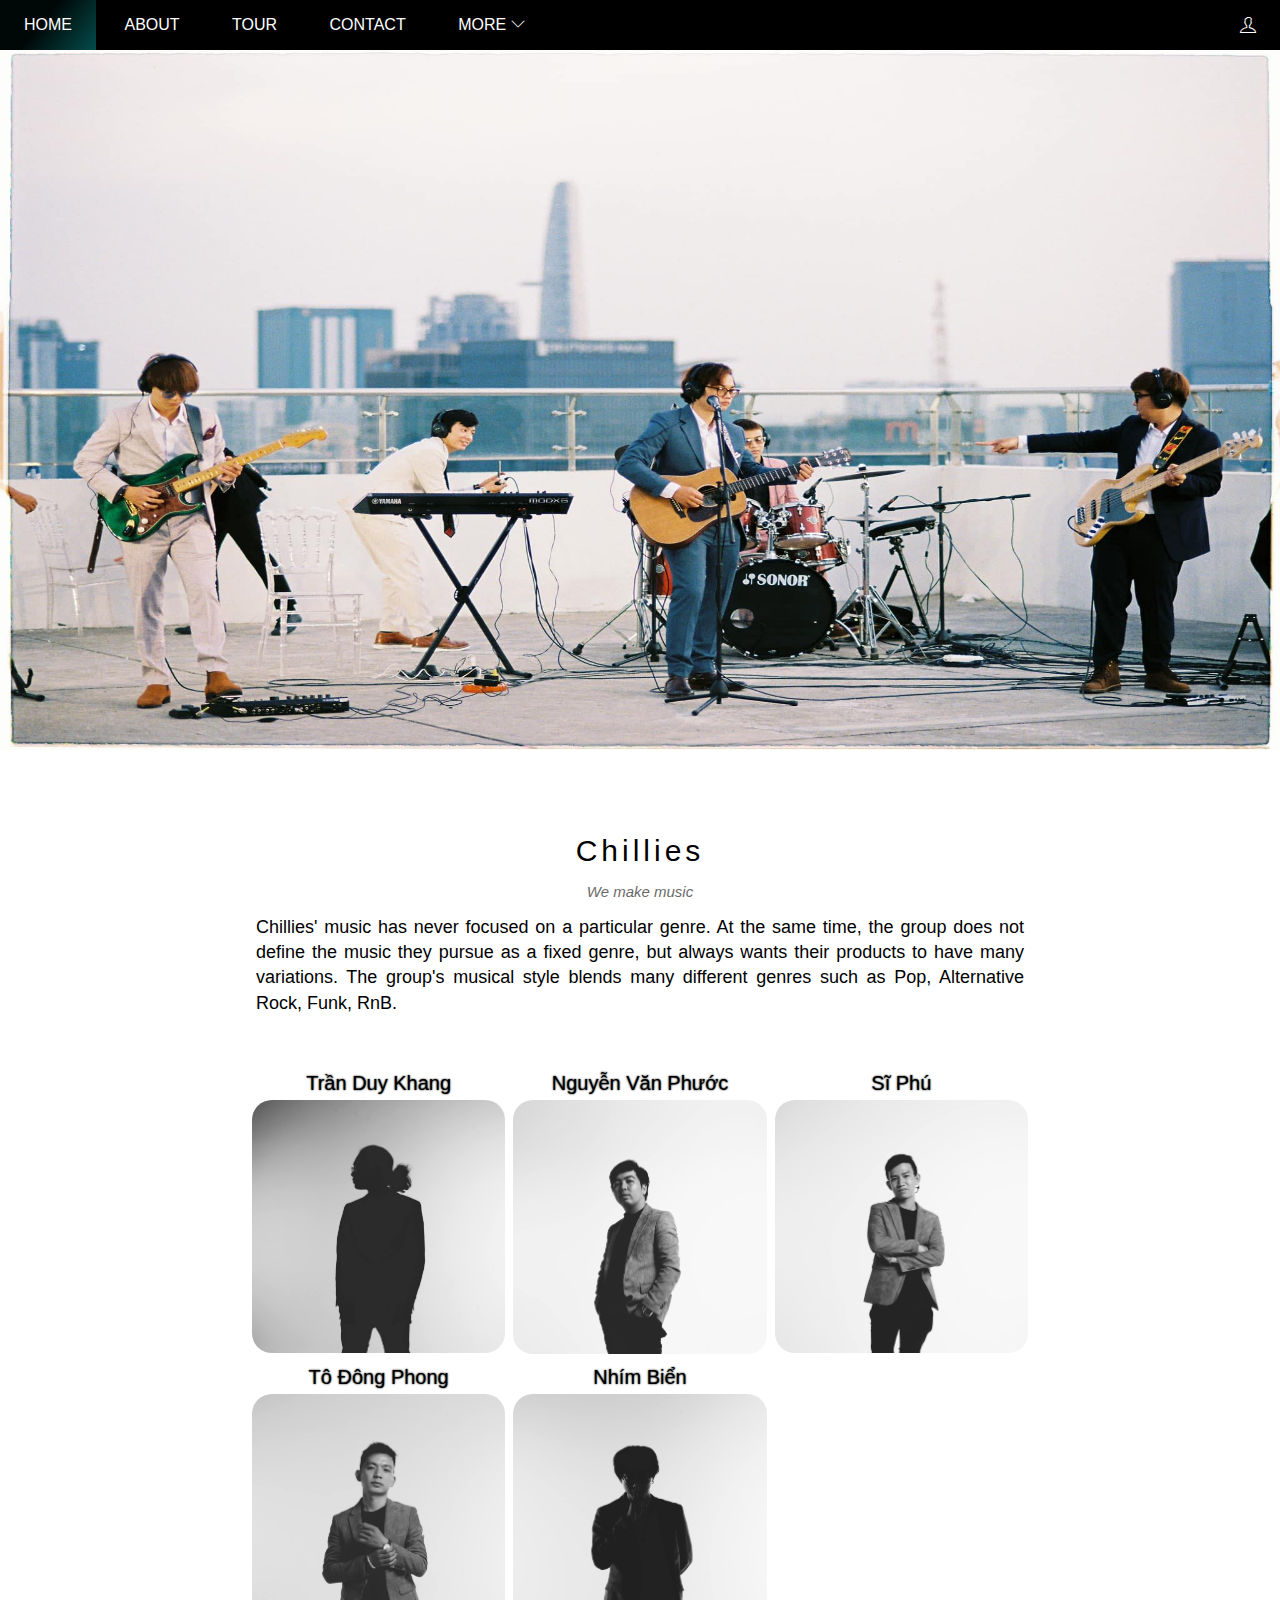
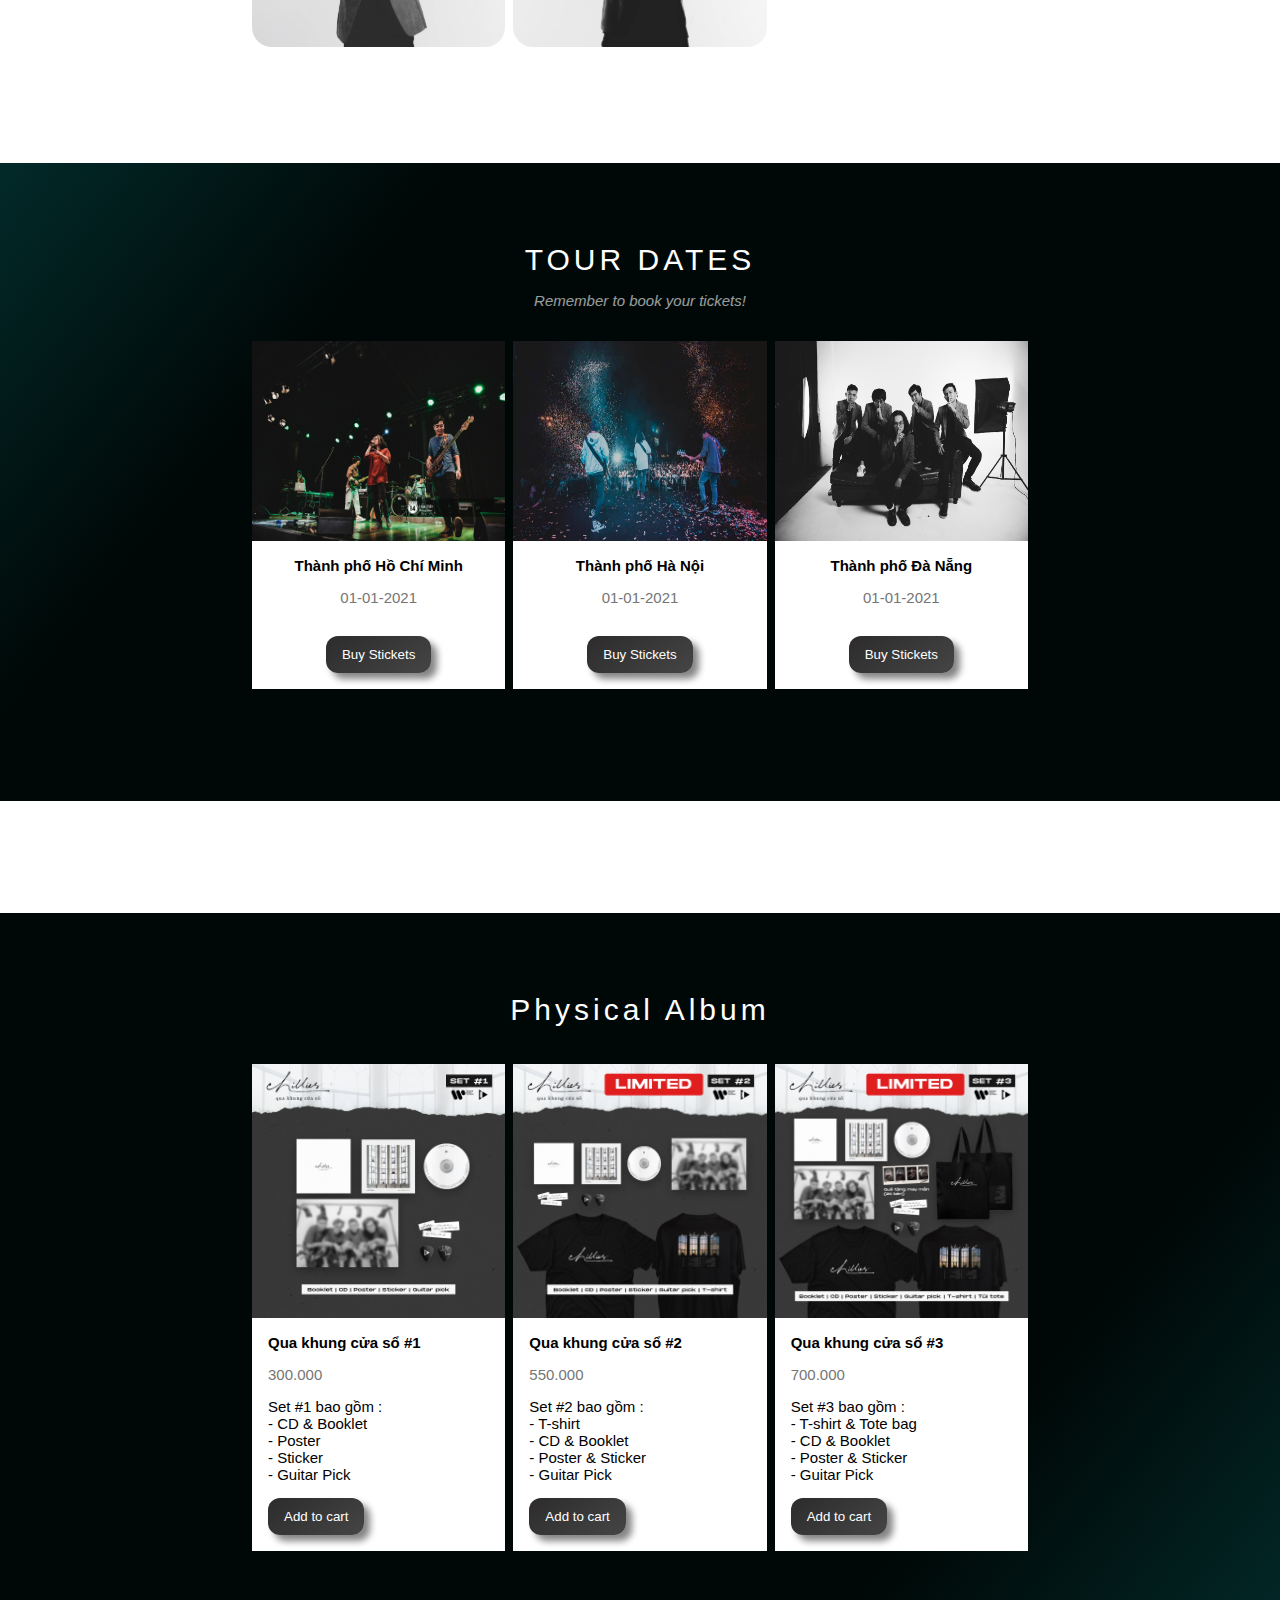
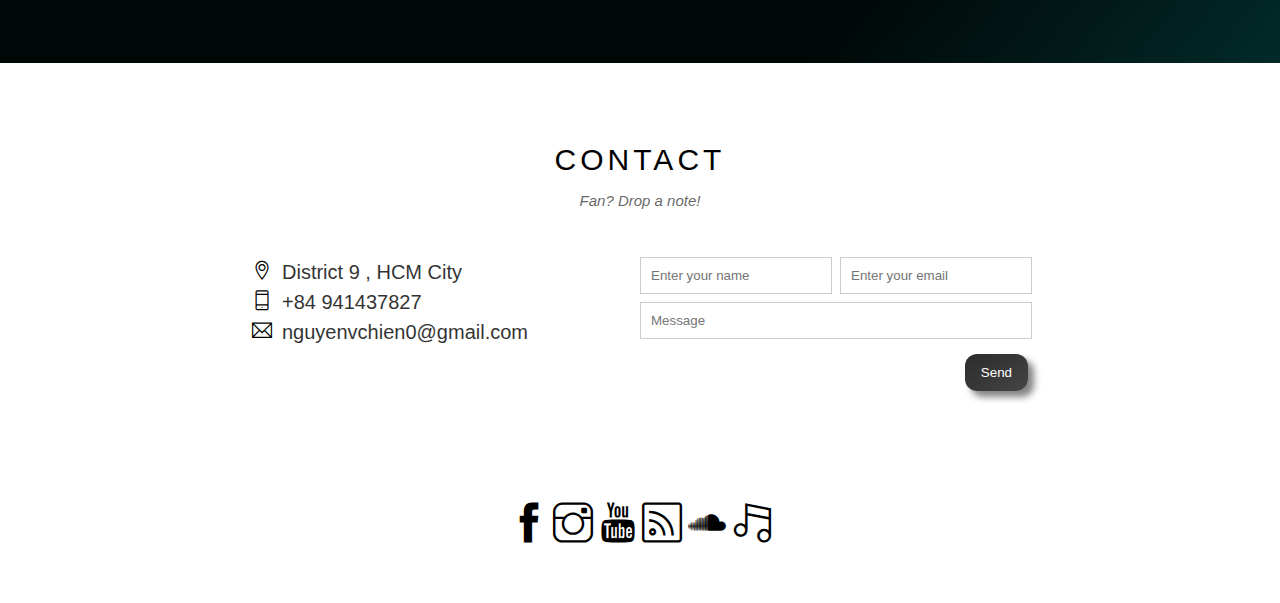
<file: index.html>
<!DOCTYPE html>
<html lang="en">
<head>  
    <meta charset="UTF-8">
    <meta http-equiv="X-UA-Compatible" content="IE=edge">
    <meta name="viewport" content="width=device-width, initial-scale=1.0">
    <title>Chillies</title>
    <link rel="icon" href="https://upload.wikimedia.org/wikipedia/vi/7/7a/Chillies.png" type="image/gif" sizes="16x16">
    <link rel="stylesheet" href="./asset/css/index.css">
    <link rel="stylesheet" href="./asset/css/responsive.css">
    <link rel="stylesheet" href="./asset/fonts/themify-icons-font/themify-icons/themify-icons.css">
</head>
<body>
    <div id="main">
        <!-- Begin header -->
        <div id="header">
            <!-- begin nav -->
            <ul id="nav">
                <li><a href="#">Home</a></li>
                <li><a href="#band">About</a></li>
                <li><a href="#tour">Tour</a></li>
                <li><a href="#contact">Contact</a></li>
                <li>
                    <a href="#">
                        More
                        <i class=" nav-arrow-down ti-angle-down"></i>
                        <ul class="subnav">
                            <li><a href="#mechandise">Merchandise</a></li>
                            <li><a href="#footer">Media</a></li>
                            <li><a href="#">Extras</a></li>
                        </ul>
                    </a>
                </li>
            </ul>
            <!-- end nav -->
            <!-- begin search -->
            <i class="user-icon ti-user"></i>
            <!-- end search -->

            <!-- Begin menu-icon -->
            <i id= "bar-icon" class="menu-icon ti-menu"></i>

            <!-- End menu-icon -->
        </div>
         <!-- End header -->

        <!-- Begin slider -->
        <div id="slider">
            <div class="slideshow-container">

                <!-- Full-width images with number and caption text -->
                <div class="mySlides fade">
                  <img src="./asset/img/Band/bcg1.jpg" style="width:100%" class="img-size">
                </div>
              
                <div class="mySlides fade">
                  <img src="./asset/img/Band/bcg2.jpg" style="width:100%" class="img-size">
                </div>
              
                <div class="mySlides fade">
                  <img src="./asset/img/Band/bgc3.jpg" style="width:100%" class="img-size">
                </div>
            
              </div>
              
            <!-- <div class="text-content">
                <h2 class="text-heading">Ho Chi Minh</h2>
                <p class="text-description">Thank you, HCM - A night we won't forget.</p>
            </div>  -->
        </div>
         <!-- End slider -->

         <!-- Begin content -->
        <div id="content">
            <!-- About Section   -->
            <div id="band" class="content-section">
                    <div class="section-heading">Chillies</div>
                    <div class="section-sub-heading">We make music</div>
                    <div class="about-text">Chillies' music has never focused on a particular genre. At the same time, the group does not define the music they pursue as a fixed genre, but always wants their products to have many variations. The group's musical style blends many different genres such as Pop, Alternative Rock, Funk, RnB.</div>
                    <div class="row members-list">
                        <div class="col col-third text-center mt-8">
                            <p class="name-member">Trần Duy Khang</p>
                            <img src="./asset/img/Band/Member_1.jpg" alt="picture" class="member-img">
                        </div>
                        <div class="col col-third text-center mt-8">
                            <p class="name-member">Nguyễn Văn Phước</p>
                            <img src="./asset/img/Band/Member_2.jpg" alt="picture" class="member-img">
                        </div>
                        <div class="col col-third text-center mt-8">
                            <p class="name-member">Sĩ Phú</p>
                            <img src="./asset/img/Band/Member_3.jpg" alt="picture" class="member-img">
                        </div>
                        <div class="col col-third text-center mt-8">
                            <p class="name-member">Tô Đông Phong</p>
                            <img src="./asset/img/Band/Member_4.jpg" alt="picture" class="member-img">
                        </div>
                        <div class="col col-third text-center mt-8">
                            <p class="name-member">Nhím Biển</p>
                            <img src="./asset/img/Band/Member_5.jpg" alt="picture" class="member-img">
                        </div>
                        
                        
                    </div>   
            </div>

            <!-- Tour Section   -->
            <div id="tour" class="tour-section">
                <div class="content-section">
                    <div class="section-heading">TOUR DATES</div>
                    <div class="section-sub-heading">Remember to book your tickets!</div>
                    <!-- Begin Places -->
                    <div class="row places-list">
                        <div class="col col-third mt-16 text-center">
                            <img src="./asset/img/Band/tour-hcm.jpg" alt="Set-1" class="place-img img-tour">
                            <div class="place-content">
                            <h3 class="place-heading">Thành phố Hồ Chí Minh</h3>
                            <p class="place-time">01-01-2021</p>
                            <p class="place-des">
                            <button class="js-buy-ticket btn btn-width">Buy Stickets</button>
                             </div>
                        </div>

                        <div class="col col-third mt-16 text-center">
                        <img src="./asset/img/Band/tour-hn.jpg" alt="Set-2" class="place-img img-tour">
                        <div class="place-content">
                            <h3 class="place-heading">Thành phố Hà Nội</h3>
                            <p class="place-time">01-01-2021</p>
                            <p class="place-des">
                            <button class="js-buy-ticket btn btn-width">Buy Stickets</button>
                        </div>
                        </div>

                        <div class="col col-third mt-16 text-center">
                        <img src="./asset/img/Band/tour-dn.jpg" alt="Set-3" class="place-img img-tour">
                        <div class="place-content">
                            <h3 class="place-heading">Thành phố Đà Nẵng</h3>
                            <p class="place-time">01-01-2021</p>
                            <p class="place-des">
                            <button class="js-buy-ticket btn btn-width">Buy Stickets</button>
                        </div>
                        </div>
                    
                    </div>
                    <!-- End Places -->
                </div>
            </div>

            <!-- Physical Album -->
            <div id="mechandise" class="mechandise-section">
                <div class="content-section">
                    <div class="section-heading">Physical Album</div>
                    <!-- Begin Places -->
                    <div class="row places-list">
                        <div class="col col-third mt-16">
                            <img src="./asset/img/Band/set-1.jpg" alt="Set-1" class="place-img">
                            <div class="place-content">
                            <h3 class="place-heading">Qua khung cửa sổ #1</h3>
                            <p class="place-cost">300.000</p>
                            <p class="place-des">Set #1 bao gồm :
                                <p>- CD & Booklet</p>
                                <p>- Poster</p>
                                <p>- Sticker</p>
                                <p>- Guitar Pick</p>
                                </p>
                            <button class="btn btn-width add-btn">Add to cart</button>
                             </div>
                        </div>

                        <div class="col col-third mt-16">
                        <img src="./asset/img/Band/set-2.jpg" alt="Set-2" class="place-img">
                        <div class="place-content">
                            <h3 class="place-heading">Qua khung cửa sổ #2</h3>
                            <p class="place-cost">550.000</p>
                            <p class="place-des">Set #2 bao gồm :
                                <p>- T-shirt</p>
                                <p>- CD & Booklet</p>
                                <p>- Poster & Sticker</p>
                                <p>- Guitar Pick</p>
                                </p>
                            <button class="btn btn-width add-btn">Add to cart</button>
                        </div>
                        </div>

                        <div class="col col-third mt-16">
                        <img src="./asset/img/Band/set-3.jpg" alt="Set-3" class="place-img">
                        <div class="place-content">
                            <h3 class="place-heading">Qua khung cửa sổ #3</h3>
                            <p class="place-cost">700.000</p>
                            <p class="place-des">Set #3 bao gồm :
                                <p>- T-shirt & Tote bag</p>
                                <p>- CD & Booklet</p>
                                <p>- Poster & Sticker</p>
                                <p>- Guitar Pick</p>
                                </p>
                            <button class="btn btn-width add-btn">Add to cart</button>
                        </div>
                        </div>
                    
                    </div>
                    <!-- End Places -->
                </div>
            </div>

            
            
            <!-- Begin Contact Section   -->
            <div id="contact" class="content-section" >
                
                <div class="section-heading">CONTACT</div>
                <div class="section-sub-heading">Fan? Drop a note!</div>
                
                <div class="row contact-content">
                    <div class="col col-half s-col-full content-info">
                        <p class="contact-info"><i class="ti-location-pin"></i><a  class="set-color" href="https://www.google.com/maps/place/Qu%E1%BA%ADn+9,+Th%C3%A0nh+ph%E1%BB%91+H%E1%BB%93+Ch%C3%AD+Minh,+Vi%E1%BB%87t+Nam/@10.8295542,106.748563,12z/data=!3m1!4b1!4m5!3m4!1s0x3175275b3a69ce75:0xfc7063168fc12eaf!8m2!3d10.8428402!4d106.8286851?hl=vi-VN" target = "_ blank">District 9 , HCM City</a></p>
                        <p class="contact-info"><i class="ti-mobile"></i><a  class="set-color" href="tel:+84 941437827">+84 941437827</a></p>
                        <p class="contact-info"><i class="ti-email"></i><a  class="set-color" href="mailto:nguyenvchien0@gmail.com">nguyenvchien0@gmail.com</a></p>
                    </div>
                    <div class="col  col-half s-col-full contact-form">
                        <!-- action de trong vi chua xu ly truyen du lieu -->
                        <form action="">
                            <div class="row">
                                <div class="col col-half s-col-full mt-8-mobile">
                                    <input type="text" name="" placeholder="Enter your name" required class="form-control">
                                </div>
                                <div class="col col-half s-col-full mt-8-mobile">
                                    <input type="email" name="" placeholder="Enter your email" required class="form-control">
                                </div>
                            </div>
                            
                            <div class="row">
                                <div class="col col-full">
                                    <input type="text" name="" placeholder="Message" required class="mt-8 form-control">
                                </div>
                            </div>
                            
                            <div>
                                <button class="mt-16 btn btn:hover pull-right btn-send" type="submit">Send</button>
                            </div>
                        </form>
                    </div>
                </div>  

                
            </div>
            <!-- End Contact Section   -->
        </div>
        <!-- End content -->
        
        <div id="footer">
            <div class="content-footer">
                <div class="social-list">
                    <a href="https://www.facebook.com/chilliesmusic/" target="_ blank"><i class="ti-facebook"></i></a>
                    <a href="https://www.instagram.com/chilliesmusic/" target="_ blank"><i class="ti-instagram"></i></a>
                    <a href="https://www.youtube.com/channel/UCLOCzuU5ddDqvd_e3qpomZQ" target="_ blank"><i class="ti-youtube"></i></a>
                    <a href="https://open.spotify.com/artist/2xvW7dgL1640K8exTcRMS4" target="_ blank"><i class="ti-rss"></i></a>
                    <a href="https://soundcloud.com/chilliesmusic2017" target="_ blank"><i class="ti-soundcloud"></i></a>
                    <a href="https://music.apple.com/vn/album/1565122644?app=itunes&at=1l3vpUI&lId=23006356&cId=none&sr=1&src=Linkfire&itscg=30440&itsct=catchall_p1&ct=LFV_69fd99c5f1170d1f736ce6c21473e22c&ls=1&fbclid=IwAR16GqnNZCheWBCeJRkVgIU9XybTM_Yf_IGGtpNKqINzS8ONkf-FtaOpcig" target="_ blank"><i class="ti-music-alt"></i></a>
                </div>
            </div>
        </div>
        
    </div> 

    <div class="modal js-modal">
        <div class="modal-container js-modal-container">
            <div class="modal-close js-modal-close">
                <i class="ti-close"></i>
            </div>

            <header class="modal-header">
                <i class="modal-ticket ti-ticket"></i>
                Tickets
            </header>

            <div class="modal-body">
                <label for="quantity" class="modal-label">
                    <i class="ti-shopping-cart"></i>
                    Tickets, $15 per person
                </label>
                <input id='quantity' type="number" min ='0' max ='20' class ='modal-input' required ='' placeholder='How many?'>

                <label for="email-modal" class="modal-label">
                    <i class="ti-user"></i>
                    Send to
                </label>
                <input id='email-modal' type="email" class ='modal-input' required ='' placeholder='Enter your email'>

                <div class="modal-pay">
                    <button class="modal-btn-pay js-modal-btn-pay" type ='submit'>Pay
                        <i class="ti-check"></i>
                    </button>
                </div>
            </div>

        </div>
    </div>

    <script src="./asset/index.js"></script>
</body>
</html>
</file>
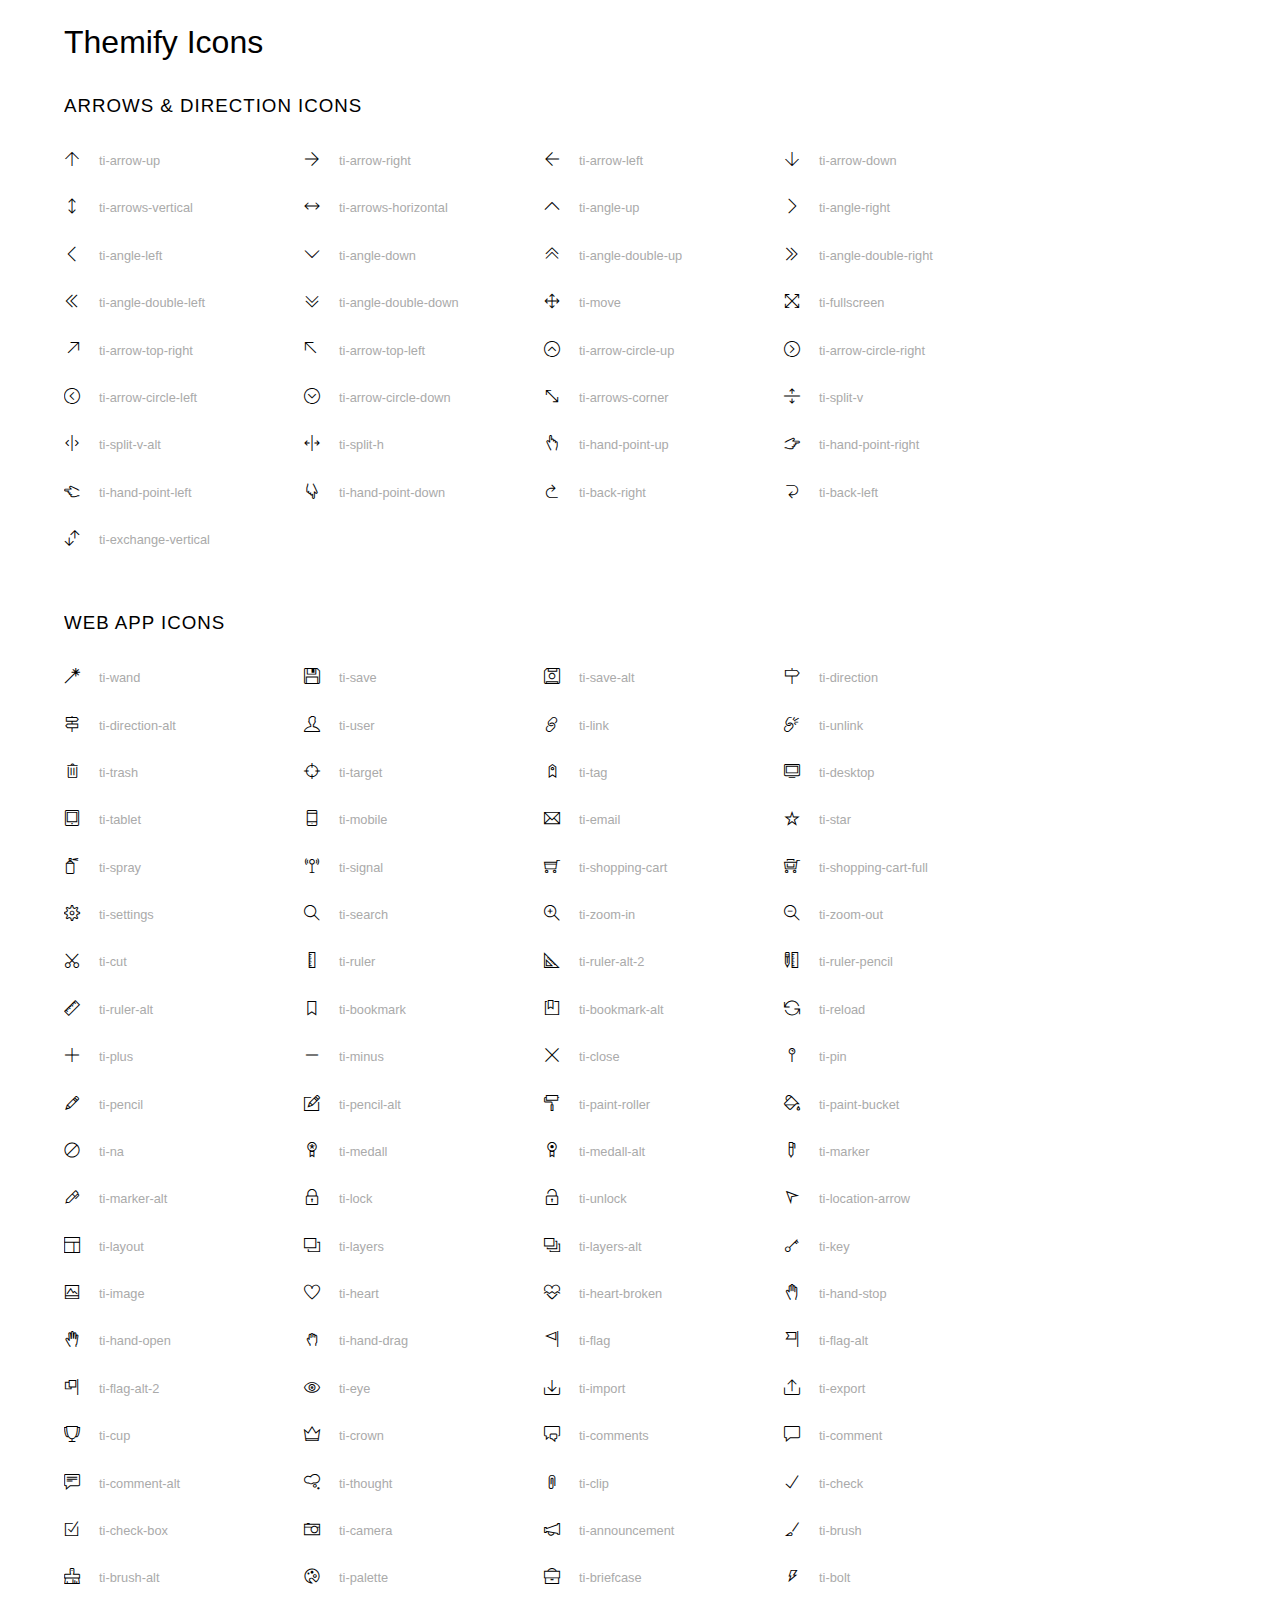
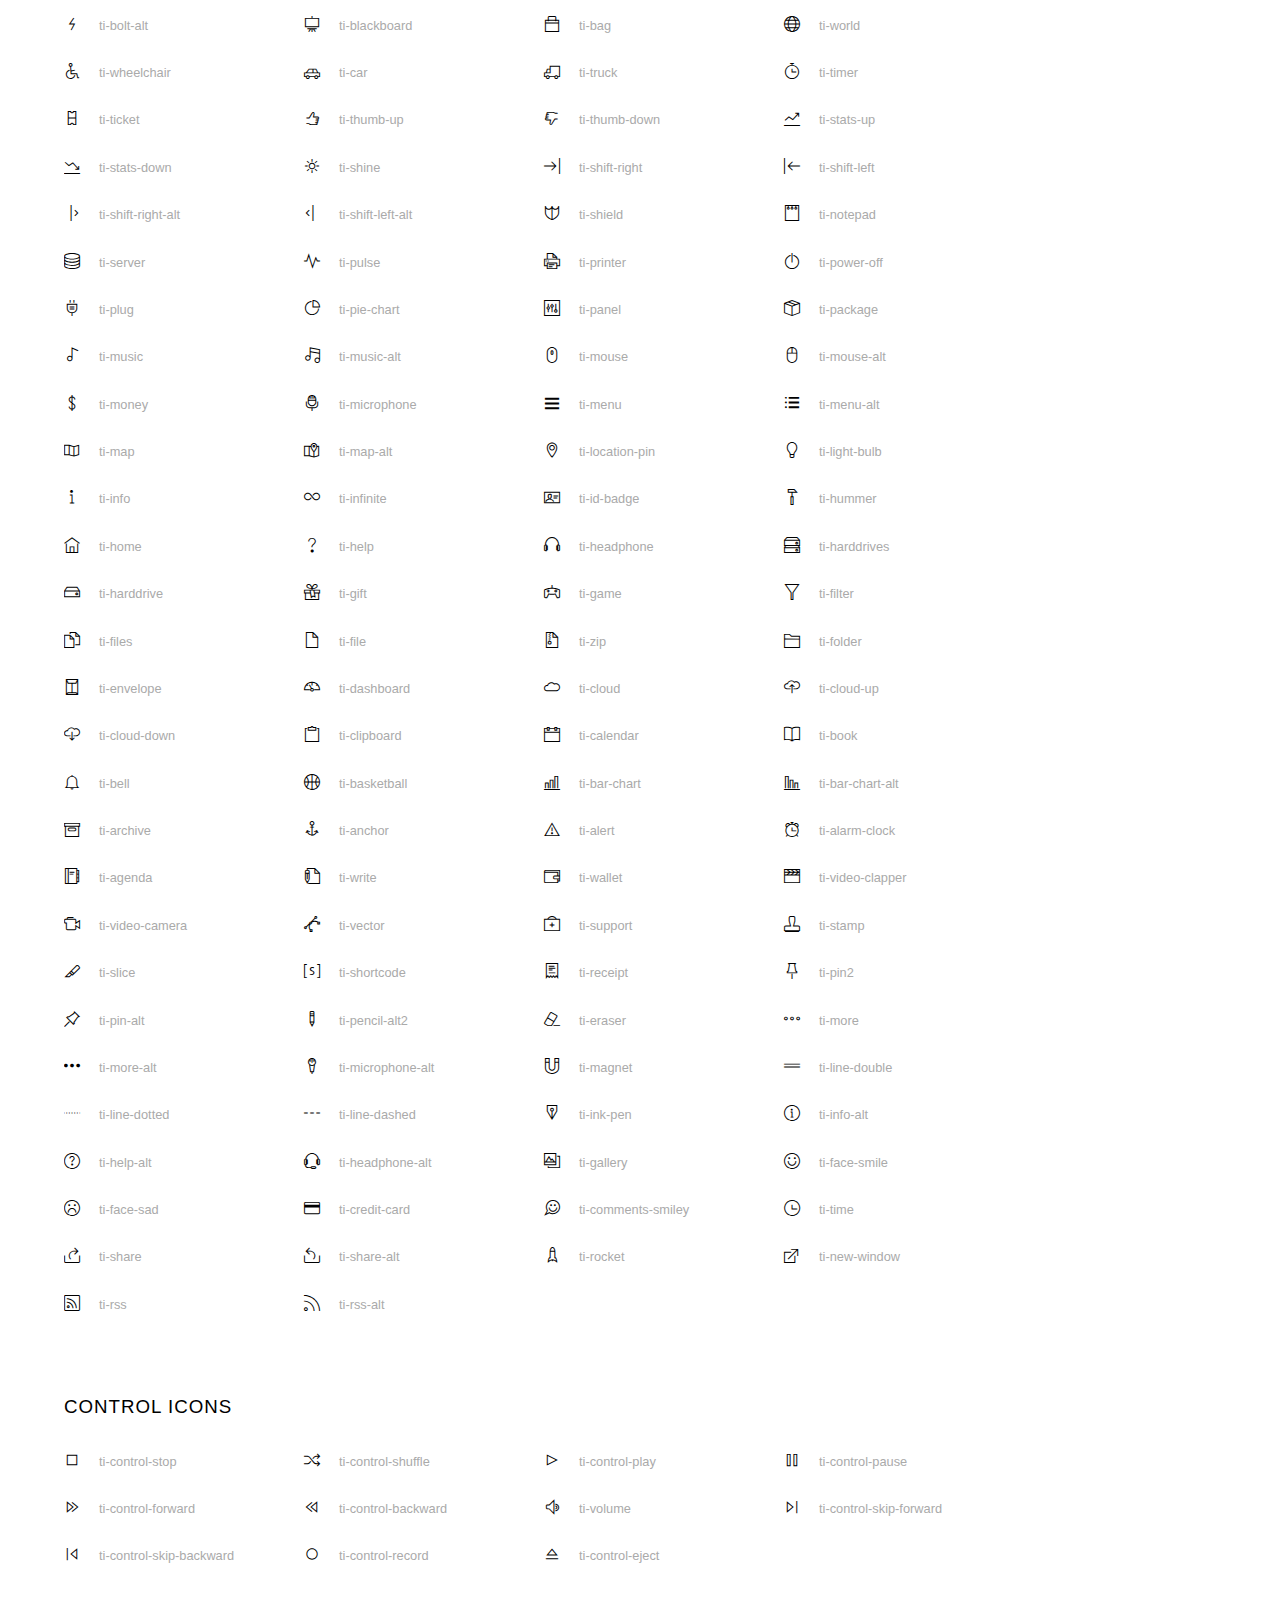
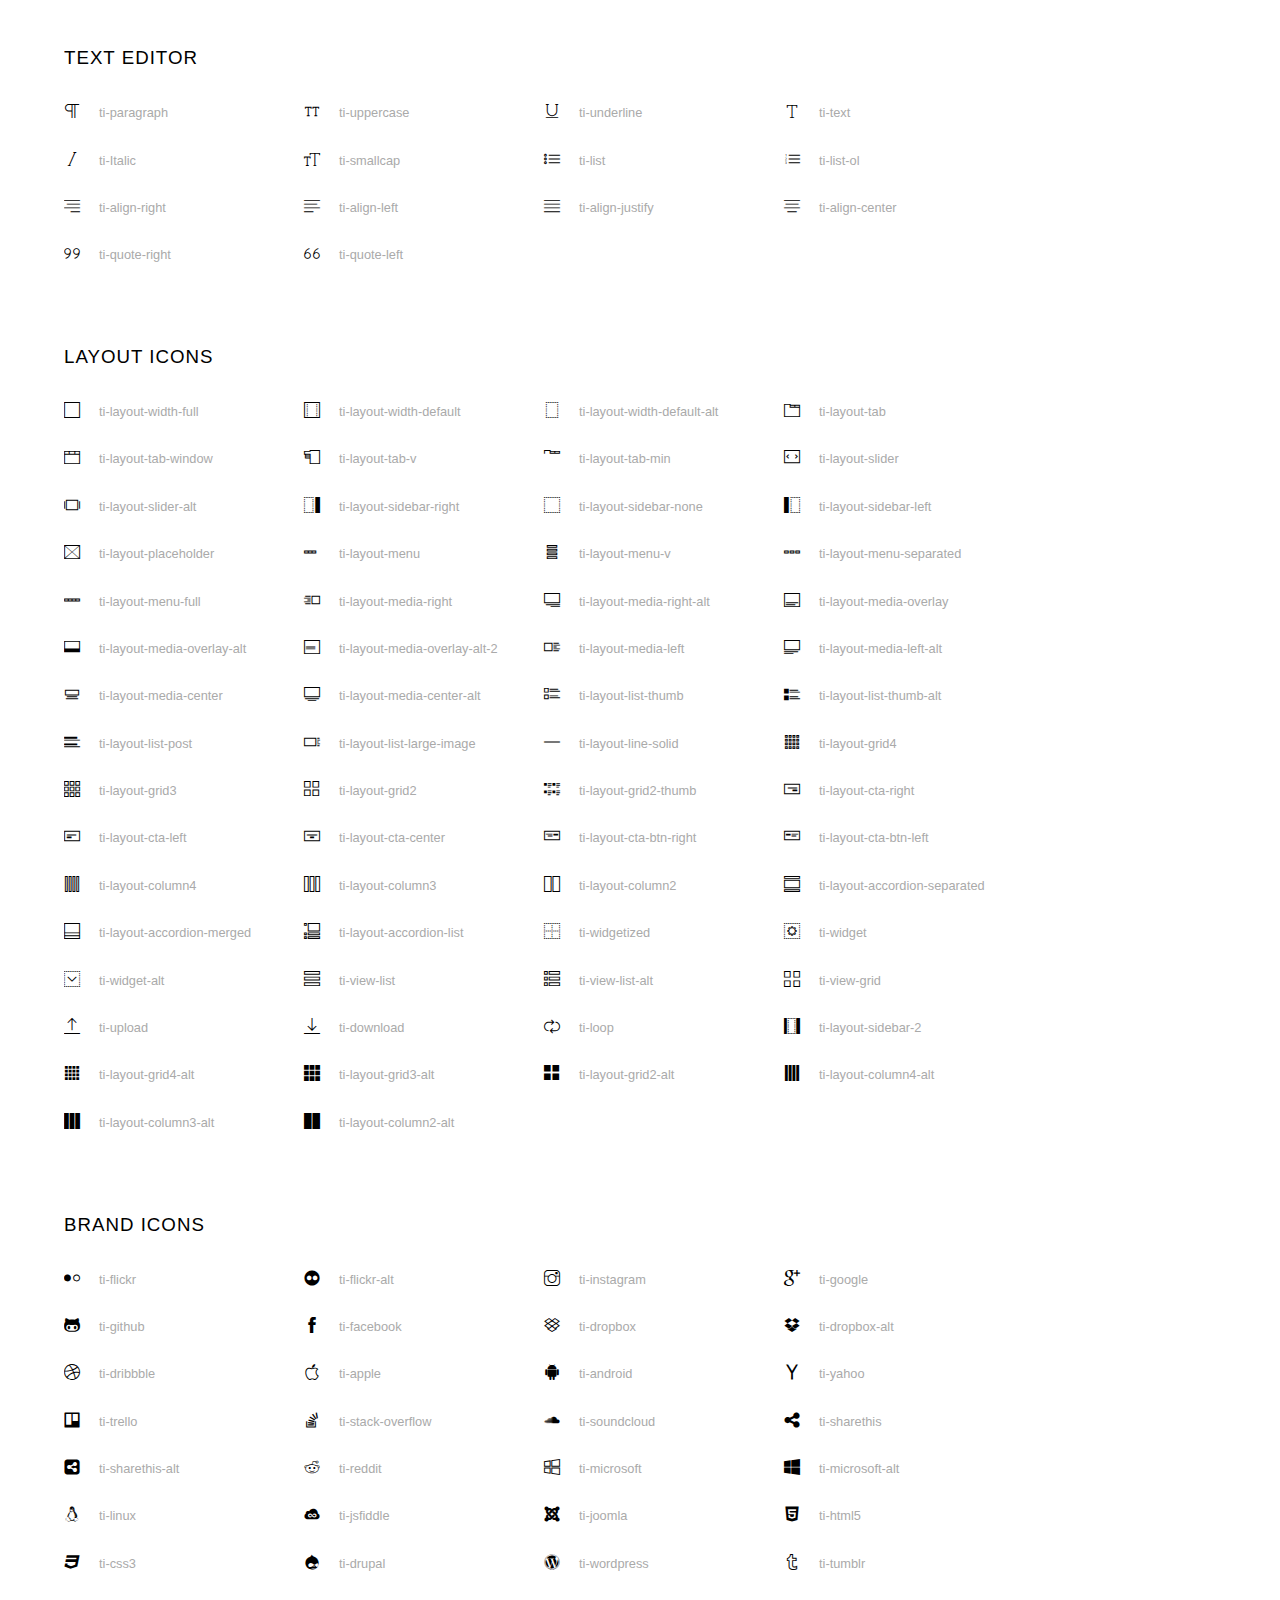
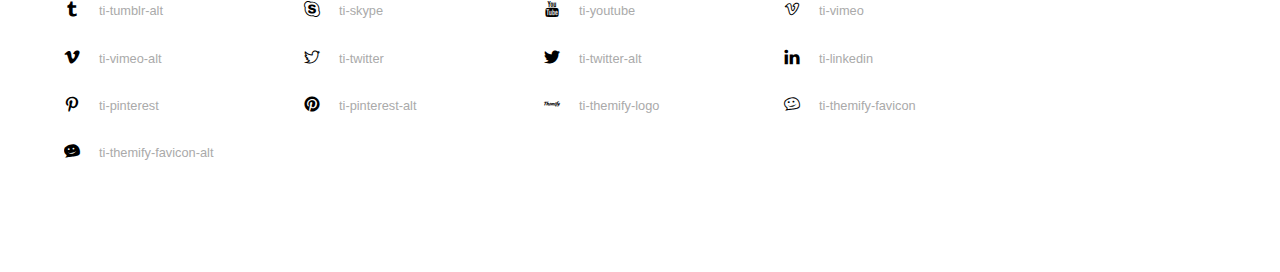
<file: asset/fonts/themify-icons-font/themify-icons/index.html>
<!doctype html>
<html>
<head>
	<meta charset="utf-8">
	<title>Themify Icon Font</title>
	<meta name="viewport" content="width=device-width">
	<link rel="stylesheet" href="demo-files/demo.css">
	<link rel="stylesheet" href="themify-icons.css">
	<!--[if lt IE 8]><!-->
	<link rel="stylesheet" href="ie7/ie7.css">
	<!--<![endif]-->
</head>
<body>
	<h1>Themify Icons</h1>

	<div class="icon-section">

		<div class="icon-section">
			<h3>Arrows &amp; Direction Icons </h3>

			<div class="icon-container">
				<span class="ti-arrow-up"></span><span class="icon-name"> ti-arrow-up</span>
			</div>
			<div class="icon-container">
				<span class="ti-arrow-right"></span><span class="icon-name"> ti-arrow-right</span>
			</div>
			<div class="icon-container">
				<span class="ti-arrow-left"></span><span class="icon-name"> ti-arrow-left</span>
			</div>
			<div class="icon-container">
				<span class="ti-arrow-down"></span><span class="icon-name"> ti-arrow-down</span>
			</div>
			<div class="icon-container">
				<span class="ti-arrows-vertical"></span><span class="icon-name"> ti-arrows-vertical</span>
			</div>
			<div class="icon-container">
				<span class="ti-arrows-horizontal"></span><span class="icon-name"> ti-arrows-horizontal</span>
			</div>
			<div class="icon-container">
				<span class="ti-angle-up"></span><span class="icon-name"> ti-angle-up</span>
			</div>
			<div class="icon-container">
				<span class="ti-angle-right"></span><span class="icon-name"> ti-angle-right</span>
			</div>
			<div class="icon-container">
				<span class="ti-angle-left"></span><span class="icon-name"> ti-angle-left</span>
			</div>
			<div class="icon-container">
				<span class="ti-angle-down"></span><span class="icon-name"> ti-angle-down</span>
			</div>	
			<div class="icon-container">
				<span class="ti-angle-double-up"></span><span class="icon-name"> ti-angle-double-up</span>
			</div>
			<div class="icon-container">
				<span class="ti-angle-double-right"></span><span class="icon-name"> ti-angle-double-right</span>
			</div>
			<div class="icon-container">
				<span class="ti-angle-double-left"></span><span class="icon-name"> ti-angle-double-left</span>
			</div>
			<div class="icon-container">
				<span class="ti-angle-double-down"></span><span class="icon-name"> ti-angle-double-down</span>
			</div>					
			<div class="icon-container">
				<span class="ti-move"></span><span class="icon-name"> ti-move</span>
			</div>
			<div class="icon-container">
				<span class="ti-fullscreen"></span><span class="icon-name"> ti-fullscreen</span>
			</div>
			<div class="icon-container">
				<span class="ti-arrow-top-right"></span><span class="icon-name"> ti-arrow-top-right</span>
			</div>
			<div class="icon-container">
				<span class="ti-arrow-top-left"></span><span class="icon-name"> ti-arrow-top-left</span>
			</div>
			<div class="icon-container">
				<span class="ti-arrow-circle-up"></span><span class="icon-name"> ti-arrow-circle-up</span>
			</div>
			<div class="icon-container">
				<span class="ti-arrow-circle-right"></span><span class="icon-name"> ti-arrow-circle-right</span>
			</div>
			<div class="icon-container">
				<span class="ti-arrow-circle-left"></span><span class="icon-name"> ti-arrow-circle-left</span>
			</div>
			<div class="icon-container">
				<span class="ti-arrow-circle-down"></span><span class="icon-name"> ti-arrow-circle-down</span>
			</div>
			<div class="icon-container">
				<span class="ti-arrows-corner"></span><span class="icon-name"> ti-arrows-corner</span>
			</div>
			<div class="icon-container">
				<span class="ti-split-v"></span><span class="icon-name"> ti-split-v</span>
			</div>

			<div class="icon-container">
				<span class="ti-split-v-alt"></span><span class="icon-name"> ti-split-v-alt</span>
			</div>
			<div class="icon-container">
				<span class="ti-split-h"></span><span class="icon-name"> ti-split-h</span>
			</div>
			<div class="icon-container">
				<span class="ti-hand-point-up"></span><span class="icon-name"> ti-hand-point-up</span>
			</div>
			<div class="icon-container">
				<span class="ti-hand-point-right"></span><span class="icon-name"> ti-hand-point-right</span>
			</div>
			<div class="icon-container">
				<span class="ti-hand-point-left"></span><span class="icon-name"> ti-hand-point-left</span>
			</div>
			<div class="icon-container">
				<span class="ti-hand-point-down"></span><span class="icon-name"> ti-hand-point-down</span>
			</div>
			<div class="icon-container">
				<span class="ti-back-right"></span><span class="icon-name"> ti-back-right</span>
			</div>
			<div class="icon-container">
				<span class="ti-back-left"></span><span class="icon-name"> ti-back-left</span>
			</div>
			<div class="icon-container">
				<span class="ti-exchange-vertical"></span><span class="icon-name"> ti-exchange-vertical</span>
			</div>

		</div> <!-- Arrows Icons -->



		<h3>Web App Icons</h3>
		
		<div class="icon-section">

			<div class="icon-container">
				<span class="ti-wand"></span><span class="icon-name"> ti-wand</span>
			</div>
			<div class="icon-container">
				<span class="ti-save"></span><span class="icon-name"> ti-save</span>
			</div>
			<div class="icon-container">
				<span class="ti-save-alt"></span><span class="icon-name"> ti-save-alt</span>
			</div>

			<div class="icon-container">
				<span class="ti-direction"></span><span class="icon-name"> ti-direction</span>
			</div>
			<div class="icon-container">
				<span class="ti-direction-alt"></span><span class="icon-name"> ti-direction-alt</span>
			</div>
			<div class="icon-container">
				<span class="ti-user"></span><span class="icon-name"> ti-user</span>
			</div>
			<div class="icon-container">
				<span class="ti-link"></span><span class="icon-name"> ti-link</span>
			</div>
			<div class="icon-container">
				<span class="ti-unlink"></span><span class="icon-name"> ti-unlink</span>
			</div>
			<div class="icon-container">
				<span class="ti-trash"></span><span class="icon-name"> ti-trash</span>
			</div>
			<div class="icon-container">
				<span class="ti-target"></span><span class="icon-name"> ti-target</span>
			</div>
			<div class="icon-container">
				<span class="ti-tag"></span><span class="icon-name"> ti-tag</span>
			</div>
			<div class="icon-container">
				<span class="ti-desktop"></span><span class="icon-name"> ti-desktop</span>
			</div>
			<div class="icon-container">
				<span class="ti-tablet"></span><span class="icon-name"> ti-tablet</span>
			</div>
			<div class="icon-container">
				<span class="ti-mobile"></span><span class="icon-name"> ti-mobile</span>
			</div>
			<div class="icon-container">
				<span class="ti-email"></span><span class="icon-name"> ti-email</span>
			</div>	
			<div class="icon-container">
				<span class="ti-star"></span><span class="icon-name"> ti-star</span>
			</div>
			<div class="icon-container">
				<span class="ti-spray"></span><span class="icon-name"> ti-spray</span>
			</div>
			<div class="icon-container">
				<span class="ti-signal"></span><span class="icon-name"> ti-signal</span>
			</div>
			<div class="icon-container">
				<span class="ti-shopping-cart"></span><span class="icon-name"> ti-shopping-cart</span>
			</div>
			<div class="icon-container">
				<span class="ti-shopping-cart-full"></span><span class="icon-name"> ti-shopping-cart-full</span>
			</div>
			<div class="icon-container">
				<span class="ti-settings"></span><span class="icon-name"> ti-settings</span>
			</div>
			<div class="icon-container">
				<span class="ti-search"></span><span class="icon-name"> ti-search</span>
			</div>
			<div class="icon-container">
				<span class="ti-zoom-in"></span><span class="icon-name"> ti-zoom-in</span>
			</div>
			<div class="icon-container">
				<span class="ti-zoom-out"></span><span class="icon-name"> ti-zoom-out</span>
			</div>
			<div class="icon-container">
				<span class="ti-cut"></span><span class="icon-name"> ti-cut</span>
			</div>
			<div class="icon-container">
				<span class="ti-ruler"></span><span class="icon-name"> ti-ruler</span>
			</div>
			<div class="icon-container">
				<span class="ti-ruler-alt-2"></span><span class="icon-name"> ti-ruler-alt-2</span>
			</div>			
			<div class="icon-container">
				<span class="ti-ruler-pencil"></span><span class="icon-name"> ti-ruler-pencil</span>
			</div>
			<div class="icon-container">
				<span class="ti-ruler-alt"></span><span class="icon-name"> ti-ruler-alt</span>
			</div>
			<div class="icon-container">
				<span class="ti-bookmark"></span><span class="icon-name"> ti-bookmark</span>
			</div>
			<div class="icon-container">
				<span class="ti-bookmark-alt"></span><span class="icon-name"> ti-bookmark-alt</span>
			</div>
			<div class="icon-container">
				<span class="ti-reload"></span><span class="icon-name"> ti-reload</span>
			</div>
			<div class="icon-container">
				<span class="ti-plus"></span><span class="icon-name"> ti-plus</span>
			</div>
			<div class="icon-container">
				<span class="ti-minus"></span><span class="icon-name"> ti-minus</span>
			</div>
			<div class="icon-container">
				<span class="ti-close"></span><span class="icon-name"> ti-close</span>
			</div>			
			<div class="icon-container">
				<span class="ti-pin"></span><span class="icon-name"> ti-pin</span>
			</div>
			<div class="icon-container">
				<span class="ti-pencil"></span><span class="icon-name"> ti-pencil</span>
			</div>
					
		  	<div class="icon-container">
				<span class="ti-pencil-alt"></span><span class="icon-name"> ti-pencil-alt</span>
			</div>
			<div class="icon-container">
				<span class="ti-paint-roller"></span><span class="icon-name"> ti-paint-roller</span>
			</div>
			<div class="icon-container">
				<span class="ti-paint-bucket"></span><span class="icon-name"> ti-paint-bucket</span>
			</div>
			<div class="icon-container">
				<span class="ti-na"></span><span class="icon-name"> ti-na</span>
			</div>
			<div class="icon-container">
				<span class="ti-medall"></span><span class="icon-name"> ti-medall</span>
			</div>
			<div class="icon-container">
				<span class="ti-medall-alt"></span><span class="icon-name"> ti-medall-alt</span>
			</div>
			<div class="icon-container">
				<span class="ti-marker"></span><span class="icon-name"> ti-marker</span>
			</div>
			<div class="icon-container">
				<span class="ti-marker-alt"></span><span class="icon-name"> ti-marker-alt</span>
			</div>

			<div class="icon-container">
				<span class="ti-lock"></span><span class="icon-name"> ti-lock</span>
			</div>
			<div class="icon-container">
				<span class="ti-unlock"></span><span class="icon-name"> ti-unlock</span>
			</div>
			<div class="icon-container">
				<span class="ti-location-arrow"></span><span class="icon-name"> ti-location-arrow</span>
			</div>
			<div class="icon-container">
				<span class="ti-layout"></span><span class="icon-name"> ti-layout</span>
			</div>
			<div class="icon-container">
				<span class="ti-layers"></span><span class="icon-name"> ti-layers</span>
			</div>
			<div class="icon-container">
				<span class="ti-layers-alt"></span><span class="icon-name"> ti-layers-alt</span>
			</div>
			<div class="icon-container">
				<span class="ti-key"></span><span class="icon-name"> ti-key</span>
			</div>
			<div class="icon-container">
				<span class="ti-image"></span><span class="icon-name"> ti-image</span>
			</div>
			<div class="icon-container">
				<span class="ti-heart"></span><span class="icon-name"> ti-heart</span>
			</div>
			<div class="icon-container">
				<span class="ti-heart-broken"></span><span class="icon-name"> ti-heart-broken</span>
			</div>
			<div class="icon-container">
				<span class="ti-hand-stop"></span><span class="icon-name"> ti-hand-stop</span>
			</div>
			<div class="icon-container">
				<span class="ti-hand-open"></span><span class="icon-name"> ti-hand-open</span>
			</div>
			<div class="icon-container">
				<span class="ti-hand-drag"></span><span class="icon-name"> ti-hand-drag</span>
			</div>
			<div class="icon-container">
				<span class="ti-flag"></span><span class="icon-name"> ti-flag</span>
			</div>
			<div class="icon-container">
				<span class="ti-flag-alt"></span><span class="icon-name"> ti-flag-alt</span>
			</div>
			<div class="icon-container">
				<span class="ti-flag-alt-2"></span><span class="icon-name"> ti-flag-alt-2</span>
			</div>
			<div class="icon-container">
				<span class="ti-eye"></span><span class="icon-name"> ti-eye</span>
			</div>
			<div class="icon-container">
				<span class="ti-import"></span><span class="icon-name"> ti-import</span>
			</div>			
			<div class="icon-container">
				<span class="ti-export"></span><span class="icon-name"> ti-export</span>
			</div>
			<div class="icon-container">
				<span class="ti-cup"></span><span class="icon-name"> ti-cup</span>
			</div>
			<div class="icon-container">
				<span class="ti-crown"></span><span class="icon-name"> ti-crown</span>
			</div>
			<div class="icon-container">
				<span class="ti-comments"></span><span class="icon-name"> ti-comments</span>
			</div>
			<div class="icon-container">
				<span class="ti-comment"></span><span class="icon-name"> ti-comment</span>
			</div>
			<div class="icon-container">
				<span class="ti-comment-alt"></span><span class="icon-name"> ti-comment-alt</span>
			</div>
			<div class="icon-container">
				<span class="ti-thought"></span><span class="icon-name"> ti-thought</span>
			</div>			
			<div class="icon-container">
				<span class="ti-clip"></span><span class="icon-name"> ti-clip</span>
			</div>

			<div class="icon-container">
				<span class="ti-check"></span><span class="icon-name"> ti-check</span>
			</div>
			<div class="icon-container">
				<span class="ti-check-box"></span><span class="icon-name"> ti-check-box</span>
			</div>
			<div class="icon-container">
				<span class="ti-camera"></span><span class="icon-name"> ti-camera</span>
			</div>
			<div class="icon-container">
				<span class="ti-announcement"></span><span class="icon-name"> ti-announcement</span>
			</div>
			<div class="icon-container">
				<span class="ti-brush"></span><span class="icon-name"> ti-brush</span>
			</div>
			<div class="icon-container">
				<span class="ti-brush-alt"></span><span class="icon-name"> ti-brush-alt</span>
			</div>
			<div class="icon-container">
				<span class="ti-palette"></span><span class="icon-name"> ti-palette</span>
			</div>			
			<div class="icon-container">
				<span class="ti-briefcase"></span><span class="icon-name"> ti-briefcase</span>
			</div>
			<div class="icon-container">
				<span class="ti-bolt"></span><span class="icon-name"> ti-bolt</span>
			</div>
			<div class="icon-container">
				<span class="ti-bolt-alt"></span><span class="icon-name"> ti-bolt-alt</span>
			</div>
			<div class="icon-container">
				<span class="ti-blackboard"></span><span class="icon-name"> ti-blackboard</span>
			</div>
			<div class="icon-container">
				<span class="ti-bag"></span><span class="icon-name"> ti-bag</span>
			</div>
			<div class="icon-container">
				<span class="ti-world"></span><span class="icon-name"> ti-world</span>
			</div>
			<div class="icon-container">
				<span class="ti-wheelchair"></span><span class="icon-name"> ti-wheelchair</span>
			</div>
			<div class="icon-container">
				<span class="ti-car"></span><span class="icon-name"> ti-car</span>
			</div>
			<div class="icon-container">
				<span class="ti-truck"></span><span class="icon-name"> ti-truck</span>
			</div>
			<div class="icon-container">
				<span class="ti-timer"></span><span class="icon-name"> ti-timer</span>
			</div>
			<div class="icon-container">
				<span class="ti-ticket"></span><span class="icon-name"> ti-ticket</span>
			</div>
			<div class="icon-container">
				<span class="ti-thumb-up"></span><span class="icon-name"> ti-thumb-up</span>
			</div>
			<div class="icon-container">
				<span class="ti-thumb-down"></span><span class="icon-name"> ti-thumb-down</span>
			</div>

			<div class="icon-container">
				<span class="ti-stats-up"></span><span class="icon-name"> ti-stats-up</span>
			</div>
			<div class="icon-container">
				<span class="ti-stats-down"></span><span class="icon-name"> ti-stats-down</span>
			</div>
			<div class="icon-container">
				<span class="ti-shine"></span><span class="icon-name"> ti-shine</span>
			</div>
			<div class="icon-container">
				<span class="ti-shift-right"></span><span class="icon-name"> ti-shift-right</span>
			</div>
			<div class="icon-container">
				<span class="ti-shift-left"></span><span class="icon-name"> ti-shift-left</span>
			</div>

			<div class="icon-container">
				<span class="ti-shift-right-alt"></span><span class="icon-name"> ti-shift-right-alt</span>
			</div>
			<div class="icon-container">
				<span class="ti-shift-left-alt"></span><span class="icon-name"> ti-shift-left-alt</span>
			</div>
			<div class="icon-container">
				<span class="ti-shield"></span><span class="icon-name"> ti-shield</span>
			</div>
			<div class="icon-container">
				<span class="ti-notepad"></span><span class="icon-name"> ti-notepad</span>
			</div>
			<div class="icon-container">
				<span class="ti-server"></span><span class="icon-name"> ti-server</span>
			</div>

			<div class="icon-container">
				<span class="ti-pulse"></span><span class="icon-name"> ti-pulse</span>
			</div>
			<div class="icon-container">
				<span class="ti-printer"></span><span class="icon-name"> ti-printer</span>
			</div>
			<div class="icon-container">
				<span class="ti-power-off"></span><span class="icon-name"> ti-power-off</span>
			</div>
			<div class="icon-container">
				<span class="ti-plug"></span><span class="icon-name"> ti-plug</span>
			</div>
			<div class="icon-container">
				<span class="ti-pie-chart"></span><span class="icon-name"> ti-pie-chart</span>
			</div>

			<div class="icon-container">
				<span class="ti-panel"></span><span class="icon-name"> ti-panel</span>
			</div>
			<div class="icon-container">
				<span class="ti-package"></span><span class="icon-name"> ti-package</span>
			</div>
			<div class="icon-container">
				<span class="ti-music"></span><span class="icon-name"> ti-music</span>
			</div>
			<div class="icon-container">
				<span class="ti-music-alt"></span><span class="icon-name"> ti-music-alt</span>
			</div>
			<div class="icon-container">
				<span class="ti-mouse"></span><span class="icon-name"> ti-mouse</span>
			</div>
			<div class="icon-container">
				<span class="ti-mouse-alt"></span><span class="icon-name"> ti-mouse-alt</span>
			</div>
			<div class="icon-container">
				<span class="ti-money"></span><span class="icon-name"> ti-money</span>
			</div>
			<div class="icon-container">
				<span class="ti-microphone"></span><span class="icon-name"> ti-microphone</span>
			</div>
			<div class="icon-container">
				<span class="ti-menu"></span><span class="icon-name"> ti-menu</span>
			</div>
			<div class="icon-container">
				<span class="ti-menu-alt"></span><span class="icon-name"> ti-menu-alt</span>
			</div>
			<div class="icon-container">
				<span class="ti-map"></span><span class="icon-name"> ti-map</span>
			</div>
			<div class="icon-container">
				<span class="ti-map-alt"></span><span class="icon-name"> ti-map-alt</span>
			</div>

			<div class="icon-container">
				<span class="ti-location-pin"></span><span class="icon-name"> ti-location-pin</span>
			</div>

			<div class="icon-container">
				<span class="ti-light-bulb"></span><span class="icon-name"> ti-light-bulb</span>
			</div>
			<div class="icon-container">
				<span class="ti-info"></span><span class="icon-name"> ti-info</span>
			</div>
			<div class="icon-container">
				<span class="ti-infinite"></span><span class="icon-name"> ti-infinite</span>
			</div>
			<div class="icon-container">
				<span class="ti-id-badge"></span><span class="icon-name"> ti-id-badge</span>
			</div>
			<div class="icon-container">
				<span class="ti-hummer"></span><span class="icon-name"> ti-hummer</span>
			</div>
			<div class="icon-container">
				<span class="ti-home"></span><span class="icon-name"> ti-home</span>
			</div>
			<div class="icon-container">
				<span class="ti-help"></span><span class="icon-name"> ti-help</span>
			</div>
			<div class="icon-container">
				<span class="ti-headphone"></span><span class="icon-name"> ti-headphone</span>
			</div>
			<div class="icon-container">
				<span class="ti-harddrives"></span><span class="icon-name"> ti-harddrives</span>
			</div>
			<div class="icon-container">
				<span class="ti-harddrive"></span><span class="icon-name"> ti-harddrive</span>
			</div>
			<div class="icon-container">
				<span class="ti-gift"></span><span class="icon-name"> ti-gift</span>
			</div>
			<div class="icon-container">
				<span class="ti-game"></span><span class="icon-name"> ti-game</span>
			</div>
			<div class="icon-container">
				<span class="ti-filter"></span><span class="icon-name"> ti-filter</span>
			</div>
			<div class="icon-container">
				<span class="ti-files"></span><span class="icon-name"> ti-files</span>
			</div>
			<div class="icon-container">
				<span class="ti-file"></span><span class="icon-name"> ti-file</span>
			</div>
			<div class="icon-container">
				<span class="ti-zip"></span><span class="icon-name"> ti-zip</span>
			</div>
			<div class="icon-container">
				<span class="ti-folder"></span><span class="icon-name"> ti-folder</span>
			</div>			
			<div class="icon-container">
				<span class="ti-envelope"></span><span class="icon-name"> ti-envelope</span>
			</div>


			<div class="icon-container">
				<span class="ti-dashboard"></span><span class="icon-name"> ti-dashboard</span>
			</div>
			<div class="icon-container">
				<span class="ti-cloud"></span><span class="icon-name"> ti-cloud</span>
			</div>
			<div class="icon-container">
				<span class="ti-cloud-up"></span><span class="icon-name"> ti-cloud-up</span>
			</div>
			<div class="icon-container">
				<span class="ti-cloud-down"></span><span class="icon-name"> ti-cloud-down</span>
			</div>
			<div class="icon-container">
				<span class="ti-clipboard"></span><span class="icon-name"> ti-clipboard</span>
			</div>
			<div class="icon-container">
				<span class="ti-calendar"></span><span class="icon-name"> ti-calendar</span>
			</div>
			<div class="icon-container">
				<span class="ti-book"></span><span class="icon-name"> ti-book</span>
			</div>
			<div class="icon-container">
				<span class="ti-bell"></span><span class="icon-name"> ti-bell</span>
			</div>
			<div class="icon-container">
				<span class="ti-basketball"></span><span class="icon-name"> ti-basketball</span>
			</div>
			<div class="icon-container">
				<span class="ti-bar-chart"></span><span class="icon-name"> ti-bar-chart</span>
			</div>
			<div class="icon-container">
				<span class="ti-bar-chart-alt"></span><span class="icon-name"> ti-bar-chart-alt</span>
			</div>


			<div class="icon-container">
				<span class="ti-archive"></span><span class="icon-name"> ti-archive</span>
			</div>
			<div class="icon-container">
				<span class="ti-anchor"></span><span class="icon-name"> ti-anchor</span>
			</div>

			<div class="icon-container">
				<span class="ti-alert"></span><span class="icon-name"> ti-alert</span>
			</div>
			<div class="icon-container">
				<span class="ti-alarm-clock"></span><span class="icon-name"> ti-alarm-clock</span>
			</div>
			<div class="icon-container">
				<span class="ti-agenda"></span><span class="icon-name"> ti-agenda</span>
			</div>
			<div class="icon-container">
				<span class="ti-write"></span><span class="icon-name"> ti-write</span>
			</div>

			<div class="icon-container">
				<span class="ti-wallet"></span><span class="icon-name"> ti-wallet</span>
			</div>
			<div class="icon-container">
				<span class="ti-video-clapper"></span><span class="icon-name"> ti-video-clapper</span>
			</div>
			<div class="icon-container">
				<span class="ti-video-camera"></span><span class="icon-name"> ti-video-camera</span>
			</div>
			<div class="icon-container">
				<span class="ti-vector"></span><span class="icon-name"> ti-vector</span>
			</div>

			<div class="icon-container">
				<span class="ti-support"></span><span class="icon-name"> ti-support</span>
			</div>
			<div class="icon-container">
				<span class="ti-stamp"></span><span class="icon-name"> ti-stamp</span>
			</div>
			<div class="icon-container">
				<span class="ti-slice"></span><span class="icon-name"> ti-slice</span>
			</div>
			<div class="icon-container">
				<span class="ti-shortcode"></span><span class="icon-name"> ti-shortcode</span>
			</div>
			<div class="icon-container">
				<span class="ti-receipt"></span><span class="icon-name"> ti-receipt</span>
			</div>
			<div class="icon-container">
				<span class="ti-pin2"></span><span class="icon-name"> ti-pin2</span>
			</div>
			<div class="icon-container">
				<span class="ti-pin-alt"></span><span class="icon-name"> ti-pin-alt</span>
			</div>
			<div class="icon-container">
				<span class="ti-pencil-alt2"></span><span class="icon-name"> ti-pencil-alt2</span>
			</div>
			<div class="icon-container">
				<span class="ti-eraser"></span><span class="icon-name"> ti-eraser</span>
			</div>			
			<div class="icon-container">
				<span class="ti-more"></span><span class="icon-name"> ti-more</span>
			</div>
			<div class="icon-container">
				<span class="ti-more-alt"></span><span class="icon-name"> ti-more-alt</span>
			</div>
			<div class="icon-container">
				<span class="ti-microphone-alt"></span><span class="icon-name"> ti-microphone-alt</span>
			</div>
			<div class="icon-container">
				<span class="ti-magnet"></span><span class="icon-name"> ti-magnet</span>
			</div>
			<div class="icon-container">
				<span class="ti-line-double"></span><span class="icon-name"> ti-line-double</span>
			</div>
			<div class="icon-container">
				<span class="ti-line-dotted"></span><span class="icon-name"> ti-line-dotted</span>
			</div>
			<div class="icon-container">
				<span class="ti-line-dashed"></span><span class="icon-name"> ti-line-dashed</span>
			</div>

			<div class="icon-container">
				<span class="ti-ink-pen"></span><span class="icon-name"> ti-ink-pen</span>
			</div>
			<div class="icon-container">
				<span class="ti-info-alt"></span><span class="icon-name"> ti-info-alt</span>
			</div>
			<div class="icon-container">
				<span class="ti-help-alt"></span><span class="icon-name"> ti-help-alt</span>
			</div>
			<div class="icon-container">
				<span class="ti-headphone-alt"></span><span class="icon-name"> ti-headphone-alt</span>
			</div>

			<div class="icon-container">
				<span class="ti-gallery"></span><span class="icon-name"> ti-gallery</span>
			</div>
			<div class="icon-container">
				<span class="ti-face-smile"></span><span class="icon-name"> ti-face-smile</span>
			</div>
			<div class="icon-container">
				<span class="ti-face-sad"></span><span class="icon-name"> ti-face-sad</span>
			</div>
			<div class="icon-container">
				<span class="ti-credit-card"></span><span class="icon-name"> ti-credit-card</span>
			</div>
			<div class="icon-container">
				<span class="ti-comments-smiley"></span><span class="icon-name"> ti-comments-smiley</span>
			</div>
			<div class="icon-container">
				<span class="ti-time"></span><span class="icon-name"> ti-time</span>
			</div>
			<div class="icon-container">
				<span class="ti-share"></span><span class="icon-name"> ti-share</span>
			</div>
			<div class="icon-container">
				<span class="ti-share-alt"></span><span class="icon-name"> ti-share-alt</span>
			</div>
			<div class="icon-container">
				<span class="ti-rocket"></span><span class="icon-name"> ti-rocket</span>
			</div>

			<div class="icon-container">
				<span class="ti-new-window"></span><span class="icon-name"> ti-new-window</span>
			</div>

			<div class="icon-container">
				<span class="ti-rss"></span><span class="icon-name"> ti-rss</span>
			</div>

			<div class="icon-container">
				<span class="ti-rss-alt"></span><span class="icon-name"> ti-rss-alt</span>
			</div>
			
		</div><!-- Web App Icons -->


		<div class="icon-section">
			<h3>Control Icons</h3>
			<div class="icon-container">
				<span class="ti-control-stop"></span><span class="icon-name"> ti-control-stop</span>
			</div>
			<div class="icon-container">
				<span class="ti-control-shuffle"></span><span class="icon-name"> ti-control-shuffle</span>
			</div>
			<div class="icon-container">
				<span class="ti-control-play"></span><span class="icon-name"> ti-control-play</span>
			</div>
			<div class="icon-container">
				<span class="ti-control-pause"></span><span class="icon-name"> ti-control-pause</span>
			</div>
			<div class="icon-container">
				<span class="ti-control-forward"></span><span class="icon-name"> ti-control-forward</span>
			</div>
			<div class="icon-container">
				<span class="ti-control-backward"></span><span class="icon-name"> ti-control-backward</span>
			</div>	
			<div class="icon-container">
				<span class="ti-volume"></span><span class="icon-name"> ti-volume</span>
			</div>
			<div class="icon-container">
				<span class="ti-control-skip-forward"></span><span class="icon-name"> ti-control-skip-forward</span>
			</div>
			<div class="icon-container">
				<span class="ti-control-skip-backward"></span><span class="icon-name"> ti-control-skip-backward</span>
			</div>
			<div class="icon-container">
				<span class="ti-control-record"></span><span class="icon-name"> ti-control-record</span>
			</div>
			<div class="icon-container">
				<span class="ti-control-eject"></span><span class="icon-name"> ti-control-eject</span>
			</div>			
		</div> <!-- Control Icons -->


		<div class="icon-section">
			<h3>Text Editor</h3>

			<div class="icon-container">
				<span class="ti-paragraph"></span><span class="icon-name"> ti-paragraph</span>
			</div>
			<div class="icon-container">
				<span class="ti-uppercase"></span><span class="icon-name"> ti-uppercase</span>
			</div>

			<div class="icon-container">
				<span class="ti-underline"></span><span class="icon-name"> ti-underline</span>
			</div>
			<div class="icon-container">
				<span class="ti-text"></span><span class="icon-name"> ti-text</span>
			</div>
			<div class="icon-container">
				<span class="ti-Italic"></span><span class="icon-name"> ti-Italic</span>
			</div>
			<div class="icon-container">
				<span class="ti-smallcap"></span><span class="icon-name"> ti-smallcap</span>
			</div>
			<div class="icon-container">
				<span class="ti-list"></span><span class="icon-name"> ti-list</span>
			</div>
			<div class="icon-container">
				<span class="ti-list-ol"></span><span class="icon-name"> ti-list-ol</span>
			</div>
			<div class="icon-container">
				<span class="ti-align-right"></span><span class="icon-name"> ti-align-right</span>
			</div>
			<div class="icon-container">
				<span class="ti-align-left"></span><span class="icon-name"> ti-align-left</span>
			</div>
			<div class="icon-container">
				<span class="ti-align-justify"></span><span class="icon-name"> ti-align-justify</span>
			</div>
			<div class="icon-container">
				<span class="ti-align-center"></span><span class="icon-name"> ti-align-center</span>
			</div>
			<div class="icon-container">
				<span class="ti-quote-right"></span><span class="icon-name"> ti-quote-right</span>
			</div>
			<div class="icon-container">
				<span class="ti-quote-left"></span><span class="icon-name"> ti-quote-left</span>
			</div>

		</div> <!-- Text Editor -->



		<div class="icon-section">
			<h3>Layout Icons</h3>
			<div class="icon-container">
				<span class="ti-layout-width-full"></span><span class="icon-name"> ti-layout-width-full</span>
			</div>
			<div class="icon-container">
				<span class="ti-layout-width-default"></span><span class="icon-name"> ti-layout-width-default</span>
			</div>
			<div class="icon-container">
				<span class="ti-layout-width-default-alt"></span><span class="icon-name"> ti-layout-width-default-alt</span>
			</div>
			<div class="icon-container">
				<span class="ti-layout-tab"></span><span class="icon-name"> ti-layout-tab</span>
			</div>
			<div class="icon-container">
				<span class="ti-layout-tab-window"></span><span class="icon-name"> ti-layout-tab-window</span>
			</div>
			<div class="icon-container">
				<span class="ti-layout-tab-v"></span><span class="icon-name"> ti-layout-tab-v</span>
			</div>
			<div class="icon-container">
				<span class="ti-layout-tab-min"></span><span class="icon-name"> ti-layout-tab-min</span>
			</div>
			<div class="icon-container">
				<span class="ti-layout-slider"></span><span class="icon-name"> ti-layout-slider</span>
			</div>
			<div class="icon-container">
				<span class="ti-layout-slider-alt"></span><span class="icon-name"> ti-layout-slider-alt</span>
			</div>
			<div class="icon-container">
				<span class="ti-layout-sidebar-right"></span><span class="icon-name"> ti-layout-sidebar-right</span>
			</div>
			<div class="icon-container">
				<span class="ti-layout-sidebar-none"></span><span class="icon-name"> ti-layout-sidebar-none</span>
			</div>
			<div class="icon-container">
				<span class="ti-layout-sidebar-left"></span><span class="icon-name"> ti-layout-sidebar-left</span>
			</div>
			<div class="icon-container">
				<span class="ti-layout-placeholder"></span><span class="icon-name"> ti-layout-placeholder</span>
			</div>
			<div class="icon-container">
				<span class="ti-layout-menu"></span><span class="icon-name"> ti-layout-menu</span>
			</div>
			<div class="icon-container">
				<span class="ti-layout-menu-v"></span><span class="icon-name"> ti-layout-menu-v</span>
			</div>
			<div class="icon-container">
				<span class="ti-layout-menu-separated"></span><span class="icon-name"> ti-layout-menu-separated</span>
			</div>
			<div class="icon-container">
				<span class="ti-layout-menu-full"></span><span class="icon-name"> ti-layout-menu-full</span>
			</div>
			<div class="icon-container">
				<span class="ti-layout-media-right"></span><span class="icon-name"> ti-layout-media-right</span>
			</div>
			<div class="icon-container">
				<span class="ti-layout-media-right-alt"></span><span class="icon-name"> ti-layout-media-right-alt</span>
			</div>
			<div class="icon-container">
				<span class="ti-layout-media-overlay"></span><span class="icon-name"> ti-layout-media-overlay</span>
			</div>
			<div class="icon-container">
				<span class="ti-layout-media-overlay-alt"></span><span class="icon-name"> ti-layout-media-overlay-alt</span>
			</div>
			<div class="icon-container">
				<span class="ti-layout-media-overlay-alt-2"></span><span class="icon-name"> ti-layout-media-overlay-alt-2</span>
			</div>
			<div class="icon-container">
				<span class="ti-layout-media-left"></span><span class="icon-name"> ti-layout-media-left</span>
			</div>
			<div class="icon-container">
				<span class="ti-layout-media-left-alt"></span><span class="icon-name"> ti-layout-media-left-alt</span>
			</div>
			<div class="icon-container">
				<span class="ti-layout-media-center"></span><span class="icon-name"> ti-layout-media-center</span>
			</div>
			<div class="icon-container">
				<span class="ti-layout-media-center-alt"></span><span class="icon-name"> ti-layout-media-center-alt</span>
			</div>
			<div class="icon-container">
				<span class="ti-layout-list-thumb"></span><span class="icon-name"> ti-layout-list-thumb</span>
			</div>
			<div class="icon-container">
				<span class="ti-layout-list-thumb-alt"></span><span class="icon-name"> ti-layout-list-thumb-alt</span>
			</div>
			<div class="icon-container">
				<span class="ti-layout-list-post"></span><span class="icon-name"> ti-layout-list-post</span>
			</div>
			<div class="icon-container">
				<span class="ti-layout-list-large-image"></span><span class="icon-name"> ti-layout-list-large-image</span>
			</div>
			<div class="icon-container">
				<span class="ti-layout-line-solid"></span><span class="icon-name"> ti-layout-line-solid</span>
			</div>
			<div class="icon-container">
				<span class="ti-layout-grid4"></span><span class="icon-name"> ti-layout-grid4</span>
			</div>
			<div class="icon-container">
				<span class="ti-layout-grid3"></span><span class="icon-name"> ti-layout-grid3</span>
			</div>
			<div class="icon-container">
				<span class="ti-layout-grid2"></span><span class="icon-name"> ti-layout-grid2</span>
			</div>
			<div class="icon-container">
				<span class="ti-layout-grid2-thumb"></span><span class="icon-name"> ti-layout-grid2-thumb</span>
			</div>
			<div class="icon-container">
				<span class="ti-layout-cta-right"></span><span class="icon-name"> ti-layout-cta-right</span>
			</div>
			<div class="icon-container">
				<span class="ti-layout-cta-left"></span><span class="icon-name"> ti-layout-cta-left</span>
			</div>
			<div class="icon-container">
				<span class="ti-layout-cta-center"></span><span class="icon-name"> ti-layout-cta-center</span>
			</div>
			<div class="icon-container">
				<span class="ti-layout-cta-btn-right"></span><span class="icon-name"> ti-layout-cta-btn-right</span>
			</div>
			<div class="icon-container">
				<span class="ti-layout-cta-btn-left"></span><span class="icon-name"> ti-layout-cta-btn-left</span>
			</div>
			<div class="icon-container">
				<span class="ti-layout-column4"></span><span class="icon-name"> ti-layout-column4</span>
			</div>
			<div class="icon-container">
				<span class="ti-layout-column3"></span><span class="icon-name"> ti-layout-column3</span>
			</div>
			<div class="icon-container">
				<span class="ti-layout-column2"></span><span class="icon-name"> ti-layout-column2</span>
			</div>
			<div class="icon-container">
				<span class="ti-layout-accordion-separated"></span><span class="icon-name"> ti-layout-accordion-separated</span>
			</div>
			<div class="icon-container">
				<span class="ti-layout-accordion-merged"></span><span class="icon-name"> ti-layout-accordion-merged</span>
			</div>
			<div class="icon-container">
				<span class="ti-layout-accordion-list"></span><span class="icon-name"> ti-layout-accordion-list</span>
			</div>
			<div class="icon-container">
				<span class="ti-widgetized"></span><span class="icon-name"> ti-widgetized</span>
			</div>
			<div class="icon-container">
				<span class="ti-widget"></span><span class="icon-name"> ti-widget</span>
			</div>
			<div class="icon-container">
				<span class="ti-widget-alt"></span><span class="icon-name"> ti-widget-alt</span>
			</div>
			<div class="icon-container">
				<span class="ti-view-list"></span><span class="icon-name"> ti-view-list</span>
			</div>
			<div class="icon-container">
				<span class="ti-view-list-alt"></span><span class="icon-name"> ti-view-list-alt</span>
			</div>
			<div class="icon-container">
				<span class="ti-view-grid"></span><span class="icon-name"> ti-view-grid</span>
			</div>
			<div class="icon-container">
				<span class="ti-upload"></span><span class="icon-name"> ti-upload</span>
			</div>
			<div class="icon-container">
				<span class="ti-download"></span><span class="icon-name"> ti-download</span>
			</div>	
			<div class="icon-container">
				<span class="ti-loop"></span><span class="icon-name"> ti-loop</span>
			</div>
			<div class="icon-container">
				<span class="ti-layout-sidebar-2"></span><span class="icon-name"> ti-layout-sidebar-2</span>
			</div>
			<div class="icon-container">
				<span class="ti-layout-grid4-alt"></span><span class="icon-name"> ti-layout-grid4-alt</span>
			</div>
			<div class="icon-container">
				<span class="ti-layout-grid3-alt"></span><span class="icon-name"> ti-layout-grid3-alt</span>
			</div>
			<div class="icon-container">
				<span class="ti-layout-grid2-alt"></span><span class="icon-name"> ti-layout-grid2-alt</span>
			</div>
			<div class="icon-container">
				<span class="ti-layout-column4-alt"></span><span class="icon-name"> ti-layout-column4-alt</span>
			</div>
			<div class="icon-container">
				<span class="ti-layout-column3-alt"></span><span class="icon-name"> ti-layout-column3-alt</span>
			</div>
			<div class="icon-container">
				<span class="ti-layout-column2-alt"></span><span class="icon-name"> ti-layout-column2-alt</span>
			</div>		


		</div> <!-- Layout Icons -->


		<div class="icon-section">
			<h3>Brand Icons</h3>

			<div class="icon-container">
				<span class="ti-flickr"></span><span class="icon-name"> ti-flickr</span>
			</div>
			<div class="icon-container">
				<span class="ti-flickr-alt"></span><span class="icon-name"> ti-flickr-alt</span>
			</div>			
			<div class="icon-container">
				<span class="ti-instagram"></span><span class="icon-name"> ti-instagram</span>
			</div>
			<div class="icon-container">
				<span class="ti-google"></span><span class="icon-name"> ti-google</span>
			</div>
			<div class="icon-container">
				<span class="ti-github"></span><span class="icon-name"> ti-github</span>
			</div>

			<div class="icon-container">
				<span class="ti-facebook"></span><span class="icon-name"> ti-facebook</span>
			</div>
			<div class="icon-container">
				<span class="ti-dropbox"></span><span class="icon-name"> ti-dropbox</span>
			</div>
			<div class="icon-container">
				<span class="ti-dropbox-alt"></span><span class="icon-name"> ti-dropbox-alt</span>
			</div>
			<div class="icon-container">
				<span class="ti-dribbble"></span><span class="icon-name"> ti-dribbble</span>
			</div>
			<div class="icon-container">
				<span class="ti-apple"></span><span class="icon-name"> ti-apple</span>
			</div>
			<div class="icon-container">
				<span class="ti-android"></span><span class="icon-name"> ti-android</span>
			</div>
			<div class="icon-container">
				<span class="ti-yahoo"></span><span class="icon-name"> ti-yahoo</span>
			</div>
			<div class="icon-container">
				<span class="ti-trello"></span><span class="icon-name"> ti-trello</span>
			</div>
			<div class="icon-container">
				<span class="ti-stack-overflow"></span><span class="icon-name"> ti-stack-overflow</span>
			</div>
			<div class="icon-container">
				<span class="ti-soundcloud"></span><span class="icon-name"> ti-soundcloud</span>
			</div>
			<div class="icon-container">
				<span class="ti-sharethis"></span><span class="icon-name"> ti-sharethis</span>
			</div>
			<div class="icon-container">
				<span class="ti-sharethis-alt"></span><span class="icon-name"> ti-sharethis-alt</span>
			</div>
			<div class="icon-container">
				<span class="ti-reddit"></span><span class="icon-name"> ti-reddit</span>
			</div>

			<div class="icon-container">
				<span class="ti-microsoft"></span><span class="icon-name"> ti-microsoft</span>
			</div>
			<div class="icon-container">
				<span class="ti-microsoft-alt"></span><span class="icon-name"> ti-microsoft-alt</span>
			</div>
			<div class="icon-container">
				<span class="ti-linux"></span><span class="icon-name"> ti-linux</span>
			</div>
			<div class="icon-container">
				<span class="ti-jsfiddle"></span><span class="icon-name"> ti-jsfiddle</span>
			</div>
			<div class="icon-container">
				<span class="ti-joomla"></span><span class="icon-name"> ti-joomla</span>
			</div>
			<div class="icon-container">
				<span class="ti-html5"></span><span class="icon-name"> ti-html5</span>
			</div>
			<div class="icon-container">
				<span class="ti-css3"></span><span class="icon-name"> ti-css3</span>
			</div>	
			<div class="icon-container">
				<span class="ti-drupal"></span><span class="icon-name"> ti-drupal</span>
			</div>
			<div class="icon-container">
				<span class="ti-wordpress"></span><span class="icon-name"> ti-wordpress</span>
			</div>		
			<div class="icon-container">
				<span class="ti-tumblr"></span><span class="icon-name"> ti-tumblr</span>
			</div>
			<div class="icon-container">
				<span class="ti-tumblr-alt"></span><span class="icon-name"> ti-tumblr-alt</span>
			</div>
			<div class="icon-container">
				<span class="ti-skype"></span><span class="icon-name"> ti-skype</span>
			</div>
			<div class="icon-container">
				<span class="ti-youtube"></span><span class="icon-name"> ti-youtube</span>
			</div>
			<div class="icon-container">
				<span class="ti-vimeo"></span><span class="icon-name"> ti-vimeo</span>
			</div>
			<div class="icon-container">
				<span class="ti-vimeo-alt"></span><span class="icon-name"> ti-vimeo-alt</span>
			</div>			
			<div class="icon-container">
				<span class="ti-twitter"></span><span class="icon-name"> ti-twitter</span>
			</div>
			<div class="icon-container">
				<span class="ti-twitter-alt"></span><span class="icon-name"> ti-twitter-alt</span>
			</div>
			<div class="icon-container">
				<span class="ti-linkedin"></span><span class="icon-name"> ti-linkedin</span>
			</div>
			<div class="icon-container">
				<span class="ti-pinterest"></span><span class="icon-name"> ti-pinterest</span>
			</div>

			<div class="icon-container">
				<span class="ti-pinterest-alt"></span><span class="icon-name"> ti-pinterest-alt</span>
			</div>
			<div class="icon-container">
				<span class="ti-themify-logo"></span><span class="icon-name"> ti-themify-logo</span>
			</div>
			<div class="icon-container">
				<span class="ti-themify-favicon"></span><span class="icon-name"> ti-themify-favicon</span>
			</div>
			<div class="icon-container">
				<span class="ti-themify-favicon-alt"></span><span class="icon-name"> ti-themify-favicon-alt</span>
			</div>

		</div> <!-- brand Icons -->

	</div>

</body>
</html>
</file>
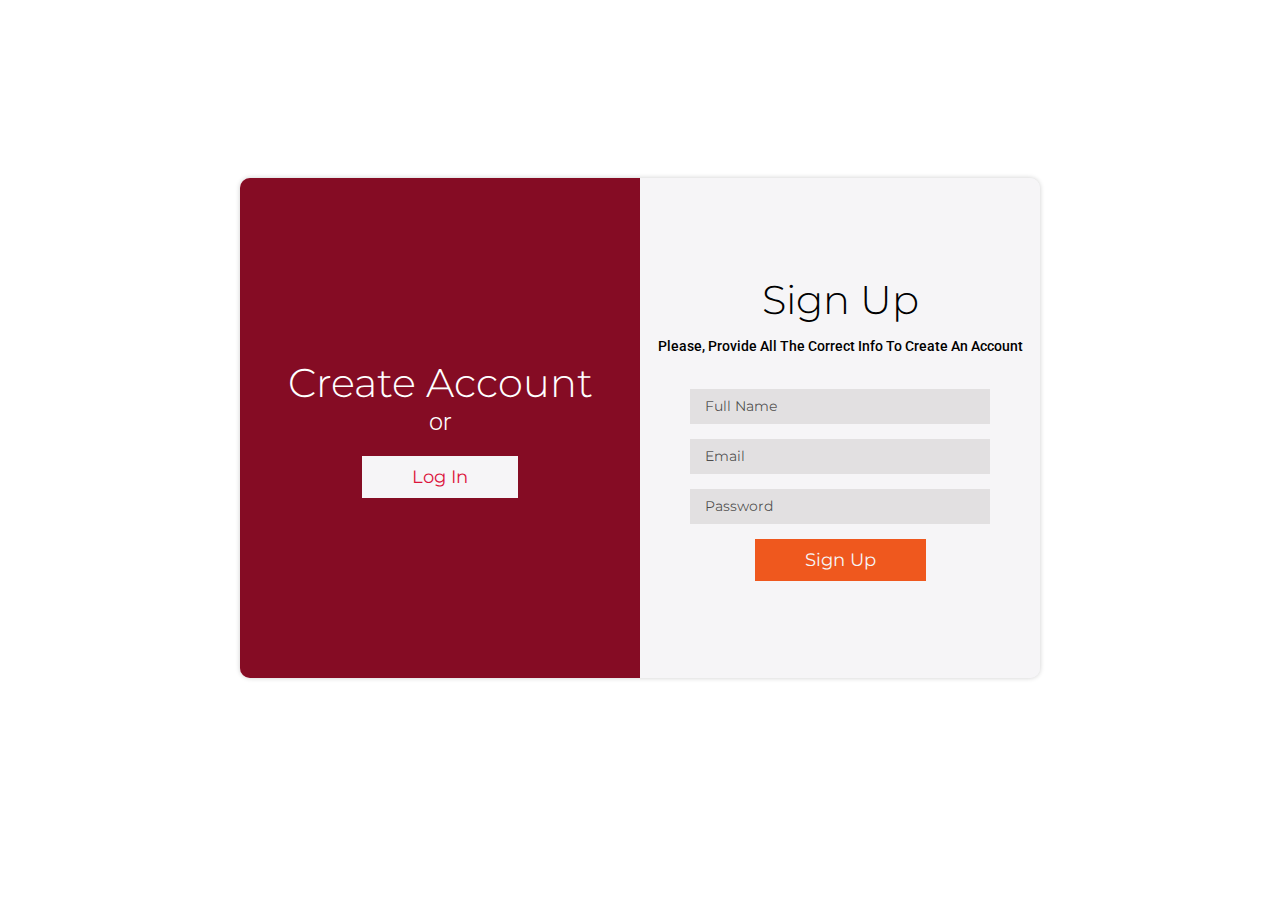
<file: login.html>
<!DOCTYPE html>
<html lang="en">
<head>
    <meta charset="UTF-8">
    <meta http-equiv="X-UA-Compatible" content="IE=edge">
    <link rel="icon" href="https://upload.wikimedia.org/wikipedia/vi/7/7a/Chillies.png" type="image/gif" sizes="16x16">
    <meta name="viewport" content="width=device-width, initial-scale=1.0">
    <title>Chillies</title>
    <link rel="stylesheet" href="./asset/css/login.css">
</head>
<body>
    <div id="account">
        <section>
            <div class="container">
                <div class="form sign-in-form">
                    <div class="wrapper">
                        <form action="#">
                            <h1>Sign In</h1>
                            <p>Use your email and password to sign in</p>
                            <input type="email" required='' placeholder="Email">
                            <input type="password" minlength='8' required='' placeholder="Password">
                            <!-- onclick="dieu_huong() -->
                            <button type="button" class= 'signIn'">Sign In</button>
                        </form>
                    </div>
                </div>

                <div class="form sign-up-form active">
                    <div class="wrapper">
                        <form action="#">
                            <h1>Sign up</h1>
                            <p>Please, provide all the correct info to create an account</p>
                            <input type="text" required='' placeholder="Full Name">
                            <input type="email" required='' placeholder="Email">
                            <input type="password" required='' placeholder="Password">
                            <button type="submit" class = 'signUp'>Sign Up</button>
                        </form>
                    </div>
                </div>

                <div class="overlay-container">
                    <div class="overlay">
                        <div class="overlay-left">
                            <h1>Create Account</h1>
                            <p>or</p>
                            <button id="signInButton">Log In</button>
                        </div>
                        <div class="overlay-right">
                            <h1>Please, Log In</h1>
                            <p>or</p>
                            <button id="signUpButton">Create Account</button>
                        </div>
                    </div>
                </div>
            </div>
        </section>
    </div>

    <script src="./asset/login.js"></script>

</body>
</html>
</file>
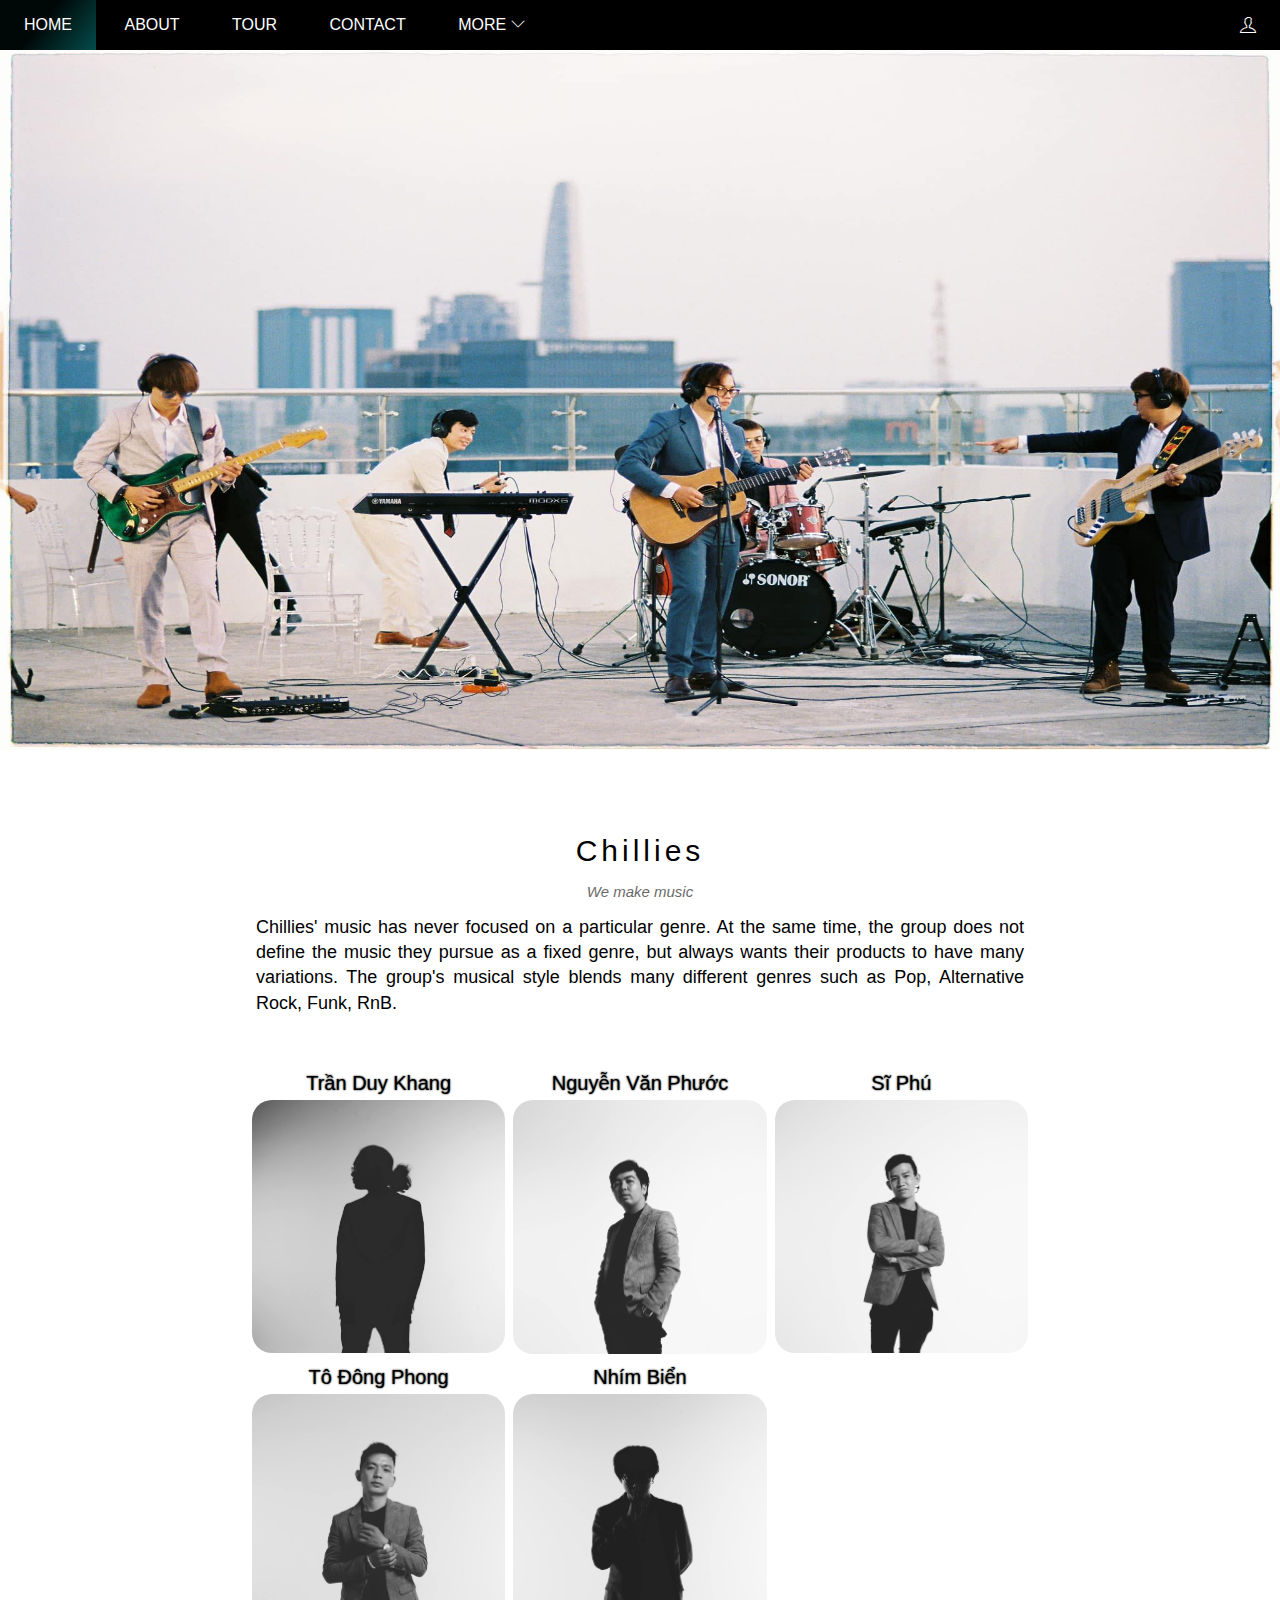
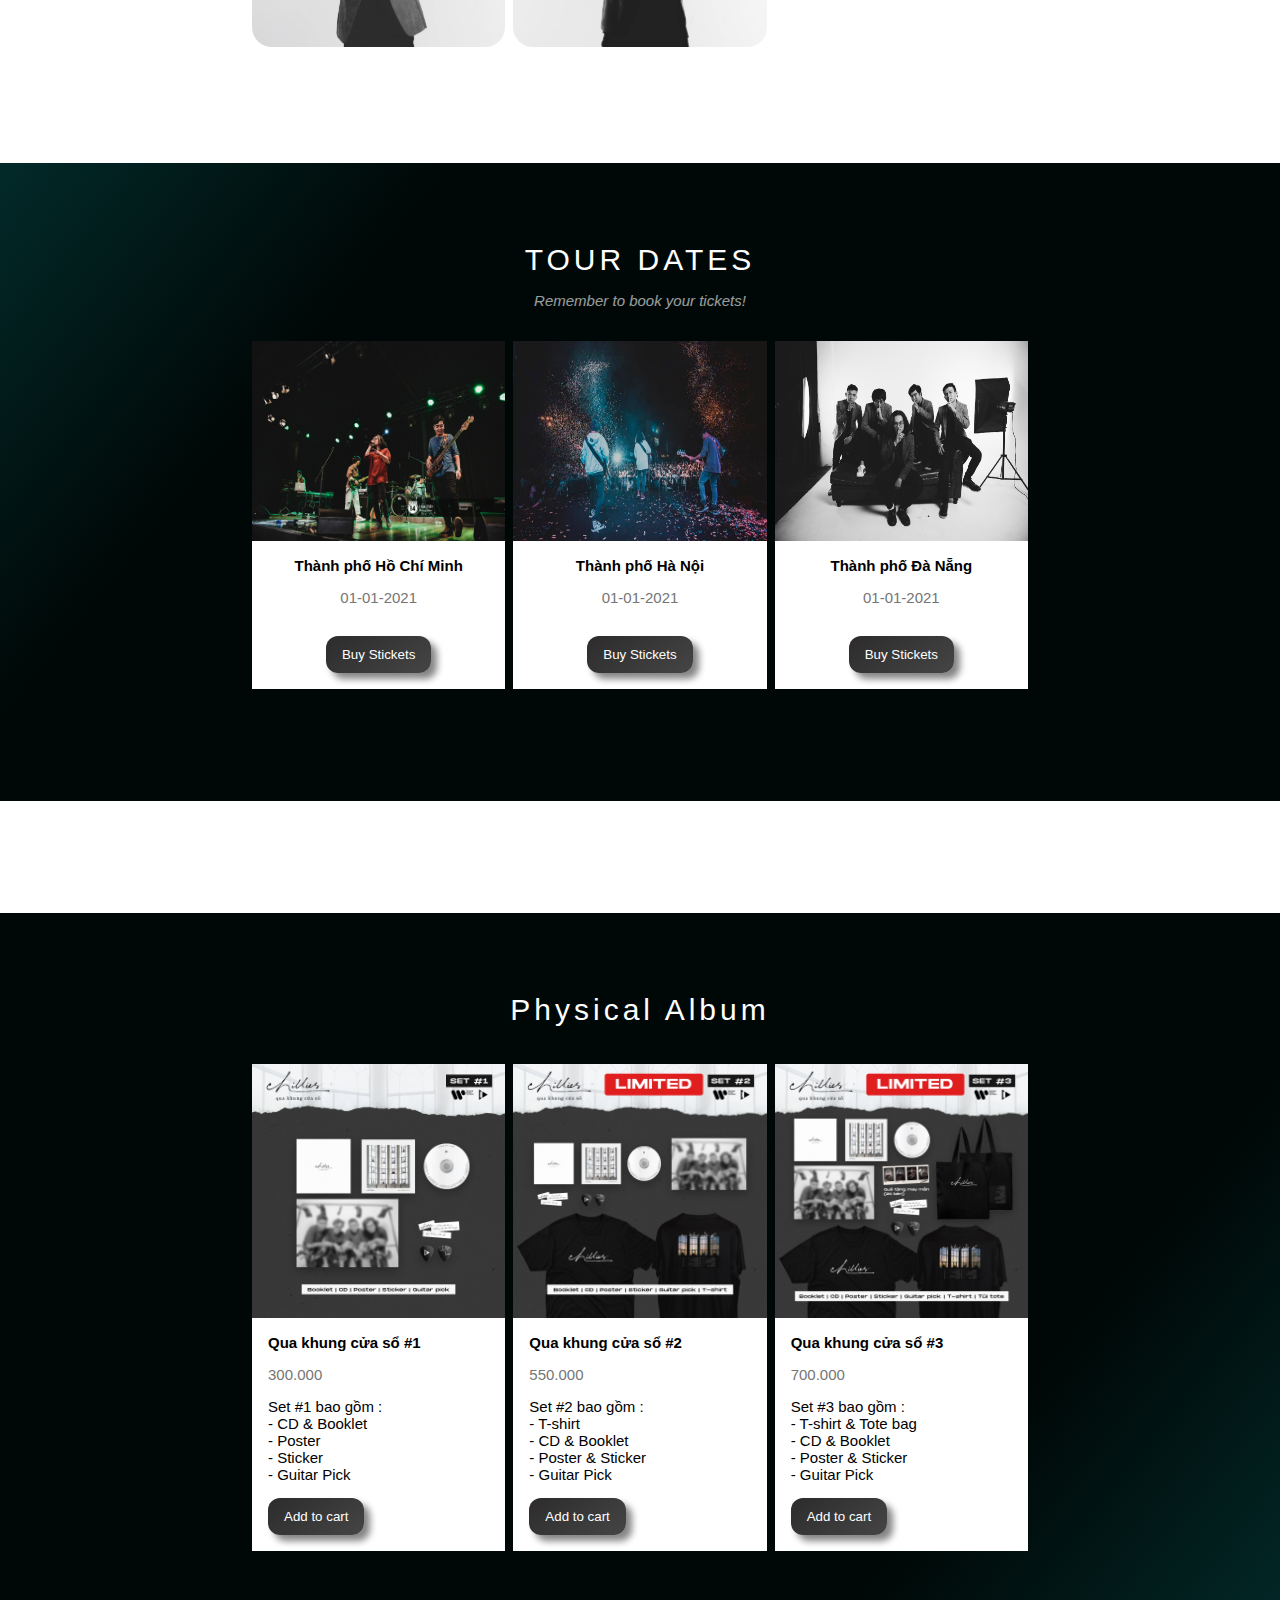
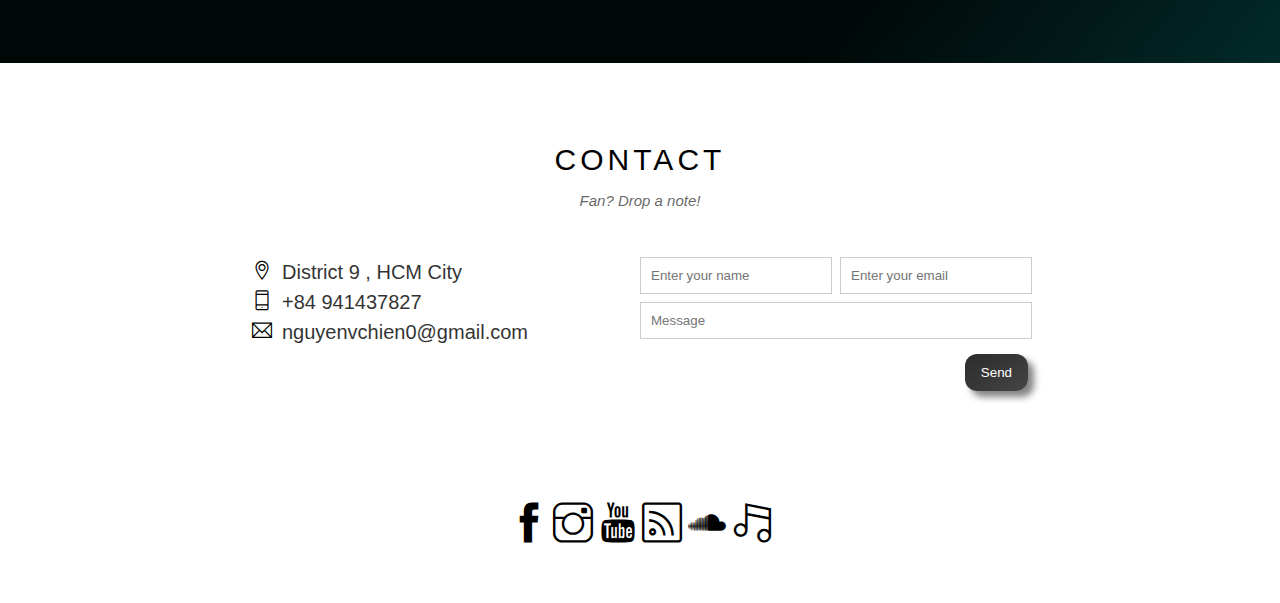
<file: Main.html>
<!DOCTYPE html>
<html lang="en">
<head>  
    <meta charset="UTF-8">
    <meta http-equiv="X-UA-Compatible" content="IE=edge">
    <meta name="viewport" content="width=device-width, initial-scale=1.0">
    <title>Chillies</title>
    <link rel="icon" href="https://upload.wikimedia.org/wikipedia/vi/7/7a/Chillies.png" type="image/gif" sizes="16x16">
    <link rel="stylesheet" href="/asset/css/main.css">
    <link rel="stylesheet" href="/asset/css/responsive.css">
    <link rel="stylesheet" href="./asset/fonts/themify-icons-font/themify-icons/themify-icons.css">
</head>
<body>
    <div id="main">
        <!-- Begin header -->
        <div id="header">
            <!-- begin nav -->
            <ul id="nav">
                <li><a href="#">Home</a></li>
                <li><a href="#band">About</a></li>
                <li><a href="#tour">Tour</a></li>
                <li><a href="#contact">Contact</a></li>
                <li>
                    <a href="#">
                        More
                        <i class=" nav-arrow-down ti-angle-down"></i>
                        <ul class="subnav">
                            <li><a href="#mechandise">Merchandise</a></li>
                            <li><a href="#footer">Media</a></li>
                            <li><a href="#">Extras</a></li>
                        </ul>
                    </a>
                </li>
            </ul>
            <!-- end nav -->
            <!-- begin search -->
            <i class="user-icon ti-user"></i>
            <!-- end search -->

            <!-- Begin menu-icon -->
            <i id= "bar-icon" class="menu-icon ti-menu"></i>

            <!-- End menu-icon -->
        </div>
         <!-- End header -->

        <!-- Begin slider -->
        <div id="slider">
            <div class="slideshow-container">

                <!-- Full-width images with number and caption text -->
                <div class="mySlides fade">
                  <img src="/asset/img/Band/bcg1.jpg" style="width:100%" class="img-size">
                </div>
              
                <div class="mySlides fade">
                  <img src="/asset/img/Band/bcg2.jpg" style="width:100%" class="img-size">
                </div>
              
                <div class="mySlides fade">
                  <img src="/asset/img/Band/bgc3.jpg" style="width:100%" class="img-size">
                </div>
            
              </div>
              
            <!-- <div class="text-content">
                <h2 class="text-heading">Ho Chi Minh</h2>
                <p class="text-description">Thank you, HCM - A night we won't forget.</p>
            </div>  -->
        </div>
         <!-- End slider -->

         <!-- Begin content -->
        <div id="content">
            <!-- About Section   -->
            <div id="band" class="content-section">
                    <div class="section-heading">Chillies</div>
                    <div class="section-sub-heading">We make music</div>
                    <div class="about-text">Chillies' music has never focused on a particular genre. At the same time, the group does not define the music they pursue as a fixed genre, but always wants their products to have many variations. The group's musical style blends many different genres such as Pop, Alternative Rock, Funk, RnB.</div>
                    <div class="row members-list">
                        <div class="col col-third text-center mt-8">
                            <p class="name-member">Trần Duy Khang</p>
                            <img src="/asset/img/Band/Member_1.jpg" alt="picture" class="member-img">
                        </div>
                        <div class="col col-third text-center mt-8">
                            <p class="name-member">Nguyễn Văn Phước</p>
                            <img src="/asset/img/Band/Member_2.jpg" alt="picture" class="member-img">
                        </div>
                        <div class="col col-third text-center mt-8">
                            <p class="name-member">Sĩ Phú</p>
                            <img src="/asset/img/Band/Member_3.jpg" alt="picture" class="member-img">
                        </div>
                        <div class="col col-third text-center mt-8">
                            <p class="name-member">Tô Đông Phong</p>
                            <img src="/asset/img/Band/Member_4.jpg" alt="picture" class="member-img">
                        </div>
                        <div class="col col-third text-center mt-8">
                            <p class="name-member">Nhím Biển</p>
                            <img src="/asset/img/Band/Member_5.jpg" alt="picture" class="member-img">
                        </div>
                        
                        
                    </div>   
            </div>

            <!-- Tour Section   -->
            <div id="tour" class="tour-section">
                <div class="content-section">
                    <div class="section-heading">TOUR DATES</div>
                    <div class="section-sub-heading">Remember to book your tickets!</div>
                    <!-- Begin Places -->
                    <div class="row places-list">
                        <div class="col col-third mt-16 text-center">
                            <img src="/asset/img/Band/tour-hcm.jpg" alt="Set-1" class="place-img img-tour">
                            <div class="place-content">
                            <h3 class="place-heading">Thành phố Hồ Chí Minh</h3>
                            <p class="place-time">01-01-2021</p>
                            <p class="place-des">
                            <button class="js-buy-ticket btn btn-width">Buy Stickets</button>
                             </div>
                        </div>

                        <div class="col col-third mt-16 text-center">
                        <img src="/asset/img/Band/tour-hn.jpg" alt="Set-2" class="place-img img-tour">
                        <div class="place-content">
                            <h3 class="place-heading">Thành phố Hà Nội</h3>
                            <p class="place-time">01-01-2021</p>
                            <p class="place-des">
                            <button class="js-buy-ticket btn btn-width">Buy Stickets</button>
                        </div>
                        </div>

                        <div class="col col-third mt-16 text-center">
                        <img src="/asset/img/Band/tour-dn.jpg" alt="Set-3" class="place-img img-tour">
                        <div class="place-content">
                            <h3 class="place-heading">Thành phố Đà Nẵng</h3>
                            <p class="place-time">01-01-2021</p>
                            <p class="place-des">
                            <button class="js-buy-ticket btn btn-width">Buy Stickets</button>
                        </div>
                        </div>
                    
                    </div>
                    <!-- End Places -->
                </div>
            </div>

            <!-- Physical Album -->
            <div id="mechandise" class="mechandise-section">
                <div class="content-section">
                    <div class="section-heading">Physical Album</div>
                    <!-- Begin Places -->
                    <div class="row places-list">
                        <div class="col col-third mt-16">
                            <img src="/asset/img/Band/set-1.jpg" alt="Set-1" class="place-img">
                            <div class="place-content">
                            <h3 class="place-heading">Qua khung cửa sổ #1</h3>
                            <p class="place-cost">300.000</p>
                            <p class="place-des">Set #1 bao gồm :
                                <p>- CD & Booklet</p>
                                <p>- Poster</p>
                                <p>- Sticker</p>
                                <p>- Guitar Pick</p>
                                </p>
                            <button class="btn btn-width add-btn">Add to cart</button>
                             </div>
                        </div>

                        <div class="col col-third mt-16">
                        <img src="/asset/img/Band/set-2.jpg" alt="Set-2" class="place-img">
                        <div class="place-content">
                            <h3 class="place-heading">Qua khung cửa sổ #2</h3>
                            <p class="place-cost">550.000</p>
                            <p class="place-des">Set #2 bao gồm :
                                <p>- T-shirt</p>
                                <p>- CD & Booklet</p>
                                <p>- Poster & Sticker</p>
                                <p>- Guitar Pick</p>
                                </p>
                            <button class="btn btn-width add-btn">Add to cart</button>
                        </div>
                        </div>

                        <div class="col col-third mt-16">
                        <img src="/asset/img/Band/set-3.jpg" alt="Set-3" class="place-img">
                        <div class="place-content">
                            <h3 class="place-heading">Qua khung cửa sổ #3</h3>
                            <p class="place-cost">700.000</p>
                            <p class="place-des">Set #3 bao gồm :
                                <p>- T-shirt & Tote bag</p>
                                <p>- CD & Booklet</p>
                                <p>- Poster & Sticker</p>
                                <p>- Guitar Pick</p>
                                </p>
                            <button class="btn btn-width add-btn">Add to cart</button>
                        </div>
                        </div>
                    
                    </div>
                    <!-- End Places -->
                </div>
            </div>

            
            
            <!-- Begin Contact Section   -->
            <div id="contact" class="content-section" >
                
                <div class="section-heading">CONTACT</div>
                <div class="section-sub-heading">Fan? Drop a note!</div>
                
                <div class="row contact-content">
                    <div class="col col-half s-col-full content-info">
                        <p class="contact-info"><i class="ti-location-pin"></i><a  class="set-color" href="https://www.google.com/maps/place/Qu%E1%BA%ADn+9,+Th%C3%A0nh+ph%E1%BB%91+H%E1%BB%93+Ch%C3%AD+Minh,+Vi%E1%BB%87t+Nam/@10.8295542,106.748563,12z/data=!3m1!4b1!4m5!3m4!1s0x3175275b3a69ce75:0xfc7063168fc12eaf!8m2!3d10.8428402!4d106.8286851?hl=vi-VN" target = "_ blank">District 9 , HCM City</a></p>
                        <p class="contact-info"><i class="ti-mobile"></i><a  class="set-color" href="tel:+84 941437827">+84 941437827</a></p>
                        <p class="contact-info"><i class="ti-email"></i><a  class="set-color" href="mailto:nguyenvchien0@gmail.com">nguyenvchien0@gmail.com</a></p>
                    </div>
                    <div class="col  col-half s-col-full contact-form">
                        <!-- action de trong vi chua xu ly truyen du lieu -->
                        <form action="">
                            <div class="row">
                                <div class="col col-half s-col-full mt-8-mobile">
                                    <input type="text" name="" placeholder="Enter your name" required class="form-control">
                                </div>
                                <div class="col col-half s-col-full mt-8-mobile">
                                    <input type="email" name="" placeholder="Enter your email" required class="form-control">
                                </div>
                            </div>
                            
                            <div class="row">
                                <div class="col col-full">
                                    <input type="text" name="" placeholder="Message" required class="mt-8 form-control">
                                </div>
                            </div>
                            
                            <div>
                                <button class="mt-16 btn btn:hover pull-right btn-send" type="submit">Send</button>
                            </div>
                        </form>
                    </div>
                </div>  

                
            </div>
            <!-- End Contact Section   -->
        </div>
        <!-- End content -->
        
        <div id="footer">
            <div class="content-footer">
                <div class="social-list">
                    <a href="https://www.facebook.com/chilliesmusic/" target="_ blank"><i class="ti-facebook"></i></a>
                    <a href="https://www.instagram.com/chilliesmusic/" target="_ blank"><i class="ti-instagram"></i></a>
                    <a href="https://www.youtube.com/channel/UCLOCzuU5ddDqvd_e3qpomZQ" target="_ blank"><i class="ti-youtube"></i></a>
                    <a href="https://open.spotify.com/artist/2xvW7dgL1640K8exTcRMS4" target="_ blank"><i class="ti-rss"></i></a>
                    <a href="https://soundcloud.com/chilliesmusic2017" target="_ blank"><i class="ti-soundcloud"></i></a>
                    <a href="https://music.apple.com/vn/album/1565122644?app=itunes&at=1l3vpUI&lId=23006356&cId=none&sr=1&src=Linkfire&itscg=30440&itsct=catchall_p1&ct=LFV_69fd99c5f1170d1f736ce6c21473e22c&ls=1&fbclid=IwAR16GqnNZCheWBCeJRkVgIU9XybTM_Yf_IGGtpNKqINzS8ONkf-FtaOpcig" target="_ blank"><i class="ti-music-alt"></i></a>
                </div>
            </div>
        </div>
        
    </div> 

    <div class="modal js-modal">
        <div class="modal-container js-modal-container">
            <div class="modal-close js-modal-close">
                <i class="ti-close"></i>
            </div>

            <header class="modal-header">
                <i class="modal-ticket ti-ticket"></i>
                Tickets
            </header>

            <div class="modal-body">
                <label for="quantity" class="modal-label">
                    <i class="ti-shopping-cart"></i>
                    Tickets, $15 per person
                </label>
                <input id='quantity' type="number" min ='0' max ='20' class ='modal-input' required ='' placeholder='How many?'>

                <label for="email-modal" class="modal-label">
                    <i class="ti-user"></i>
                    Send to
                </label>
                <input id='email-modal' type="email" class ='modal-input' required ='' placeholder='Enter your email'>

                <div class="modal-pay">
                    <button class="modal-btn-pay js-modal-btn-pay" type ='submit'>Pay
                        <i class="ti-check"></i>
                    </button>
                </div>
            </div>

        </div>
    </div>

    <script src="/asset/main.js"></script>
</body>
</html>
</file>
<file: asset/css/responsive.css>
/* PC */
@media (min-width: 64em){
    #nav > li:hover > a{
      /* color: #000; */
      /* background-color: #ccc; */
        background: rgb(0,8,7);
        background: linear-gradient(129deg, rgba(0,8,7,1) 44%, rgba(4,76,75,1) 100%);
    }

    .img-tour{
        height: 200px; 
    }

    .user-icon:hover {
        background-color: #ccc;
        cursor: pointer;
        color: #000;
      }
    
}

/* Tablet */
@media (min-width: 46.1875em) and (max-width: 64em){
    .place-img{
        height: 225px;
    }
}

/* Tablet & Mobile */
@media (max-width : 63.9375em){
    .btn{
        padding: 15px 16px;
    }
    
    .contact-form .form-control{
        padding: 15px;
    }

    .content-info{
        font-size: 18px;
        line-height: 2.0;
    }

    #footer .social-list{
        font-size: 30px;
    }

}

/* Mobile */
@media (max-width: 46.1875em){
    .btn-width{
        width: 50% !important;
        border-radius: 50px;
    }

    .btn-send{
        width: 33.33% !important;
        border-radius: 50px;
        margin-left: 33.33%;
        float: left !important;
    }
    .add-btn{
        margin-left: 25%;
    }

    .s-col-full{
        width: 100% !important;
    }

    .mt-8-mobile {
        margin-top: 8px;
    }
    #slider .img-size {
        height: auto;
    }

    #header{
        overflow: hidden;
    }

    #header .user-icon{
        display: none;
    }

    #nav{
        display: block;
    }

    #nav > li{
        display: block;
    }


    #nav .subnav {
        position: inherit;
        background-color: #333; 
    }

    #nav .subnav a{
        padding: 0   39px;
        color: #fff;
    }   

    .menu-icon{
        display: block;
    }   

    #slider .text-description{
        font-size:12px;
        margin-top:8px;
    }

    #slider .text-content{
        bottom: 30px;
    }

    /* #content .member-img1{
        width: 100%;
        margin-top: 30px;
    } */

    #content .member-img{
        width: 85%;
        padding: 15px;
        border-radius:20%;
    }

    #content .content-section{
        max-width: 90%;
    }

    .place-img{
        height: 350px;
    }

    .img-tour{
        height: 250px;
    }

    .col-third{
        width: 100%;
        
    }

    .contact-form{
        margin-top: 16px;
    }

    #footer .social-list a{
        font-size: 30px;
    }
}
</file>
<file: asset/fonts/themify-icons-font/themify-icons/themify-icons.css>
@font-face {
	font-family: 'themify';
	src:url('fonts/themify.eot?-fvbane');
	src:url('fonts/themify.eot?#iefix-fvbane') format('embedded-opentype'),
		url('fonts/themify.woff?-fvbane') format('woff'),
		url('fonts/themify.ttf?-fvbane') format('truetype'),
		url('fonts/themify.svg?-fvbane#themify') format('svg');
	font-weight: normal;
	font-style: normal;
}

[class^="ti-"], [class*=" ti-"] {
	font-family: 'themify';
	speak: none;
	font-style: normal;
	font-weight: normal;
	font-variant: normal;
	text-transform: none;
	line-height: 1;

	/* Better Font Rendering =========== */
	-webkit-font-smoothing: antialiased;
	-moz-osx-font-smoothing: grayscale;
}

.ti-wand:before {
	content: "\e600";
}
.ti-volume:before {
	content: "\e601";
}
.ti-user:before {
	content: "\e602";
}
.ti-unlock:before {
	content: "\e603";
}
.ti-unlink:before {
	content: "\e604";
}
.ti-trash:before {
	content: "\e605";
}
.ti-thought:before {
	content: "\e606";
}
.ti-target:before {
	content: "\e607";
}
.ti-tag:before {
	content: "\e608";
}
.ti-tablet:before {
	content: "\e609";
}
.ti-star:before {
	content: "\e60a";
}
.ti-spray:before {
	content: "\e60b";
}
.ti-signal:before {
	content: "\e60c";
}
.ti-shopping-cart:before {
	content: "\e60d";
}
.ti-shopping-cart-full:before {
	content: "\e60e";
}
.ti-settings:before {
	content: "\e60f";
}
.ti-search:before {
	content: "\e610";
}
.ti-zoom-in:before {
	content: "\e611";
}
.ti-zoom-out:before {
	content: "\e612";
}
.ti-cut:before {
	content: "\e613";
}
.ti-ruler:before {
	content: "\e614";
}
.ti-ruler-pencil:before {
	content: "\e615";
}
.ti-ruler-alt:before {
	content: "\e616";
}
.ti-bookmark:before {
	content: "\e617";
}
.ti-bookmark-alt:before {
	content: "\e618";
}
.ti-reload:before {
	content: "\e619";
}
.ti-plus:before {
	content: "\e61a";
}
.ti-pin:before {
	content: "\e61b";
}
.ti-pencil:before {
	content: "\e61c";
}
.ti-pencil-alt:before {
	content: "\e61d";
}
.ti-paint-roller:before {
	content: "\e61e";
}
.ti-paint-bucket:before {
	content: "\e61f";
}
.ti-na:before {
	content: "\e620";
}
.ti-mobile:before {
	content: "\e621";
}
.ti-minus:before {
	content: "\e622";
}
.ti-medall:before {
	content: "\e623";
}
.ti-medall-alt:before {
	content: "\e624";
}
.ti-marker:before {
	content: "\e625";
}
.ti-marker-alt:before {
	content: "\e626";
}
.ti-arrow-up:before {
	content: "\e627";
}
.ti-arrow-right:before {
	content: "\e628";
}
.ti-arrow-left:before {
	content: "\e629";
}
.ti-arrow-down:before {
	content: "\e62a";
}
.ti-lock:before {
	content: "\e62b";
}
.ti-location-arrow:before {
	content: "\e62c";
}
.ti-link:before {
	content: "\e62d";
}
.ti-layout:before {
	content: "\e62e";
}
.ti-layers:before {
	content: "\e62f";
}
.ti-layers-alt:before {
	content: "\e630";
}
.ti-key:before {
	content: "\e631";
}
.ti-import:before {
	content: "\e632";
}
.ti-image:before {
	content: "\e633";
}
.ti-heart:before {
	content: "\e634";
}
.ti-heart-broken:before {
	content: "\e635";
}
.ti-hand-stop:before {
	content: "\e636";
}
.ti-hand-open:before {
	content: "\e637";
}
.ti-hand-drag:before {
	content: "\e638";
}
.ti-folder:before {
	content: "\e639";
}
.ti-flag:before {
	content: "\e63a";
}
.ti-flag-alt:before {
	content: "\e63b";
}
.ti-flag-alt-2:before {
	content: "\e63c";
}
.ti-eye:before {
	content: "\e63d";
}
.ti-export:before {
	content: "\e63e";
}
.ti-exchange-vertical:before {
	content: "\e63f";
}
.ti-desktop:before {
	content: "\e640";
}
.ti-cup:before {
	content: "\e641";
}
.ti-crown:before {
	content: "\e642";
}
.ti-comments:before {
	content: "\e643";
}
.ti-comment:before {
	content: "\e644";
}
.ti-comment-alt:before {
	content: "\e645";
}
.ti-close:before {
	content: "\e646";
}
.ti-clip:before {
	content: "\e647";
}
.ti-angle-up:before {
	content: "\e648";
}
.ti-angle-right:before {
	content: "\e649";
}
.ti-angle-left:before {
	content: "\e64a";
}
.ti-angle-down:before {
	content: "\e64b";
}
.ti-check:before {
	content: "\e64c";
}
.ti-check-box:before {
	content: "\e64d";
}
.ti-camera:before {
	content: "\e64e";
}
.ti-announcement:before {
	content: "\e64f";
}
.ti-brush:before {
	content: "\e650";
}
.ti-briefcase:before {
	content: "\e651";
}
.ti-bolt:before {
	content: "\e652";
}
.ti-bolt-alt:before {
	content: "\e653";
}
.ti-blackboard:before {
	content: "\e654";
}
.ti-bag:before {
	content: "\e655";
}
.ti-move:before {
	content: "\e656";
}
.ti-arrows-vertical:before {
	content: "\e657";
}
.ti-arrows-horizontal:before {
	content: "\e658";
}
.ti-fullscreen:before {
	content: "\e659";
}
.ti-arrow-top-right:before {
	content: "\e65a";
}
.ti-arrow-top-left:before {
	content: "\e65b";
}
.ti-arrow-circle-up:before {
	content: "\e65c";
}
.ti-arrow-circle-right:before {
	content: "\e65d";
}
.ti-arrow-circle-left:before {
	content: "\e65e";
}
.ti-arrow-circle-down:before {
	content: "\e65f";
}
.ti-angle-double-up:before {
	content: "\e660";
}
.ti-angle-double-right:before {
	content: "\e661";
}
.ti-angle-double-left:before {
	content: "\e662";
}
.ti-angle-double-down:before {
	content: "\e663";
}
.ti-zip:before {
	content: "\e664";
}
.ti-world:before {
	content: "\e665";
}
.ti-wheelchair:before {
	content: "\e666";
}
.ti-view-list:before {
	content: "\e667";
}
.ti-view-list-alt:before {
	content: "\e668";
}
.ti-view-grid:before {
	content: "\e669";
}
.ti-uppercase:before {
	content: "\e66a";
}
.ti-upload:before {
	content: "\e66b";
}
.ti-underline:before {
	content: "\e66c";
}
.ti-truck:before {
	content: "\e66d";
}
.ti-timer:before {
	content: "\e66e";
}
.ti-ticket:before {
	content: "\e66f";
}
.ti-thumb-up:before {
	content: "\e670";
}
.ti-thumb-down:before {
	content: "\e671";
}
.ti-text:before {
	content: "\e672";
}
.ti-stats-up:before {
	content: "\e673";
}
.ti-stats-down:before {
	content: "\e674";
}
.ti-split-v:before {
	content: "\e675";
}
.ti-split-h:before {
	content: "\e676";
}
.ti-smallcap:before {
	content: "\e677";
}
.ti-shine:before {
	content: "\e678";
}
.ti-shift-right:before {
	content: "\e679";
}
.ti-shift-left:before {
	content: "\e67a";
}
.ti-shield:before {
	content: "\e67b";
}
.ti-notepad:before {
	content: "\e67c";
}
.ti-server:before {
	content: "\e67d";
}
.ti-quote-right:before {
	content: "\e67e";
}
.ti-quote-left:before {
	content: "\e67f";
}
.ti-pulse:before {
	content: "\e680";
}
.ti-printer:before {
	content: "\e681";
}
.ti-power-off:before {
	content: "\e682";
}
.ti-plug:before {
	content: "\e683";
}
.ti-pie-chart:before {
	content: "\e684";
}
.ti-paragraph:before {
	content: "\e685";
}
.ti-panel:before {
	content: "\e686";
}
.ti-package:before {
	content: "\e687";
}
.ti-music:before {
	content: "\e688";
}
.ti-music-alt:before {
	content: "\e689";
}
.ti-mouse:before {
	content: "\e68a";
}
.ti-mouse-alt:before {
	content: "\e68b";
}
.ti-money:before {
	content: "\e68c";
}
.ti-microphone:before {
	content: "\e68d";
}
.ti-menu:before {
	content: "\e68e";
}
.ti-menu-alt:before {
	content: "\e68f";
}
.ti-map:before {
	content: "\e690";
}
.ti-map-alt:before {
	content: "\e691";
}
.ti-loop:before {
	content: "\e692";
}
.ti-location-pin:before {
	content: "\e693";
}
.ti-list:before {
	content: "\e694";
}
.ti-light-bulb:before {
	content: "\e695";
}
.ti-Italic:before {
	content: "\e696";
}
.ti-info:before {
	content: "\e697";
}
.ti-infinite:before {
	content: "\e698";
}
.ti-id-badge:before {
	content: "\e699";
}
.ti-hummer:before {
	content: "\e69a";
}
.ti-home:before {
	content: "\e69b";
}
.ti-help:before {
	content: "\e69c";
}
.ti-headphone:before {
	content: "\e69d";
}
.ti-harddrives:before {
	content: "\e69e";
}
.ti-harddrive:before {
	content: "\e69f";
}
.ti-gift:before {
	content: "\e6a0";
}
.ti-game:before {
	content: "\e6a1";
}
.ti-filter:before {
	content: "\e6a2";
}
.ti-files:before {
	content: "\e6a3";
}
.ti-file:before {
	content: "\e6a4";
}
.ti-eraser:before {
	content: "\e6a5";
}
.ti-envelope:before {
	content: "\e6a6";
}
.ti-download:before {
	content: "\e6a7";
}
.ti-direction:before {
	content: "\e6a8";
}
.ti-direction-alt:before {
	content: "\e6a9";
}
.ti-dashboard:before {
	content: "\e6aa";
}
.ti-control-stop:before {
	content: "\e6ab";
}
.ti-control-shuffle:before {
	content: "\e6ac";
}
.ti-control-play:before {
	content: "\e6ad";
}
.ti-control-pause:before {
	content: "\e6ae";
}
.ti-control-forward:before {
	content: "\e6af";
}
.ti-control-backward:before {
	content: "\e6b0";
}
.ti-cloud:before {
	content: "\e6b1";
}
.ti-cloud-up:before {
	content: "\e6b2";
}
.ti-cloud-down:before {
	content: "\e6b3";
}
.ti-clipboard:before {
	content: "\e6b4";
}
.ti-car:before {
	content: "\e6b5";
}
.ti-calendar:before {
	content: "\e6b6";
}
.ti-book:before {
	content: "\e6b7";
}
.ti-bell:before {
	content: "\e6b8";
}
.ti-basketball:before {
	content: "\e6b9";
}
.ti-bar-chart:before {
	content: "\e6ba";
}
.ti-bar-chart-alt:before {
	content: "\e6bb";
}
.ti-back-right:before {
	content: "\e6bc";
}
.ti-back-left:before {
	content: "\e6bd";
}
.ti-arrows-corner:before {
	content: "\e6be";
}
.ti-archive:before {
	content: "\e6bf";
}
.ti-anchor:before {
	content: "\e6c0";
}
.ti-align-right:before {
	content: "\e6c1";
}
.ti-align-left:before {
	content: "\e6c2";
}
.ti-align-justify:before {
	content: "\e6c3";
}
.ti-align-center:before {
	content: "\e6c4";
}
.ti-alert:before {
	content: "\e6c5";
}
.ti-alarm-clock:before {
	content: "\e6c6";
}
.ti-agenda:before {
	content: "\e6c7";
}
.ti-write:before {
	content: "\e6c8";
}
.ti-window:before {
	content: "\e6c9";
}
.ti-widgetized:before {
	content: "\e6ca";
}
.ti-widget:before {
	content: "\e6cb";
}
.ti-widget-alt:before {
	content: "\e6cc";
}
.ti-wallet:before {
	content: "\e6cd";
}
.ti-video-clapper:before {
	content: "\e6ce";
}
.ti-video-camera:before {
	content: "\e6cf";
}
.ti-vector:before {
	content: "\e6d0";
}
.ti-themify-logo:before {
	content: "\e6d1";
}
.ti-themify-favicon:before {
	content: "\e6d2";
}
.ti-themify-favicon-alt:before {
	content: "\e6d3";
}
.ti-support:before {
	content: "\e6d4";
}
.ti-stamp:before {
	content: "\e6d5";
}
.ti-split-v-alt:before {
	content: "\e6d6";
}
.ti-slice:before {
	content: "\e6d7";
}
.ti-shortcode:before {
	content: "\e6d8";
}
.ti-shift-right-alt:before {
	content: "\e6d9";
}
.ti-shift-left-alt:before {
	content: "\e6da";
}
.ti-ruler-alt-2:before {
	content: "\e6db";
}
.ti-receipt:before {
	content: "\e6dc";
}
.ti-pin2:before {
	content: "\e6dd";
}
.ti-pin-alt:before {
	content: "\e6de";
}
.ti-pencil-alt2:before {
	content: "\e6df";
}
.ti-palette:before {
	content: "\e6e0";
}
.ti-more:before {
	content: "\e6e1";
}
.ti-more-alt:before {
	content: "\e6e2";
}
.ti-microphone-alt:before {
	content: "\e6e3";
}
.ti-magnet:before {
	content: "\e6e4";
}
.ti-line-double:before {
	content: "\e6e5";
}
.ti-line-dotted:before {
	content: "\e6e6";
}
.ti-line-dashed:before {
	content: "\e6e7";
}
.ti-layout-width-full:before {
	content: "\e6e8";
}
.ti-layout-width-default:before {
	content: "\e6e9";
}
.ti-layout-width-default-alt:before {
	content: "\e6ea";
}
.ti-layout-tab:before {
	content: "\e6eb";
}
.ti-layout-tab-window:before {
	content: "\e6ec";
}
.ti-layout-tab-v:before {
	content: "\e6ed";
}
.ti-layout-tab-min:before {
	content: "\e6ee";
}
.ti-layout-slider:before {
	content: "\e6ef";
}
.ti-layout-slider-alt:before {
	content: "\e6f0";
}
.ti-layout-sidebar-right:before {
	content: "\e6f1";
}
.ti-layout-sidebar-none:before {
	content: "\e6f2";
}
.ti-layout-sidebar-left:before {
	content: "\e6f3";
}
.ti-layout-placeholder:before {
	content: "\e6f4";
}
.ti-layout-menu:before {
	content: "\e6f5";
}
.ti-layout-menu-v:before {
	content: "\e6f6";
}
.ti-layout-menu-separated:before {
	content: "\e6f7";
}
.ti-layout-menu-full:before {
	content: "\e6f8";
}
.ti-layout-media-right-alt:before {
	content: "\e6f9";
}
.ti-layout-media-right:before {
	content: "\e6fa";
}
.ti-layout-media-overlay:before {
	content: "\e6fb";
}
.ti-layout-media-overlay-alt:before {
	content: "\e6fc";
}
.ti-layout-media-overlay-alt-2:before {
	content: "\e6fd";
}
.ti-layout-media-left-alt:before {
	content: "\e6fe";
}
.ti-layout-media-left:before {
	content: "\e6ff";
}
.ti-layout-media-center-alt:before {
	content: "\e700";
}
.ti-layout-media-center:before {
	content: "\e701";
}
.ti-layout-list-thumb:before {
	content: "\e702";
}
.ti-layout-list-thumb-alt:before {
	content: "\e703";
}
.ti-layout-list-post:before {
	content: "\e704";
}
.ti-layout-list-large-image:before {
	content: "\e705";
}
.ti-layout-line-solid:before {
	content: "\e706";
}
.ti-layout-grid4:before {
	content: "\e707";
}
.ti-layout-grid3:before {
	content: "\e708";
}
.ti-layout-grid2:before {
	content: "\e709";
}
.ti-layout-grid2-thumb:before {
	content: "\e70a";
}
.ti-layout-cta-right:before {
	content: "\e70b";
}
.ti-layout-cta-left:before {
	content: "\e70c";
}
.ti-layout-cta-center:before {
	content: "\e70d";
}
.ti-layout-cta-btn-right:before {
	content: "\e70e";
}
.ti-layout-cta-btn-left:before {
	content: "\e70f";
}
.ti-layout-column4:before {
	content: "\e710";
}
.ti-layout-column3:before {
	content: "\e711";
}
.ti-layout-column2:before {
	content: "\e712";
}
.ti-layout-accordion-separated:before {
	content: "\e713";
}
.ti-layout-accordion-merged:before {
	content: "\e714";
}
.ti-layout-accordion-list:before {
	content: "\e715";
}
.ti-ink-pen:before {
	content: "\e716";
}
.ti-info-alt:before {
	content: "\e717";
}
.ti-help-alt:before {
	content: "\e718";
}
.ti-headphone-alt:before {
	content: "\e719";
}
.ti-hand-point-up:before {
	content: "\e71a";
}
.ti-hand-point-right:before {
	content: "\e71b";
}
.ti-hand-point-left:before {
	content: "\e71c";
}
.ti-hand-point-down:before {
	content: "\e71d";
}
.ti-gallery:before {
	content: "\e71e";
}
.ti-face-smile:before {
	content: "\e71f";
}
.ti-face-sad:before {
	content: "\e720";
}
.ti-credit-card:before {
	content: "\e721";
}
.ti-control-skip-forward:before {
	content: "\e722";
}
.ti-control-skip-backward:before {
	content: "\e723";
}
.ti-control-record:before {
	content: "\e724";
}
.ti-control-eject:before {
	content: "\e725";
}
.ti-comments-smiley:before {
	content: "\e726";
}
.ti-brush-alt:before {
	content: "\e727";
}
.ti-youtube:before {
	content: "\e728";
}
.ti-vimeo:before {
	content: "\e729";
}
.ti-twitter:before {
	content: "\e72a";
}
.ti-time:before {
	content: "\e72b";
}
.ti-tumblr:before {
	content: "\e72c";
}
.ti-skype:before {
	content: "\e72d";
}
.ti-share:before {
	content: "\e72e";
}
.ti-share-alt:before {
	content: "\e72f";
}
.ti-rocket:before {
	content: "\e730";
}
.ti-pinterest:before {
	content: "\e731";
}
.ti-new-window:before {
	content: "\e732";
}
.ti-microsoft:before {
	content: "\e733";
}
.ti-list-ol:before {
	content: "\e734";
}
.ti-linkedin:before {
	content: "\e735";
}
.ti-layout-sidebar-2:before {
	content: "\e736";
}
.ti-layout-grid4-alt:before {
	content: "\e737";
}
.ti-layout-grid3-alt:before {
	content: "\e738";
}
.ti-layout-grid2-alt:before {
	content: "\e739";
}
.ti-layout-column4-alt:before {
	content: "\e73a";
}
.ti-layout-column3-alt:before {
	content: "\e73b";
}
.ti-layout-column2-alt:before {
	content: "\e73c";
}
.ti-instagram:before {
	content: "\e73d";
}
.ti-google:before {
	content: "\e73e";
}
.ti-github:before {
	content: "\e73f";
}
.ti-flickr:before {
	content: "\e740";
}
.ti-facebook:before {
	content: "\e741";
}
.ti-dropbox:before {
	content: "\e742";
}
.ti-dribbble:before {
	content: "\e743";
}
.ti-apple:before {
	content: "\e744";
}
.ti-android:before {
	content: "\e745";
}
.ti-save:before {
	content: "\e746";
}
.ti-save-alt:before {
	content: "\e747";
}
.ti-yahoo:before {
	content: "\e748";
}
.ti-wordpress:before {
	content: "\e749";
}
.ti-vimeo-alt:before {
	content: "\e74a";
}
.ti-twitter-alt:before {
	content: "\e74b";
}
.ti-tumblr-alt:before {
	content: "\e74c";
}
.ti-trello:before {
	content: "\e74d";
}
.ti-stack-overflow:before {
	content: "\e74e";
}
.ti-soundcloud:before {
	content: "\e74f";
}
.ti-sharethis:before {
	content: "\e750";
}
.ti-sharethis-alt:before {
	content: "\e751";
}
.ti-reddit:before {
	content: "\e752";
}
.ti-pinterest-alt:before {
	content: "\e753";
}
.ti-microsoft-alt:before {
	content: "\e754";
}
.ti-linux:before {
	content: "\e755";
}
.ti-jsfiddle:before {
	content: "\e756";
}
.ti-joomla:before {
	content: "\e757";
}
.ti-html5:before {
	content: "\e758";
}
.ti-flickr-alt:before {
	content: "\e759";
}
.ti-email:before {
	content: "\e75a";
}
.ti-drupal:before {
	content: "\e75b";
}
.ti-dropbox-alt:before {
	content: "\e75c";
}
.ti-css3:before {
	content: "\e75d";
}
.ti-rss:before {
	content: "\e75e";
}
.ti-rss-alt:before {
	content: "\e75f";
}
</file>
<file: asset/fonts/themify-icons-font/themify-icons/demo-files/demo.css>
body {
	font: normal 1em/1.5em Arial, Helvetica, sans-serif;
	max-width: 90%;
	margin: 30px auto 0;
}
h1, h3 {
	font-weight: normal;
}
h3 {
	font-size: 1.4;
	text-transform: uppercase;
	letter-spacing: 1px;
}

.icon-section {
	margin: 0 0 3em;
	clear: both;
	overflow: hidden;
}
.icon-container {
	width: 240px; 
	padding: .7em 0;
	float: left; 
	position: relative;
	text-align: left;
}
.icon-container [class^="ti-"], 
.icon-container [class*=" ti-"] {
	color: #000;
	position: absolute;
	margin-top: 3px;
	transition: .3s;
}
.icon-container:hover [class^="ti-"],
.icon-container:hover [class*=" ti-"] {
	font-size: 2.2em;
	margin-top: -5px;
}
.icon-container:hover .icon-name {
	color: #000;
}
.icon-name {
	color: #aaa;
	margin-left: 35px;
	font-size: .8em;
	transition: .3s;
}
.icon-container:hover .icon-name {
	margin-left: 45px;
}
</file>
<file: asset/fonts/themify-icons-font/themify-icons/ie7/ie7.css>
.ti-wand {
	*zoom: expression(this.runtimeStyle['zoom'] = '1', this.innerHTML = '&#xe600;');
}
.ti-volume {
	*zoom: expression(this.runtimeStyle['zoom'] = '1', this.innerHTML = '&#xe601;');
}
.ti-user {
	*zoom: expression(this.runtimeStyle['zoom'] = '1', this.innerHTML = '&#xe602;');
}
.ti-unlock {
	*zoom: expression(this.runtimeStyle['zoom'] = '1', this.innerHTML = '&#xe603;');
}
.ti-unlink {
	*zoom: expression(this.runtimeStyle['zoom'] = '1', this.innerHTML = '&#xe604;');
}
.ti-trash {
	*zoom: expression(this.runtimeStyle['zoom'] = '1', this.innerHTML = '&#xe605;');
}
.ti-thought {
	*zoom: expression(this.runtimeStyle['zoom'] = '1', this.innerHTML = '&#xe606;');
}
.ti-target {
	*zoom: expression(this.runtimeStyle['zoom'] = '1', this.innerHTML = '&#xe607;');
}
.ti-tag {
	*zoom: expression(this.runtimeStyle['zoom'] = '1', this.innerHTML = '&#xe608;');
}
.ti-tablet {
	*zoom: expression(this.runtimeStyle['zoom'] = '1', this.innerHTML = '&#xe609;');
}
.ti-star {
	*zoom: expression(this.runtimeStyle['zoom'] = '1', this.innerHTML = '&#xe60a;');
}
.ti-spray {
	*zoom: expression(this.runtimeStyle['zoom'] = '1', this.innerHTML = '&#xe60b;');
}
.ti-signal {
	*zoom: expression(this.runtimeStyle['zoom'] = '1', this.innerHTML = '&#xe60c;');
}
.ti-shopping-cart {
	*zoom: expression(this.runtimeStyle['zoom'] = '1', this.innerHTML = '&#xe60d;');
}
.ti-shopping-cart-full {
	*zoom: expression(this.runtimeStyle['zoom'] = '1', this.innerHTML = '&#xe60e;');
}
.ti-settings {
	*zoom: expression(this.runtimeStyle['zoom'] = '1', this.innerHTML = '&#xe60f;');
}
.ti-search {
	*zoom: expression(this.runtimeStyle['zoom'] = '1', this.innerHTML = '&#xe610;');
}
.ti-zoom-in {
	*zoom: expression(this.runtimeStyle['zoom'] = '1', this.innerHTML = '&#xe611;');
}
.ti-zoom-out {
	*zoom: expression(this.runtimeStyle['zoom'] = '1', this.innerHTML = '&#xe612;');
}
.ti-cut {
	*zoom: expression(this.runtimeStyle['zoom'] = '1', this.innerHTML = '&#xe613;');
}
.ti-ruler {
	*zoom: expression(this.runtimeStyle['zoom'] = '1', this.innerHTML = '&#xe614;');
}
.ti-ruler-pencil {
	*zoom: expression(this.runtimeStyle['zoom'] = '1', this.innerHTML = '&#xe615;');
}
.ti-ruler-alt {
	*zoom: expression(this.runtimeStyle['zoom'] = '1', this.innerHTML = '&#xe616;');
}
.ti-bookmark {
	*zoom: expression(this.runtimeStyle['zoom'] = '1', this.innerHTML = '&#xe617;');
}
.ti-bookmark-alt {
	*zoom: expression(this.runtimeStyle['zoom'] = '1', this.innerHTML = '&#xe618;');
}
.ti-reload {
	*zoom: expression(this.runtimeStyle['zoom'] = '1', this.innerHTML = '&#xe619;');
}
.ti-plus {
	*zoom: expression(this.runtimeStyle['zoom'] = '1', this.innerHTML = '&#xe61a;');
}
.ti-pin {
	*zoom: expression(this.runtimeStyle['zoom'] = '1', this.innerHTML = '&#xe61b;');
}
.ti-pencil {
	*zoom: expression(this.runtimeStyle['zoom'] = '1', this.innerHTML = '&#xe61c;');
}
.ti-pencil-alt {
	*zoom: expression(this.runtimeStyle['zoom'] = '1', this.innerHTML = '&#xe61d;');
}
.ti-paint-roller {
	*zoom: expression(this.runtimeStyle['zoom'] = '1', this.innerHTML = '&#xe61e;');
}
.ti-paint-bucket {
	*zoom: expression(this.runtimeStyle['zoom'] = '1', this.innerHTML = '&#xe61f;');
}
.ti-na {
	*zoom: expression(this.runtimeStyle['zoom'] = '1', this.innerHTML = '&#xe620;');
}
.ti-mobile {
	*zoom: expression(this.runtimeStyle['zoom'] = '1', this.innerHTML = '&#xe621;');
}
.ti-minus {
	*zoom: expression(this.runtimeStyle['zoom'] = '1', this.innerHTML = '&#xe622;');
}
.ti-medall {
	*zoom: expression(this.runtimeStyle['zoom'] = '1', this.innerHTML = '&#xe623;');
}
.ti-medall-alt {
	*zoom: expression(this.runtimeStyle['zoom'] = '1', this.innerHTML = '&#xe624;');
}
.ti-marker {
	*zoom: expression(this.runtimeStyle['zoom'] = '1', this.innerHTML = '&#xe625;');
}
.ti-marker-alt {
	*zoom: expression(this.runtimeStyle['zoom'] = '1', this.innerHTML = '&#xe626;');
}
.ti-arrow-up {
	*zoom: expression(this.runtimeStyle['zoom'] = '1', this.innerHTML = '&#xe627;');
}
.ti-arrow-right {
	*zoom: expression(this.runtimeStyle['zoom'] = '1', this.innerHTML = '&#xe628;');
}
.ti-arrow-left {
	*zoom: expression(this.runtimeStyle['zoom'] = '1', this.innerHTML = '&#xe629;');
}
.ti-arrow-down {
	*zoom: expression(this.runtimeStyle['zoom'] = '1', this.innerHTML = '&#xe62a;');
}
.ti-lock {
	*zoom: expression(this.runtimeStyle['zoom'] = '1', this.innerHTML = '&#xe62b;');
}
.ti-location-arrow {
	*zoom: expression(this.runtimeStyle['zoom'] = '1', this.innerHTML = '&#xe62c;');
}
.ti-link {
	*zoom: expression(this.runtimeStyle['zoom'] = '1', this.innerHTML = '&#xe62d;');
}
.ti-layout {
	*zoom: expression(this.runtimeStyle['zoom'] = '1', this.innerHTML = '&#xe62e;');
}
.ti-layers {
	*zoom: expression(this.runtimeStyle['zoom'] = '1', this.innerHTML = '&#xe62f;');
}
.ti-layers-alt {
	*zoom: expression(this.runtimeStyle['zoom'] = '1', this.innerHTML = '&#xe630;');
}
.ti-key {
	*zoom: expression(this.runtimeStyle['zoom'] = '1', this.innerHTML = '&#xe631;');
}
.ti-import {
	*zoom: expression(this.runtimeStyle['zoom'] = '1', this.innerHTML = '&#xe632;');
}
.ti-image {
	*zoom: expression(this.runtimeStyle['zoom'] = '1', this.innerHTML = '&#xe633;');
}
.ti-heart {
	*zoom: expression(this.runtimeStyle['zoom'] = '1', this.innerHTML = '&#xe634;');
}
.ti-heart-broken {
	*zoom: expression(this.runtimeStyle['zoom'] = '1', this.innerHTML = '&#xe635;');
}
.ti-hand-stop {
	*zoom: expression(this.runtimeStyle['zoom'] = '1', this.innerHTML = '&#xe636;');
}
.ti-hand-open {
	*zoom: expression(this.runtimeStyle['zoom'] = '1', this.innerHTML = '&#xe637;');
}
.ti-hand-drag {
	*zoom: expression(this.runtimeStyle['zoom'] = '1', this.innerHTML = '&#xe638;');
}
.ti-folder {
	*zoom: expression(this.runtimeStyle['zoom'] = '1', this.innerHTML = '&#xe639;');
}
.ti-flag {
	*zoom: expression(this.runtimeStyle['zoom'] = '1', this.innerHTML = '&#xe63a;');
}
.ti-flag-alt {
	*zoom: expression(this.runtimeStyle['zoom'] = '1', this.innerHTML = '&#xe63b;');
}
.ti-flag-alt-2 {
	*zoom: expression(this.runtimeStyle['zoom'] = '1', this.innerHTML = '&#xe63c;');
}
.ti-eye {
	*zoom: expression(this.runtimeStyle['zoom'] = '1', this.innerHTML = '&#xe63d;');
}
.ti-export {
	*zoom: expression(this.runtimeStyle['zoom'] = '1', this.innerHTML = '&#xe63e;');
}
.ti-exchange-vertical {
	*zoom: expression(this.runtimeStyle['zoom'] = '1', this.innerHTML = '&#xe63f;');
}
.ti-desktop {
	*zoom: expression(this.runtimeStyle['zoom'] = '1', this.innerHTML = '&#xe640;');
}
.ti-cup {
	*zoom: expression(this.runtimeStyle['zoom'] = '1', this.innerHTML = '&#xe641;');
}
.ti-crown {
	*zoom: expression(this.runtimeStyle['zoom'] = '1', this.innerHTML = '&#xe642;');
}
.ti-comments {
	*zoom: expression(this.runtimeStyle['zoom'] = '1', this.innerHTML = '&#xe643;');
}
.ti-comment {
	*zoom: expression(this.runtimeStyle['zoom'] = '1', this.innerHTML = '&#xe644;');
}
.ti-comment-alt {
	*zoom: expression(this.runtimeStyle['zoom'] = '1', this.innerHTML = '&#xe645;');
}
.ti-close {
	*zoom: expression(this.runtimeStyle['zoom'] = '1', this.innerHTML = '&#xe646;');
}
.ti-clip {
	*zoom: expression(this.runtimeStyle['zoom'] = '1', this.innerHTML = '&#xe647;');
}
.ti-angle-up {
	*zoom: expression(this.runtimeStyle['zoom'] = '1', this.innerHTML = '&#xe648;');
}
.ti-angle-right {
	*zoom: expression(this.runtimeStyle['zoom'] = '1', this.innerHTML = '&#xe649;');
}
.ti-angle-left {
	*zoom: expression(this.runtimeStyle['zoom'] = '1', this.innerHTML = '&#xe64a;');
}
.ti-angle-down {
	*zoom: expression(this.runtimeStyle['zoom'] = '1', this.innerHTML = '&#xe64b;');
}
.ti-check {
	*zoom: expression(this.runtimeStyle['zoom'] = '1', this.innerHTML = '&#xe64c;');
}
.ti-check-box {
	*zoom: expression(this.runtimeStyle['zoom'] = '1', this.innerHTML = '&#xe64d;');
}
.ti-camera {
	*zoom: expression(this.runtimeStyle['zoom'] = '1', this.innerHTML = '&#xe64e;');
}
.ti-announcement {
	*zoom: expression(this.runtimeStyle['zoom'] = '1', this.innerHTML = '&#xe64f;');
}
.ti-brush {
	*zoom: expression(this.runtimeStyle['zoom'] = '1', this.innerHTML = '&#xe650;');
}
.ti-briefcase {
	*zoom: expression(this.runtimeStyle['zoom'] = '1', this.innerHTML = '&#xe651;');
}
.ti-bolt {
	*zoom: expression(this.runtimeStyle['zoom'] = '1', this.innerHTML = '&#xe652;');
}
.ti-bolt-alt {
	*zoom: expression(this.runtimeStyle['zoom'] = '1', this.innerHTML = '&#xe653;');
}
.ti-blackboard {
	*zoom: expression(this.runtimeStyle['zoom'] = '1', this.innerHTML = '&#xe654;');
}
.ti-bag {
	*zoom: expression(this.runtimeStyle['zoom'] = '1', this.innerHTML = '&#xe655;');
}
.ti-move {
	*zoom: expression(this.runtimeStyle['zoom'] = '1', this.innerHTML = '&#xe656;');
}
.ti-arrows-vertical {
	*zoom: expression(this.runtimeStyle['zoom'] = '1', this.innerHTML = '&#xe657;');
}
.ti-arrows-horizontal {
	*zoom: expression(this.runtimeStyle['zoom'] = '1', this.innerHTML = '&#xe658;');
}
.ti-fullscreen {
	*zoom: expression(this.runtimeStyle['zoom'] = '1', this.innerHTML = '&#xe659;');
}
.ti-arrow-top-right {
	*zoom: expression(this.runtimeStyle['zoom'] = '1', this.innerHTML = '&#xe65a;');
}
.ti-arrow-top-left {
	*zoom: expression(this.runtimeStyle['zoom'] = '1', this.innerHTML = '&#xe65b;');
}
.ti-arrow-circle-up {
	*zoom: expression(this.runtimeStyle['zoom'] = '1', this.innerHTML = '&#xe65c;');
}
.ti-arrow-circle-right {
	*zoom: expression(this.runtimeStyle['zoom'] = '1', this.innerHTML = '&#xe65d;');
}
.ti-arrow-circle-left {
	*zoom: expression(this.runtimeStyle['zoom'] = '1', this.innerHTML = '&#xe65e;');
}
.ti-arrow-circle-down {
	*zoom: expression(this.runtimeStyle['zoom'] = '1', this.innerHTML = '&#xe65f;');
}
.ti-angle-double-up {
	*zoom: expression(this.runtimeStyle['zoom'] = '1', this.innerHTML = '&#xe660;');
}
.ti-angle-double-right {
	*zoom: expression(this.runtimeStyle['zoom'] = '1', this.innerHTML = '&#xe661;');
}
.ti-angle-double-left {
	*zoom: expression(this.runtimeStyle['zoom'] = '1', this.innerHTML = '&#xe662;');
}
.ti-angle-double-down {
	*zoom: expression(this.runtimeStyle['zoom'] = '1', this.innerHTML = '&#xe663;');
}
.ti-zip {
	*zoom: expression(this.runtimeStyle['zoom'] = '1', this.innerHTML = '&#xe664;');
}
.ti-world {
	*zoom: expression(this.runtimeStyle['zoom'] = '1', this.innerHTML = '&#xe665;');
}
.ti-wheelchair {
	*zoom: expression(this.runtimeStyle['zoom'] = '1', this.innerHTML = '&#xe666;');
}
.ti-view-list {
	*zoom: expression(this.runtimeStyle['zoom'] = '1', this.innerHTML = '&#xe667;');
}
.ti-view-list-alt {
	*zoom: expression(this.runtimeStyle['zoom'] = '1', this.innerHTML = '&#xe668;');
}
.ti-view-grid {
	*zoom: expression(this.runtimeStyle['zoom'] = '1', this.innerHTML = '&#xe669;');
}
.ti-uppercase {
	*zoom: expression(this.runtimeStyle['zoom'] = '1', this.innerHTML = '&#xe66a;');
}
.ti-upload {
	*zoom: expression(this.runtimeStyle['zoom'] = '1', this.innerHTML = '&#xe66b;');
}
.ti-underline {
	*zoom: expression(this.runtimeStyle['zoom'] = '1', this.innerHTML = '&#xe66c;');
}
.ti-truck {
	*zoom: expression(this.runtimeStyle['zoom'] = '1', this.innerHTML = '&#xe66d;');
}
.ti-timer {
	*zoom: expression(this.runtimeStyle['zoom'] = '1', this.innerHTML = '&#xe66e;');
}
.ti-ticket {
	*zoom: expression(this.runtimeStyle['zoom'] = '1', this.innerHTML = '&#xe66f;');
}
.ti-thumb-up {
	*zoom: expression(this.runtimeStyle['zoom'] = '1', this.innerHTML = '&#xe670;');
}
.ti-thumb-down {
	*zoom: expression(this.runtimeStyle['zoom'] = '1', this.innerHTML = '&#xe671;');
}
.ti-text {
	*zoom: expression(this.runtimeStyle['zoom'] = '1', this.innerHTML = '&#xe672;');
}
.ti-stats-up {
	*zoom: expression(this.runtimeStyle['zoom'] = '1', this.innerHTML = '&#xe673;');
}
.ti-stats-down {
	*zoom: expression(this.runtimeStyle['zoom'] = '1', this.innerHTML = '&#xe674;');
}
.ti-split-v {
	*zoom: expression(this.runtimeStyle['zoom'] = '1', this.innerHTML = '&#xe675;');
}
.ti-split-h {
	*zoom: expression(this.runtimeStyle['zoom'] = '1', this.innerHTML = '&#xe676;');
}
.ti-smallcap {
	*zoom: expression(this.runtimeStyle['zoom'] = '1', this.innerHTML = '&#xe677;');
}
.ti-shine {
	*zoom: expression(this.runtimeStyle['zoom'] = '1', this.innerHTML = '&#xe678;');
}
.ti-shift-right {
	*zoom: expression(this.runtimeStyle['zoom'] = '1', this.innerHTML = '&#xe679;');
}
.ti-shift-left {
	*zoom: expression(this.runtimeStyle['zoom'] = '1', this.innerHTML = '&#xe67a;');
}
.ti-shield {
	*zoom: expression(this.runtimeStyle['zoom'] = '1', this.innerHTML = '&#xe67b;');
}
.ti-notepad {
	*zoom: expression(this.runtimeStyle['zoom'] = '1', this.innerHTML = '&#xe67c;');
}
.ti-server {
	*zoom: expression(this.runtimeStyle['zoom'] = '1', this.innerHTML = '&#xe67d;');
}
.ti-quote-right {
	*zoom: expression(this.runtimeStyle['zoom'] = '1', this.innerHTML = '&#xe67e;');
}
.ti-quote-left {
	*zoom: expression(this.runtimeStyle['zoom'] = '1', this.innerHTML = '&#xe67f;');
}
.ti-pulse {
	*zoom: expression(this.runtimeStyle['zoom'] = '1', this.innerHTML = '&#xe680;');
}
.ti-printer {
	*zoom: expression(this.runtimeStyle['zoom'] = '1', this.innerHTML = '&#xe681;');
}
.ti-power-off {
	*zoom: expression(this.runtimeStyle['zoom'] = '1', this.innerHTML = '&#xe682;');
}
.ti-plug {
	*zoom: expression(this.runtimeStyle['zoom'] = '1', this.innerHTML = '&#xe683;');
}
.ti-pie-chart {
	*zoom: expression(this.runtimeStyle['zoom'] = '1', this.innerHTML = '&#xe684;');
}
.ti-paragraph {
	*zoom: expression(this.runtimeStyle['zoom'] = '1', this.innerHTML = '&#xe685;');
}
.ti-panel {
	*zoom: expression(this.runtimeStyle['zoom'] = '1', this.innerHTML = '&#xe686;');
}
.ti-package {
	*zoom: expression(this.runtimeStyle['zoom'] = '1', this.innerHTML = '&#xe687;');
}
.ti-music {
	*zoom: expression(this.runtimeStyle['zoom'] = '1', this.innerHTML = '&#xe688;');
}
.ti-music-alt {
	*zoom: expression(this.runtimeStyle['zoom'] = '1', this.innerHTML = '&#xe689;');
}
.ti-mouse {
	*zoom: expression(this.runtimeStyle['zoom'] = '1', this.innerHTML = '&#xe68a;');
}
.ti-mouse-alt {
	*zoom: expression(this.runtimeStyle['zoom'] = '1', this.innerHTML = '&#xe68b;');
}
.ti-money {
	*zoom: expression(this.runtimeStyle['zoom'] = '1', this.innerHTML = '&#xe68c;');
}
.ti-microphone {
	*zoom: expression(this.runtimeStyle['zoom'] = '1', this.innerHTML = '&#xe68d;');
}
.ti-menu {
	*zoom: expression(this.runtimeStyle['zoom'] = '1', this.innerHTML = '&#xe68e;');
}
.ti-menu-alt {
	*zoom: expression(this.runtimeStyle['zoom'] = '1', this.innerHTML = '&#xe68f;');
}
.ti-map {
	*zoom: expression(this.runtimeStyle['zoom'] = '1', this.innerHTML = '&#xe690;');
}
.ti-map-alt {
	*zoom: expression(this.runtimeStyle['zoom'] = '1', this.innerHTML = '&#xe691;');
}
.ti-loop {
	*zoom: expression(this.runtimeStyle['zoom'] = '1', this.innerHTML = '&#xe692;');
}
.ti-location-pin {
	*zoom: expression(this.runtimeStyle['zoom'] = '1', this.innerHTML = '&#xe693;');
}
.ti-list {
	*zoom: expression(this.runtimeStyle['zoom'] = '1', this.innerHTML = '&#xe694;');
}
.ti-light-bulb {
	*zoom: expression(this.runtimeStyle['zoom'] = '1', this.innerHTML = '&#xe695;');
}
.ti-Italic {
	*zoom: expression(this.runtimeStyle['zoom'] = '1', this.innerHTML = '&#xe696;');
}
.ti-info {
	*zoom: expression(this.runtimeStyle['zoom'] = '1', this.innerHTML = '&#xe697;');
}
.ti-infinite {
	*zoom: expression(this.runtimeStyle['zoom'] = '1', this.innerHTML = '&#xe698;');
}
.ti-id-badge {
	*zoom: expression(this.runtimeStyle['zoom'] = '1', this.innerHTML = '&#xe699;');
}
.ti-hummer {
	*zoom: expression(this.runtimeStyle['zoom'] = '1', this.innerHTML = '&#xe69a;');
}
.ti-home {
	*zoom: expression(this.runtimeStyle['zoom'] = '1', this.innerHTML = '&#xe69b;');
}
.ti-help {
	*zoom: expression(this.runtimeStyle['zoom'] = '1', this.innerHTML = '&#xe69c;');
}
.ti-headphone {
	*zoom: expression(this.runtimeStyle['zoom'] = '1', this.innerHTML = '&#xe69d;');
}
.ti-harddrives {
	*zoom: expression(this.runtimeStyle['zoom'] = '1', this.innerHTML = '&#xe69e;');
}
.ti-harddrive {
	*zoom: expression(this.runtimeStyle['zoom'] = '1', this.innerHTML = '&#xe69f;');
}
.ti-gift {
	*zoom: expression(this.runtimeStyle['zoom'] = '1', this.innerHTML = '&#xe6a0;');
}
.ti-game {
	*zoom: expression(this.runtimeStyle['zoom'] = '1', this.innerHTML = '&#xe6a1;');
}
.ti-filter {
	*zoom: expression(this.runtimeStyle['zoom'] = '1', this.innerHTML = '&#xe6a2;');
}
.ti-files {
	*zoom: expression(this.runtimeStyle['zoom'] = '1', this.innerHTML = '&#xe6a3;');
}
.ti-file {
	*zoom: expression(this.runtimeStyle['zoom'] = '1', this.innerHTML = '&#xe6a4;');
}
.ti-eraser {
	*zoom: expression(this.runtimeStyle['zoom'] = '1', this.innerHTML = '&#xe6a5;');
}
.ti-envelope {
	*zoom: expression(this.runtimeStyle['zoom'] = '1', this.innerHTML = '&#xe6a6;');
}
.ti-download {
	*zoom: expression(this.runtimeStyle['zoom'] = '1', this.innerHTML = '&#xe6a7;');
}
.ti-direction {
	*zoom: expression(this.runtimeStyle['zoom'] = '1', this.innerHTML = '&#xe6a8;');
}
.ti-direction-alt {
	*zoom: expression(this.runtimeStyle['zoom'] = '1', this.innerHTML = '&#xe6a9;');
}
.ti-dashboard {
	*zoom: expression(this.runtimeStyle['zoom'] = '1', this.innerHTML = '&#xe6aa;');
}
.ti-control-stop {
	*zoom: expression(this.runtimeStyle['zoom'] = '1', this.innerHTML = '&#xe6ab;');
}
.ti-control-shuffle {
	*zoom: expression(this.runtimeStyle['zoom'] = '1', this.innerHTML = '&#xe6ac;');
}
.ti-control-play {
	*zoom: expression(this.runtimeStyle['zoom'] = '1', this.innerHTML = '&#xe6ad;');
}
.ti-control-pause {
	*zoom: expression(this.runtimeStyle['zoom'] = '1', this.innerHTML = '&#xe6ae;');
}
.ti-control-forward {
	*zoom: expression(this.runtimeStyle['zoom'] = '1', this.innerHTML = '&#xe6af;');
}
.ti-control-backward {
	*zoom: expression(this.runtimeStyle['zoom'] = '1', this.innerHTML = '&#xe6b0;');
}
.ti-cloud {
	*zoom: expression(this.runtimeStyle['zoom'] = '1', this.innerHTML = '&#xe6b1;');
}
.ti-cloud-up {
	*zoom: expression(this.runtimeStyle['zoom'] = '1', this.innerHTML = '&#xe6b2;');
}
.ti-cloud-down {
	*zoom: expression(this.runtimeStyle['zoom'] = '1', this.innerHTML = '&#xe6b3;');
}
.ti-clipboard {
	*zoom: expression(this.runtimeStyle['zoom'] = '1', this.innerHTML = '&#xe6b4;');
}
.ti-car {
	*zoom: expression(this.runtimeStyle['zoom'] = '1', this.innerHTML = '&#xe6b5;');
}
.ti-calendar {
	*zoom: expression(this.runtimeStyle['zoom'] = '1', this.innerHTML = '&#xe6b6;');
}
.ti-book {
	*zoom: expression(this.runtimeStyle['zoom'] = '1', this.innerHTML = '&#xe6b7;');
}
.ti-bell {
	*zoom: expression(this.runtimeStyle['zoom'] = '1', this.innerHTML = '&#xe6b8;');
}
.ti-basketball {
	*zoom: expression(this.runtimeStyle['zoom'] = '1', this.innerHTML = '&#xe6b9;');
}
.ti-bar-chart {
	*zoom: expression(this.runtimeStyle['zoom'] = '1', this.innerHTML = '&#xe6ba;');
}
.ti-bar-chart-alt {
	*zoom: expression(this.runtimeStyle['zoom'] = '1', this.innerHTML = '&#xe6bb;');
}
.ti-back-right {
	*zoom: expression(this.runtimeStyle['zoom'] = '1', this.innerHTML = '&#xe6bc;');
}
.ti-back-left {
	*zoom: expression(this.runtimeStyle['zoom'] = '1', this.innerHTML = '&#xe6bd;');
}
.ti-arrows-corner {
	*zoom: expression(this.runtimeStyle['zoom'] = '1', this.innerHTML = '&#xe6be;');
}
.ti-archive {
	*zoom: expression(this.runtimeStyle['zoom'] = '1', this.innerHTML = '&#xe6bf;');
}
.ti-anchor {
	*zoom: expression(this.runtimeStyle['zoom'] = '1', this.innerHTML = '&#xe6c0;');
}
.ti-align-right {
	*zoom: expression(this.runtimeStyle['zoom'] = '1', this.innerHTML = '&#xe6c1;');
}
.ti-align-left {
	*zoom: expression(this.runtimeStyle['zoom'] = '1', this.innerHTML = '&#xe6c2;');
}
.ti-align-justify {
	*zoom: expression(this.runtimeStyle['zoom'] = '1', this.innerHTML = '&#xe6c3;');
}
.ti-align-center {
	*zoom: expression(this.runtimeStyle['zoom'] = '1', this.innerHTML = '&#xe6c4;');
}
.ti-alert {
	*zoom: expression(this.runtimeStyle['zoom'] = '1', this.innerHTML = '&#xe6c5;');
}
.ti-alarm-clock {
	*zoom: expression(this.runtimeStyle['zoom'] = '1', this.innerHTML = '&#xe6c6;');
}
.ti-agenda {
	*zoom: expression(this.runtimeStyle['zoom'] = '1', this.innerHTML = '&#xe6c7;');
}
.ti-write {
	*zoom: expression(this.runtimeStyle['zoom'] = '1', this.innerHTML = '&#xe6c8;');
}
.ti-window {
	*zoom: expression(this.runtimeStyle['zoom'] = '1', this.innerHTML = '&#xe6c9;');
}
.ti-widgetized {
	*zoom: expression(this.runtimeStyle['zoom'] = '1', this.innerHTML = '&#xe6ca;');
}
.ti-widget {
	*zoom: expression(this.runtimeStyle['zoom'] = '1', this.innerHTML = '&#xe6cb;');
}
.ti-widget-alt {
	*zoom: expression(this.runtimeStyle['zoom'] = '1', this.innerHTML = '&#xe6cc;');
}
.ti-wallet {
	*zoom: expression(this.runtimeStyle['zoom'] = '1', this.innerHTML = '&#xe6cd;');
}
.ti-video-clapper {
	*zoom: expression(this.runtimeStyle['zoom'] = '1', this.innerHTML = '&#xe6ce;');
}
.ti-video-camera {
	*zoom: expression(this.runtimeStyle['zoom'] = '1', this.innerHTML = '&#xe6cf;');
}
.ti-vector {
	*zoom: expression(this.runtimeStyle['zoom'] = '1', this.innerHTML = '&#xe6d0;');
}
.ti-themify-logo {
	*zoom: expression(this.runtimeStyle['zoom'] = '1', this.innerHTML = '&#xe6d1;');
}
.ti-themify-favicon {
	*zoom: expression(this.runtimeStyle['zoom'] = '1', this.innerHTML = '&#xe6d2;');
}
.ti-themify-favicon-alt {
	*zoom: expression(this.runtimeStyle['zoom'] = '1', this.innerHTML = '&#xe6d3;');
}
.ti-support {
	*zoom: expression(this.runtimeStyle['zoom'] = '1', this.innerHTML = '&#xe6d4;');
}
.ti-stamp {
	*zoom: expression(this.runtimeStyle['zoom'] = '1', this.innerHTML = '&#xe6d5;');
}
.ti-split-v-alt {
	*zoom: expression(this.runtimeStyle['zoom'] = '1', this.innerHTML = '&#xe6d6;');
}
.ti-slice {
	*zoom: expression(this.runtimeStyle['zoom'] = '1', this.innerHTML = '&#xe6d7;');
}
.ti-shortcode {
	*zoom: expression(this.runtimeStyle['zoom'] = '1', this.innerHTML = '&#xe6d8;');
}
.ti-shift-right-alt {
	*zoom: expression(this.runtimeStyle['zoom'] = '1', this.innerHTML = '&#xe6d9;');
}
.ti-shift-left-alt {
	*zoom: expression(this.runtimeStyle['zoom'] = '1', this.innerHTML = '&#xe6da;');
}
.ti-ruler-alt-2 {
	*zoom: expression(this.runtimeStyle['zoom'] = '1', this.innerHTML = '&#xe6db;');
}
.ti-receipt {
	*zoom: expression(this.runtimeStyle['zoom'] = '1', this.innerHTML = '&#xe6dc;');
}
.ti-pin2 {
	*zoom: expression(this.runtimeStyle['zoom'] = '1', this.innerHTML = '&#xe6dd;');
}
.ti-pin-alt {
	*zoom: expression(this.runtimeStyle['zoom'] = '1', this.innerHTML = '&#xe6de;');
}
.ti-pencil-alt2 {
	*zoom: expression(this.runtimeStyle['zoom'] = '1', this.innerHTML = '&#xe6df;');
}
.ti-palette {
	*zoom: expression(this.runtimeStyle['zoom'] = '1', this.innerHTML = '&#xe6e0;');
}
.ti-more {
	*zoom: expression(this.runtimeStyle['zoom'] = '1', this.innerHTML = '&#xe6e1;');
}
.ti-more-alt {
	*zoom: expression(this.runtimeStyle['zoom'] = '1', this.innerHTML = '&#xe6e2;');
}
.ti-microphone-alt {
	*zoom: expression(this.runtimeStyle['zoom'] = '1', this.innerHTML = '&#xe6e3;');
}
.ti-magnet {
	*zoom: expression(this.runtimeStyle['zoom'] = '1', this.innerHTML = '&#xe6e4;');
}
.ti-line-double {
	*zoom: expression(this.runtimeStyle['zoom'] = '1', this.innerHTML = '&#xe6e5;');
}
.ti-line-dotted {
	*zoom: expression(this.runtimeStyle['zoom'] = '1', this.innerHTML = '&#xe6e6;');
}
.ti-line-dashed {
	*zoom: expression(this.runtimeStyle['zoom'] = '1', this.innerHTML = '&#xe6e7;');
}
.ti-layout-width-full {
	*zoom: expression(this.runtimeStyle['zoom'] = '1', this.innerHTML = '&#xe6e8;');
}
.ti-layout-width-default {
	*zoom: expression(this.runtimeStyle['zoom'] = '1', this.innerHTML = '&#xe6e9;');
}
.ti-layout-width-default-alt {
	*zoom: expression(this.runtimeStyle['zoom'] = '1', this.innerHTML = '&#xe6ea;');
}
.ti-layout-tab {
	*zoom: expression(this.runtimeStyle['zoom'] = '1', this.innerHTML = '&#xe6eb;');
}
.ti-layout-tab-window {
	*zoom: expression(this.runtimeStyle['zoom'] = '1', this.innerHTML = '&#xe6ec;');
}
.ti-layout-tab-v {
	*zoom: expression(this.runtimeStyle['zoom'] = '1', this.innerHTML = '&#xe6ed;');
}
.ti-layout-tab-min {
	*zoom: expression(this.runtimeStyle['zoom'] = '1', this.innerHTML = '&#xe6ee;');
}
.ti-layout-slider {
	*zoom: expression(this.runtimeStyle['zoom'] = '1', this.innerHTML = '&#xe6ef;');
}
.ti-layout-slider-alt {
	*zoom: expression(this.runtimeStyle['zoom'] = '1', this.innerHTML = '&#xe6f0;');
}
.ti-layout-sidebar-right {
	*zoom: expression(this.runtimeStyle['zoom'] = '1', this.innerHTML = '&#xe6f1;');
}
.ti-layout-sidebar-none {
	*zoom: expression(this.runtimeStyle['zoom'] = '1', this.innerHTML = '&#xe6f2;');
}
.ti-layout-sidebar-left {
	*zoom: expression(this.runtimeStyle['zoom'] = '1', this.innerHTML = '&#xe6f3;');
}
.ti-layout-placeholder {
	*zoom: expression(this.runtimeStyle['zoom'] = '1', this.innerHTML = '&#xe6f4;');
}
.ti-layout-menu {
	*zoom: expression(this.runtimeStyle['zoom'] = '1', this.innerHTML = '&#xe6f5;');
}
.ti-layout-menu-v {
	*zoom: expression(this.runtimeStyle['zoom'] = '1', this.innerHTML = '&#xe6f6;');
}
.ti-layout-menu-separated {
	*zoom: expression(this.runtimeStyle['zoom'] = '1', this.innerHTML = '&#xe6f7;');
}
.ti-layout-menu-full {
	*zoom: expression(this.runtimeStyle['zoom'] = '1', this.innerHTML = '&#xe6f8;');
}
.ti-layout-media-right-alt {
	*zoom: expression(this.runtimeStyle['zoom'] = '1', this.innerHTML = '&#xe6f9;');
}
.ti-layout-media-right {
	*zoom: expression(this.runtimeStyle['zoom'] = '1', this.innerHTML = '&#xe6fa;');
}
.ti-layout-media-overlay {
	*zoom: expression(this.runtimeStyle['zoom'] = '1', this.innerHTML = '&#xe6fb;');
}
.ti-layout-media-overlay-alt {
	*zoom: expression(this.runtimeStyle['zoom'] = '1', this.innerHTML = '&#xe6fc;');
}
.ti-layout-media-overlay-alt-2 {
	*zoom: expression(this.runtimeStyle['zoom'] = '1', this.innerHTML = '&#xe6fd;');
}
.ti-layout-media-left-alt {
	*zoom: expression(this.runtimeStyle['zoom'] = '1', this.innerHTML = '&#xe6fe;');
}
.ti-layout-media-left {
	*zoom: expression(this.runtimeStyle['zoom'] = '1', this.innerHTML = '&#xe6ff;');
}
.ti-layout-media-center-alt {
	*zoom: expression(this.runtimeStyle['zoom'] = '1', this.innerHTML = '&#xe700;');
}
.ti-layout-media-center {
	*zoom: expression(this.runtimeStyle['zoom'] = '1', this.innerHTML = '&#xe701;');
}
.ti-layout-list-thumb {
	*zoom: expression(this.runtimeStyle['zoom'] = '1', this.innerHTML = '&#xe702;');
}
.ti-layout-list-thumb-alt {
	*zoom: expression(this.runtimeStyle['zoom'] = '1', this.innerHTML = '&#xe703;');
}
.ti-layout-list-post {
	*zoom: expression(this.runtimeStyle['zoom'] = '1', this.innerHTML = '&#xe704;');
}
.ti-layout-list-large-image {
	*zoom: expression(this.runtimeStyle['zoom'] = '1', this.innerHTML = '&#xe705;');
}
.ti-layout-line-solid {
	*zoom: expression(this.runtimeStyle['zoom'] = '1', this.innerHTML = '&#xe706;');
}
.ti-layout-grid4 {
	*zoom: expression(this.runtimeStyle['zoom'] = '1', this.innerHTML = '&#xe707;');
}
.ti-layout-grid3 {
	*zoom: expression(this.runtimeStyle['zoom'] = '1', this.innerHTML = '&#xe708;');
}
.ti-layout-grid2 {
	*zoom: expression(this.runtimeStyle['zoom'] = '1', this.innerHTML = '&#xe709;');
}
.ti-layout-grid2-thumb {
	*zoom: expression(this.runtimeStyle['zoom'] = '1', this.innerHTML = '&#xe70a;');
}
.ti-layout-cta-right {
	*zoom: expression(this.runtimeStyle['zoom'] = '1', this.innerHTML = '&#xe70b;');
}
.ti-layout-cta-left {
	*zoom: expression(this.runtimeStyle['zoom'] = '1', this.innerHTML = '&#xe70c;');
}
.ti-layout-cta-center {
	*zoom: expression(this.runtimeStyle['zoom'] = '1', this.innerHTML = '&#xe70d;');
}
.ti-layout-cta-btn-right {
	*zoom: expression(this.runtimeStyle['zoom'] = '1', this.innerHTML = '&#xe70e;');
}
.ti-layout-cta-btn-left {
	*zoom: expression(this.runtimeStyle['zoom'] = '1', this.innerHTML = '&#xe70f;');
}
.ti-layout-column4 {
	*zoom: expression(this.runtimeStyle['zoom'] = '1', this.innerHTML = '&#xe710;');
}
.ti-layout-column3 {
	*zoom: expression(this.runtimeStyle['zoom'] = '1', this.innerHTML = '&#xe711;');
}
.ti-layout-column2 {
	*zoom: expression(this.runtimeStyle['zoom'] = '1', this.innerHTML = '&#xe712;');
}
.ti-layout-accordion-separated {
	*zoom: expression(this.runtimeStyle['zoom'] = '1', this.innerHTML = '&#xe713;');
}
.ti-layout-accordion-merged {
	*zoom: expression(this.runtimeStyle['zoom'] = '1', this.innerHTML = '&#xe714;');
}
.ti-layout-accordion-list {
	*zoom: expression(this.runtimeStyle['zoom'] = '1', this.innerHTML = '&#xe715;');
}
.ti-ink-pen {
	*zoom: expression(this.runtimeStyle['zoom'] = '1', this.innerHTML = '&#xe716;');
}
.ti-info-alt {
	*zoom: expression(this.runtimeStyle['zoom'] = '1', this.innerHTML = '&#xe717;');
}
.ti-help-alt {
	*zoom: expression(this.runtimeStyle['zoom'] = '1', this.innerHTML = '&#xe718;');
}
.ti-headphone-alt {
	*zoom: expression(this.runtimeStyle['zoom'] = '1', this.innerHTML = '&#xe719;');
}
.ti-hand-point-up {
	*zoom: expression(this.runtimeStyle['zoom'] = '1', this.innerHTML = '&#xe71a;');
}
.ti-hand-point-right {
	*zoom: expression(this.runtimeStyle['zoom'] = '1', this.innerHTML = '&#xe71b;');
}
.ti-hand-point-left {
	*zoom: expression(this.runtimeStyle['zoom'] = '1', this.innerHTML = '&#xe71c;');
}
.ti-hand-point-down {
	*zoom: expression(this.runtimeStyle['zoom'] = '1', this.innerHTML = '&#xe71d;');
}
.ti-gallery {
	*zoom: expression(this.runtimeStyle['zoom'] = '1', this.innerHTML = '&#xe71e;');
}
.ti-face-smile {
	*zoom: expression(this.runtimeStyle['zoom'] = '1', this.innerHTML = '&#xe71f;');
}
.ti-face-sad {
	*zoom: expression(this.runtimeStyle['zoom'] = '1', this.innerHTML = '&#xe720;');
}
.ti-credit-card {
	*zoom: expression(this.runtimeStyle['zoom'] = '1', this.innerHTML = '&#xe721;');
}
.ti-control-skip-forward {
	*zoom: expression(this.runtimeStyle['zoom'] = '1', this.innerHTML = '&#xe722;');
}
.ti-control-skip-backward {
	*zoom: expression(this.runtimeStyle['zoom'] = '1', this.innerHTML = '&#xe723;');
}
.ti-control-record {
	*zoom: expression(this.runtimeStyle['zoom'] = '1', this.innerHTML = '&#xe724;');
}
.ti-control-eject {
	*zoom: expression(this.runtimeStyle['zoom'] = '1', this.innerHTML = '&#xe725;');
}
.ti-comments-smiley {
	*zoom: expression(this.runtimeStyle['zoom'] = '1', this.innerHTML = '&#xe726;');
}
.ti-brush-alt {
	*zoom: expression(this.runtimeStyle['zoom'] = '1', this.innerHTML = '&#xe727;');
}
.ti-youtube {
	*zoom: expression(this.runtimeStyle['zoom'] = '1', this.innerHTML = '&#xe728;');
}
.ti-vimeo {
	*zoom: expression(this.runtimeStyle['zoom'] = '1', this.innerHTML = '&#xe729;');
}
.ti-twitter {
	*zoom: expression(this.runtimeStyle['zoom'] = '1', this.innerHTML = '&#xe72a;');
}
.ti-time {
	*zoom: expression(this.runtimeStyle['zoom'] = '1', this.innerHTML = '&#xe72b;');
}
.ti-tumblr {
	*zoom: expression(this.runtimeStyle['zoom'] = '1', this.innerHTML = '&#xe72c;');
}
.ti-skype {
	*zoom: expression(this.runtimeStyle['zoom'] = '1', this.innerHTML = '&#xe72d;');
}
.ti-share {
	*zoom: expression(this.runtimeStyle['zoom'] = '1', this.innerHTML = '&#xe72e;');
}
.ti-share-alt {
	*zoom: expression(this.runtimeStyle['zoom'] = '1', this.innerHTML = '&#xe72f;');
}
.ti-rocket {
	*zoom: expression(this.runtimeStyle['zoom'] = '1', this.innerHTML = '&#xe730;');
}
.ti-pinterest {
	*zoom: expression(this.runtimeStyle['zoom'] = '1', this.innerHTML = '&#xe731;');
}
.ti-new-window {
	*zoom: expression(this.runtimeStyle['zoom'] = '1', this.innerHTML = '&#xe732;');
}
.ti-microsoft {
	*zoom: expression(this.runtimeStyle['zoom'] = '1', this.innerHTML = '&#xe733;');
}
.ti-list-ol {
	*zoom: expression(this.runtimeStyle['zoom'] = '1', this.innerHTML = '&#xe734;');
}
.ti-linkedin {
	*zoom: expression(this.runtimeStyle['zoom'] = '1', this.innerHTML = '&#xe735;');
}
.ti-layout-sidebar-2 {
	*zoom: expression(this.runtimeStyle['zoom'] = '1', this.innerHTML = '&#xe736;');
}
.ti-layout-grid4-alt {
	*zoom: expression(this.runtimeStyle['zoom'] = '1', this.innerHTML = '&#xe737;');
}
.ti-layout-grid3-alt {
	*zoom: expression(this.runtimeStyle['zoom'] = '1', this.innerHTML = '&#xe738;');
}
.ti-layout-grid2-alt {
	*zoom: expression(this.runtimeStyle['zoom'] = '1', this.innerHTML = '&#xe739;');
}
.ti-layout-column4-alt {
	*zoom: expression(this.runtimeStyle['zoom'] = '1', this.innerHTML = '&#xe73a;');
}
.ti-layout-column3-alt {
	*zoom: expression(this.runtimeStyle['zoom'] = '1', this.innerHTML = '&#xe73b;');
}
.ti-layout-column2-alt {
	*zoom: expression(this.runtimeStyle['zoom'] = '1', this.innerHTML = '&#xe73c;');
}
.ti-instagram {
	*zoom: expression(this.runtimeStyle['zoom'] = '1', this.innerHTML = '&#xe73d;');
}
.ti-google {
	*zoom: expression(this.runtimeStyle['zoom'] = '1', this.innerHTML = '&#xe73e;');
}
.ti-github {
	*zoom: expression(this.runtimeStyle['zoom'] = '1', this.innerHTML = '&#xe73f;');
}
.ti-flickr {
	*zoom: expression(this.runtimeStyle['zoom'] = '1', this.innerHTML = '&#xe740;');
}
.ti-facebook {
	*zoom: expression(this.runtimeStyle['zoom'] = '1', this.innerHTML = '&#xe741;');
}
.ti-dropbox {
	*zoom: expression(this.runtimeStyle['zoom'] = '1', this.innerHTML = '&#xe742;');
}
.ti-dribbble {
	*zoom: expression(this.runtimeStyle['zoom'] = '1', this.innerHTML = '&#xe743;');
}
.ti-apple {
	*zoom: expression(this.runtimeStyle['zoom'] = '1', this.innerHTML = '&#xe744;');
}
.ti-android {
	*zoom: expression(this.runtimeStyle['zoom'] = '1', this.innerHTML = '&#xe745;');
}
.ti-save {
	*zoom: expression(this.runtimeStyle['zoom'] = '1', this.innerHTML = '&#xe746;');
}
.ti-save-alt {
	*zoom: expression(this.runtimeStyle['zoom'] = '1', this.innerHTML = '&#xe747;');
}
.ti-yahoo {
	*zoom: expression(this.runtimeStyle['zoom'] = '1', this.innerHTML = '&#xe748;');
}
.ti-wordpress {
	*zoom: expression(this.runtimeStyle['zoom'] = '1', this.innerHTML = '&#xe749;');
}
.ti-vimeo-alt {
	*zoom: expression(this.runtimeStyle['zoom'] = '1', this.innerHTML = '&#xe74a;');
}
.ti-twitter-alt {
	*zoom: expression(this.runtimeStyle['zoom'] = '1', this.innerHTML = '&#xe74b;');
}
.ti-tumblr-alt {
	*zoom: expression(this.runtimeStyle['zoom'] = '1', this.innerHTML = '&#xe74c;');
}
.ti-trello {
	*zoom: expression(this.runtimeStyle['zoom'] = '1', this.innerHTML = '&#xe74d;');
}
.ti-stack-overflow {
	*zoom: expression(this.runtimeStyle['zoom'] = '1', this.innerHTML = '&#xe74e;');
}
.ti-soundcloud {
	*zoom: expression(this.runtimeStyle['zoom'] = '1', this.innerHTML = '&#xe74f;');
}
.ti-sharethis {
	*zoom: expression(this.runtimeStyle['zoom'] = '1', this.innerHTML = '&#xe750;');
}
.ti-sharethis-alt {
	*zoom: expression(this.runtimeStyle['zoom'] = '1', this.innerHTML = '&#xe751;');
}
.ti-reddit {
	*zoom: expression(this.runtimeStyle['zoom'] = '1', this.innerHTML = '&#xe752;');
}
.ti-pinterest-alt {
	*zoom: expression(this.runtimeStyle['zoom'] = '1', this.innerHTML = '&#xe753;');
}
.ti-microsoft-alt {
	*zoom: expression(this.runtimeStyle['zoom'] = '1', this.innerHTML = '&#xe754;');
}
.ti-linux {
	*zoom: expression(this.runtimeStyle['zoom'] = '1', this.innerHTML = '&#xe755;');
}
.ti-jsfiddle {
	*zoom: expression(this.runtimeStyle['zoom'] = '1', this.innerHTML = '&#xe756;');
}
.ti-joomla {
	*zoom: expression(this.runtimeStyle['zoom'] = '1', this.innerHTML = '&#xe757;');
}
.ti-html5 {
	*zoom: expression(this.runtimeStyle['zoom'] = '1', this.innerHTML = '&#xe758;');
}
.ti-flickr-alt {
	*zoom: expression(this.runtimeStyle['zoom'] = '1', this.innerHTML = '&#xe759;');
}
.ti-email {
	*zoom: expression(this.runtimeStyle['zoom'] = '1', this.innerHTML = '&#xe75a;');
}
.ti-drupal {
	*zoom: expression(this.runtimeStyle['zoom'] = '1', this.innerHTML = '&#xe75b;');
}
.ti-dropbox-alt {
	*zoom: expression(this.runtimeStyle['zoom'] = '1', this.innerHTML = '&#xe75c;');
}
.ti-css3 {
	*zoom: expression(this.runtimeStyle['zoom'] = '1', this.innerHTML = '&#xe75d;');
}
.ti-rss {
	*zoom: expression(this.runtimeStyle['zoom'] = '1', this.innerHTML = '&#xe75e;');
}
.ti-rss-alt {
	*zoom: expression(this.runtimeStyle['zoom'] = '1', this.innerHTML = '&#xe75f;');
}
</file>
<file: asset/css/login.css>
@import url("https://fonts.googleapis.com/css2?family=Montserrat:wght@300;400&family=Roboto:wght@300;500&display=swap");
* {
  padding: 0;
  margin: 0;
  box-sizing: border-box;
}
section {
  min-height: 95vh;
  width: 100%;
  display: flex;
  align-items: center;
  justify-content: center;
}
.container {
  box-shadow: 0px 0px 5px rgba(0, 0, 0, 0.199);
  padding: 50px 30px;
  border-radius: 10px;
  min-width: 800px;
  max-width: 1000px;
  min-height: 500px;
  margin: 0 20px;
  display: flex;
  align-items: center;
  justify-content: center;
  background-color: #f6f5f7;
  position: relative;
  overflow: hidden;
}

.container .form {
  position: absolute;
  top: 0;
  text-align: center;
  padding: 0 20px;
  width: 50%;
  height: 100%;
  display: flex;
  align-items: center;
  justify-content: center;
  background-color: #f6f5f7;
  transition: 0.7s ease-in-out transform;
  overflow: hidden;
}
.container .form.sign-in-form {
  left: 0;
}
.container .form.sign-up-form {
  right: 0;
}
.container .form .wrapper {
  position: absolute;
  top: 0;
  left: 0;
  height: 100%;
  width: 100%;
  display: flex;
  align-items: center;
  justify-content: center;
  transition: 0.7s ease-in-out transform;
}
.container .form.sign-in-form .wrapper {
  transform: translateX(100%);
}
.container .sign-in-form.active .wrapper {
  transform: translateX(0);
}
.container .form.sign-up-form .wrapper {
  transform: translateX(-100%);
}
.container .sign-up-form.active .wrapper {
  transform: translateX(0);
}
.container .form h1 {
  font-family: "Montserrat";
  font-size: 40px;
  font-weight: 300;
  text-transform: capitalize;
  margin-bottom: 10px;
}
.container .form p {
  font-family: "Roboto";
  font-weight: 500;
  font-size: 14px;
  text-transform: capitalize;
  line-height: 25px;
  margin-bottom: 30px;
}
.container .form input {
  display: block;
  width: 300px;
  margin: 0 auto;
  margin-bottom: 15px;
  height: 35px;
  font-family: "Montserrat";
  font-size: 14px;
  padding-left: 15px;
  border: none;
  background-color: rgba(199, 197, 197, 0.425);
  outline: none;
}
.container .form input::placeholder {
  color: rgba(0, 0, 0, 0.658);
}
.overlay-container .overlay button,
.container .form button {
  padding: 10px 50px;
  border: none;
  outline: none;
  font-family: "Montserrat";
  font-size: 18px;
  background-color: rgb(238 74 11 / 92%);
  cursor: pointer;
  color: #f6f5f7;
}
.container .overlay-container {
  position: absolute;
  background-color: crimson;
  left: 0;
  top: 0; 
  width: 50%;
  height: 100%;
  overflow: hidden;
  transition: 0.7s ease-in-out transform;
}

.container .overlay-container .overlay {
  background-image: url(https://images.unsplash.com/photo-1519677584237-752f8853252e?ixlib=rb-1.2.1&ixid=MnwxMjA3fDB8MHxwaG90by1wYWdlfHx8fGVufDB8fHx8&auto=format&fit=crop&w=1050&q=80);
  background-size: cover;
  background-position: center center;
  position: absolute;
  left: 0%;
  /* background-color: rebeccapurple; */
  width: 200%;
  display: flex;
  align-items: center;
  justify-content: center;
  height: 100%;
  transition: 0.7s ease-in-out transform;
  z-index: 1;
}
.container .overlay::after {
  content: "";
  position: absolute;
  height: 100%;
  width: 100%;
  left: 0;
  top: 0;
  background-color: rgb(0 0 0 / 44%);
  z-index: -1;
  opacity: 0.9;
}
.overlay-container .overlay .overlay-left,
.overlay-container .overlay .overlay-right {
  flex-basis: 50%;
  text-align: center;
}

.overlay-container .overlay h1 {
  font-family: "Montserrat";
  font-size: 40px;
  font-weight: 300;
  color: white;
}
.overlay-container .overlay p {
  color: white;
  font-family: "Roboto";
  font-size: 25px;
  font-weight: 300;
}
.overlay-container .overlay button {
  background-color: #f6f5f7;
  color: crimson;
  margin-top: 20px;
}
</file>
<file: asset/css/index.css>
/* reset CSS */
* {
  padding: 0;
  margin: 0;
  box-sizing: border-box;
}

html {
    scroll-behavior: smooth;
    font-family: Arial, Helvetica, sans-serif;
}
/* common */
.clear {
  clear: both;
}

.row {
  margin-left: -8px;
  margin-right: -8px;
  
}

/* dung o cuoi  */
.row::after {
  /* content = "" bat buoc phai co */
  content: "";
  display: block;
  clear: both;
}

.text-center {
  text-align: center !important;
}

.col {
  float: left;
  padding-left: 4px;
  padding-right: 4px;
}

.col-third {
  width: 33.3333%;
}

.col-fourth {
  width: 25%;
}

.col-half {
  width: 50%;
}

.col-full {
  width: 100%;
}

.mt-8 {
  margin-top: 8px;
}

.mt-16 {
  margin-top: 16px;
}

.btn {
  border-radius: 12px;
  background: linear-gradient(145deg, rgba(14, 12, 12, 0.87), #080808c0);
  box-shadow:  6px 6px 7px #848484,
  -6px -6px 7px #ffffff;
  color: #fff;
  text-decoration: none;
  padding: 11px 16px;
  display: inline-block;
  margin-top: 15px;
  cursor: pointer;
  border: none;
  text-align: center;
  /* bo thuoc tinh mac dinh tren nhung broswer thuong */
  appearance: none;
  /* tren ios */
  -webkit-appearance: none;
}

.btn:hover {
  background: rgb(0,8,7);
  background: linear-gradient(129deg, rgba(0,8,7,1) 44%, rgba(4,76,75,1) 100%);
}



.pull-right {
  float: right !important;
}


#header {
  height: 50px;
  background-color: #000;
  width: 100%;
  position: fixed;  
  top: 0;
  left: 0;
  right: 0;
  z-index: 1;
}
.menu-icon,
.user-icon {
  color: #fff;
  font-size: 16px;
  padding: 17px 24px;
  position: absolute;
  top: 0;
  right: 0;
}

/* #header .menu-icon{
  position: absolute;
  top: 0;
  right: 0;
} */

.user-icon:hover {
  background-color: #ccc;
  cursor: pointer;
  color: #000;
}


/* .menu-icon:hover {
  background-color: #ccc;
  color: #000;
} */

.menu-icon{
  display: none;
  opacity: 0.8;
}

/* cach thu 2 de set color neu do uu tien thap hon tag cha
.menu-icon:hover .menu-icon{
  color: #000;
} */


#nav {
  display: inline-block;
}

#nav,
.subnav {
  list-style-type: none;
}

#nav .nav-arrow-down {
  font-size: 14px;
}

#nav > li {
  display: inline-block;
  position: relative;
}

#nav > li:first-child {
  display: inline-block;
}

#nav > li > a {
  color: #fff;
  text-transform: uppercase;
  font-size: 16px;
}

#nav li a {
  text-decoration: none;
  line-height: 50px;
  padding: 0 24px;
  display: block;
  font-weight: 350;
}

/* di chuot vao li, hien ra con subnav */
#nav li:hover .subnav {
  display: block;
}

#nav .subnav li:hover a {
  color: #fff;
  /* background-color: #ccc; */
  background: rgb(0,8,7);
  background: linear-gradient(129deg, rgba(0,8,7,1) 44%, rgba(4,76,75,1) 100%);
}

#nav .subnav {
  position: absolute;
  /* mac dinh left = 0 */
  top: 100%;
  background-color: #fff;
  box-shadow: 0 0 10px rgba(0, 0, 0, 0.3);
  min-width: 160px;
  display: none;
}
#nav .subnav a {
  color: #000;
  display: block;
  padding: 0 12px;
  line-height: 35.82px;
}

 #slider {
  position: relative;
  margin-top: 50px;
  width: 100%;
} 

#slider .img-size {
  height: 700px;
}

/* #slider .img-size {
  height: auto;
} */
/*
#slider .text-content {
  color: #fff;
  position: absolute;
  bottom: 47px;
  width: 100%;
  text-align: center;
}

#slider .text-heading {
  font-weight: 400;
  font-size: 24px;
  text-shadow: 0 0 2px #000;
}

#slider .text-description {
  margin-top: 25px;
  font-weight: bolder;
  font-size: 15px;
  text-shadow: 0 0 2px #000;
} */


/* Hide the images by default */
/* .mySlides {
  display: none;
} */


/* Fading animation */
.fade {
  -webkit-animation-name: fade;
  -webkit-animation-duration: 2s;
  animation-name: fade;
  animation-duration: 2s;
}

@-webkit-keyframes fade {
  from {opacity: .5}
  to {opacity: 1}
}

@keyframes fade {
  from {opacity: .5}
  to {opacity: 1}
}

#content .mechandise-section{
  margin-top:112px;
}


#content .content-section {
  width: 800px;
  max-width: 100%;
  padding: 64px 0px 112px;
  margin-left: auto;
  margin-right: auto;
  padding-left: 16px;
  padding-right: 16px;
}

#content .section-heading {
  letter-spacing: 4px;
  margin: 10px;
  font-size: 30px;
  text-align: center;
  font-weight: 400;
  line-height: 45px;
}

#content .section-sub-heading {
  text-align: center;
  font-size: 15px;
  font-style: italic;
  opacity: 0.6;
}

#content .about-text {
  font-size: 18px;
  margin: 15px 0;
  text-align: justify;
  line-height: 1.4;
}

#content .members-list {
  margin-top: 48px;
  display: flex;
  flex-wrap: wrap;
}

#content .member-img {
  /* width: 154px; */
  width: 100%;
  border-radius: 20px;
  margin-top: 5px;
}


/* #content .member-img:hover{
  opacity: 0.7;
  cursor: pointer;
} */

#content .name-member{
    font-size: 20px;
    text-shadow: 0 0 2px #000;
}

.mechandise-section {
  background: rgb(0,8,7);
  background: linear-gradient(129deg, rgba(0,8,7,1) 75%, rgba(2,42,41,1) 100%);
  
}

.tour-section{
  background: rgb(2,42,41);
  background: linear-gradient(129deg, rgba(2,42,41,1) 0%, rgba(0,8,7,1) 25%);
}

.mechandise-section,
.tour-section .content-section {
  color: #fff;
}

.mechandise-section,
.tour-section .tickets-list {
  margin-top: 40px;
}

.tickets-list li {
  background-color: #fff;
  color: #757575;
  font-size: 15px;
  padding: 11px 16px;
  border-bottom: 1px solid #ddd;
  list-style: none;
}

.tickets-list .sold-out {
  background-color: #f44336;
  color: #fff;
  margin-left: 16px;
  padding: 3px 8px;
}

.tickets-list .last-tickets {
  float: right;
  color: #fff;
  background-color: #000;
  height: 24px;
  width: 24px;
  border-radius: 50%;
  text-align: center;
  margin-top: -3px;
  line-height: 24px;
}

/* Places */
.places-list {
  margin-top: 16px;
}

.place-img {
  width: 100%;
  display: block;
}

/* .place-img:hover {
  opacity: 0.6;
} */

.place-content {
  background: #fff;
  color: #000;
  font-size: 15px;
  padding: 16px;
}

.place-heading {
  font-size: 15px;
  font-weight: 550;
}

.place-time,
.place-cost {
  margin-top: 15px;
  margin-bottom: 15px;
  color: #757575;
}



/* Contact form */
.contact-content {
  margin-top: 48px;
}

.content-info {
  font-size: 20px;
  line-height: 1.5;
  
}

.contact-info .set-color{
  color: #000;
  opacity: 0.8;
  text-decoration: none;
}

.contact-info .set-color:hover{
  opacity: 1;
  cursor: pointer;
}

/* selection nang cao */
.content-info i[class*="ti-"] {
  width: 30px;
  display: inline-block;
}

.contact-form {
  font-size: 15px;
}

.contact-form .form-control {
  padding: 10px;
  border: 1px solid #ccc;
  width: 100%;
}

.map-section img{
    width: 100%;
}

/* Footer */

#footer {
    height: 100px;
    text-align: center;
}

#footer .social-list a{
    font-size: 40px;
    text-decoration: none;
    color: #000;
}

#footer .social-list a:hover{
    color: rgb(3, 25, 39);
    opacity: 0.6;
}

.modal {
  position : fixed;
  top: 0;
  right: 0;
  left: 0;
  bottom: 0;
  background: rgba(0, 0, 0, 0.4);
  align-items: center;
  justify-content: center;
  display: none;
  animation: modalFadeIn ease 0.5s;
  /* animation: modalFadeOut ease 0.5s; */
}

.modal.open {
  display : flex;
}

.modal-container {
  background: #fff;
  width: 900px;
  max-width: calc(100% - 32px);
  min-height: 200px;
  position: absolute;
}

.modal-header {
  background: #009688;
  height: 128px;
  display: flex;
  justify-content: center;
  align-items: center;
  font-size: 30px;
  color: #fff;
}

.modal-ticket {
  margin-right: 16px;
}

.modal-close {
  position: absolute;
  right: 0;
  color: #fff;
  top: 0;
  padding: 12px;
  font-size: 20px;
  opacity: 0.8;
}

.modal-close:hover {
  cursor: pointer;
  opacity: 1;
}

.modal-body {
  padding: 16px;
}

.modal-label {
  display: block;
  font-size: 15px;
}

.modal-input {
  border: 1px solid #ccc;
  width: 100%;
  font-size: 15px;
  padding: 10px;
  margin-bottom: 20px;
  margin-top: 8px;
}

.modal-btn-pay {
  width: 100%;
  height: 46px;
  color: #fff;
  background: #009688;
  border: 1px solid #000;
  opacity: 0.9;
  font-size: 20px;
}

.modal-btn-pay:hover {
  cursor: pointer;
  opacity: 1;
}

@keyframes modalFadeIn {
  from {
    transform: translateY(-159px);
    opacity: 0;
  }

  to {
    transform: translateY(0);
    opacity: 1;
  }
};

@keyframes modalFadeOut {
  from {
    transform: translateY(0);
    opacity: 1;
  }

  to {
    transform: translateY(-159px);
    opacity: 0;
  }
};
</file>
<file: asset/css/main.css>
/* reset CSS */
* {
  padding: 0;
  margin: 0;
  box-sizing: border-box;
}

html {
    scroll-behavior: smooth;
    font-family: Arial, Helvetica, sans-serif;
}
/* common */
.clear {
  clear: both;
}

.row {
  margin-left: -8px;
  margin-right: -8px;
  
}

/* dung o cuoi  */
.row::after {
  /* content = "" bat buoc phai co */
  content: "";
  display: block;
  clear: both;
}

.text-center {
  text-align: center !important;
}

.col {
  float: left;
  padding-left: 4px;
  padding-right: 4px;
}

.col-third {
  width: 33.3333%;
}

.col-fourth {
  width: 25%;
}

.col-half {
  width: 50%;
}

.col-full {
  width: 100%;
}

.mt-8 {
  margin-top: 8px;
}

.mt-16 {
  margin-top: 16px;
}

.btn {
  border-radius: 12px;
  background: linear-gradient(145deg, rgba(14, 12, 12, 0.87), #080808c0);
  box-shadow:  6px 6px 7px #848484,
  -6px -6px 7px #ffffff;
  color: #fff;
  text-decoration: none;
  padding: 11px 16px;
  display: inline-block;
  margin-top: 15px;
  cursor: pointer;
  border: none;
  text-align: center;
  /* bo thuoc tinh mac dinh tren nhung broswer thuong */
  appearance: none;
  /* tren ios */
  -webkit-appearance: none;
}

.btn:hover {
  background: rgb(0,8,7);
  background: linear-gradient(129deg, rgba(0,8,7,1) 44%, rgba(4,76,75,1) 100%);
}



.pull-right {
  float: right !important;
}


#header {
  height: 50px;
  background-color: #000;
  width: 100%;
  position: fixed;  
  top: 0;
  left: 0;
  right: 0;
  z-index: 1;
}
.menu-icon,
.user-icon {
  color: #fff;
  font-size: 16px;
  padding: 17px 24px;
  position: absolute;
  top: 0;
  right: 0;
}

/* #header .menu-icon{
  position: absolute;
  top: 0;
  right: 0;
} */

.user-icon:hover {
  background-color: #ccc;
  cursor: pointer;
  color: #000;
}


/* .menu-icon:hover {
  background-color: #ccc;
  color: #000;
} */

.menu-icon{
  display: none;
  opacity: 0.8;
}

/* cach thu 2 de set color neu do uu tien thap hon tag cha
.menu-icon:hover .menu-icon{
  color: #000;
} */


#nav {
  display: inline-block;
}

#nav,
.subnav {
  list-style-type: none;
}

#nav .nav-arrow-down {
  font-size: 14px;
}

#nav > li {
  display: inline-block;
  position: relative;
}

#nav > li:first-child {
  display: inline-block;
}

#nav > li > a {
  color: #fff;
  text-transform: uppercase;
  font-size: 16px;
}

#nav li a {
  text-decoration: none;
  line-height: 50px;
  padding: 0 24px;
  display: block;
  font-weight: 350;
}

/* di chuot vao li, hien ra con subnav */
#nav li:hover .subnav {
  display: block;
}

#nav .subnav li:hover a {
  color: #fff;
  /* background-color: #ccc; */
  background: rgb(0,8,7);
  background: linear-gradient(129deg, rgba(0,8,7,1) 44%, rgba(4,76,75,1) 100%);
}

#nav .subnav {
  position: absolute;
  /* mac dinh left = 0 */
  top: 100%;
  background-color: #fff;
  box-shadow: 0 0 10px rgba(0, 0, 0, 0.3);
  min-width: 160px;
  display: none;
}
#nav .subnav a {
  color: #000;
  display: block;
  padding: 0 12px;
  line-height: 35.82px;
}

 #slider {
  position: relative;
  margin-top: 50px;
  width: 100%;
} 

#slider .img-size {
  height: 700px;
}

/* #slider .img-size {
  height: auto;
} */
/*
#slider .text-content {
  color: #fff;
  position: absolute;
  bottom: 47px;
  width: 100%;
  text-align: center;
}

#slider .text-heading {
  font-weight: 400;
  font-size: 24px;
  text-shadow: 0 0 2px #000;
}

#slider .text-description {
  margin-top: 25px;
  font-weight: bolder;
  font-size: 15px;
  text-shadow: 0 0 2px #000;
} */


/* Hide the images by default */
/* .mySlides {
  display: none;
} */


/* Fading animation */
.fade {
  -webkit-animation-name: fade;
  -webkit-animation-duration: 2s;
  animation-name: fade;
  animation-duration: 2s;
}

@-webkit-keyframes fade {
  from {opacity: .5}
  to {opacity: 1}
}

@keyframes fade {
  from {opacity: .5}
  to {opacity: 1}
}

#content .mechandise-section{
  margin-top:112px;
}


#content .content-section {
  width: 800px;
  max-width: 100%;
  padding: 64px 0px 112px;
  margin-left: auto;
  margin-right: auto;
  padding-left: 16px;
  padding-right: 16px;
}

#content .section-heading {
  letter-spacing: 4px;
  margin: 10px;
  font-size: 30px;
  text-align: center;
  font-weight: 400;
  line-height: 45px;
}

#content .section-sub-heading {
  text-align: center;
  font-size: 15px;
  font-style: italic;
  opacity: 0.6;
}

#content .about-text {
  font-size: 18px;
  margin: 15px 0;
  text-align: justify;
  line-height: 1.4;
}

#content .members-list {
  margin-top: 48px;
  display: flex;
  flex-wrap: wrap;
}

#content .member-img {
  /* width: 154px; */
  width: 100%;
  border-radius: 20px;
  margin-top: 5px;
}


/* #content .member-img:hover{
  opacity: 0.7;
  cursor: pointer;
} */

#content .name-member{
    font-size: 20px;
    text-shadow: 0 0 2px #000;
}

.mechandise-section {
  background: rgb(0,8,7);
  background: linear-gradient(129deg, rgba(0,8,7,1) 75%, rgba(2,42,41,1) 100%);
  
}

.tour-section{
  background: rgb(2,42,41);
  background: linear-gradient(129deg, rgba(2,42,41,1) 0%, rgba(0,8,7,1) 25%);
}

.mechandise-section,
.tour-section .content-section {
  color: #fff;
}

.mechandise-section,
.tour-section .tickets-list {
  margin-top: 40px;
}

.tickets-list li {
  background-color: #fff;
  color: #757575;
  font-size: 15px;
  padding: 11px 16px;
  border-bottom: 1px solid #ddd;
  list-style: none;
}

.tickets-list .sold-out {
  background-color: #f44336;
  color: #fff;
  margin-left: 16px;
  padding: 3px 8px;
}

.tickets-list .last-tickets {
  float: right;
  color: #fff;
  background-color: #000;
  height: 24px;
  width: 24px;
  border-radius: 50%;
  text-align: center;
  margin-top: -3px;
  line-height: 24px;
}

/* Places */
.places-list {
  margin-top: 16px;
}

.place-img {
  width: 100%;
  display: block;
}

/* .place-img:hover {
  opacity: 0.6;
} */

.place-content {
  background: #fff;
  color: #000;
  font-size: 15px;
  padding: 16px;
}

.place-heading {
  font-size: 15px;
  font-weight: 550;
}

.place-time,
.place-cost {
  margin-top: 15px;
  margin-bottom: 15px;
  color: #757575;
}



/* Contact form */
.contact-content {
  margin-top: 48px;
}

.content-info {
  font-size: 20px;
  line-height: 1.5;
  
}

.contact-info .set-color{
  color: #000;
  opacity: 0.8;
  text-decoration: none;
}

.contact-info .set-color:hover{
  opacity: 1;
  cursor: pointer;
}

/* selection nang cao */
.content-info i[class*="ti-"] {
  width: 30px;
  display: inline-block;
}

.contact-form {
  font-size: 15px;
}

.contact-form .form-control {
  padding: 10px;
  border: 1px solid #ccc;
  width: 100%;
}

.map-section img{
    width: 100%;
}

/* Footer */

#footer {
    height: 100px;
    text-align: center;
}

#footer .social-list a{
    font-size: 40px;
    text-decoration: none;
    color: #000;
}

#footer .social-list a:hover{
    color: rgb(3, 25, 39);
    opacity: 0.6;
}

.modal {
  position : fixed;
  top: 0;
  right: 0;
  left: 0;
  bottom: 0;
  background: rgba(0, 0, 0, 0.4);
  align-items: center;
  justify-content: center;
  display: none;
  animation: modalFadeIn ease 0.5s;
  /* animation: modalFadeOut ease 0.5s; */
}

.modal.open {
  display : flex;
}

.modal-container {
  background: #fff;
  width: 900px;
  max-width: calc(100% - 32px);
  min-height: 200px;
  position: absolute;
}

.modal-header {
  background: #009688;
  height: 128px;
  display: flex;
  justify-content: center;
  align-items: center;
  font-size: 30px;
  color: #fff;
}

.modal-ticket {
  margin-right: 16px;
}

.modal-close {
  position: absolute;
  right: 0;
  color: #fff;
  top: 0;
  padding: 12px;
  font-size: 20px;
  opacity: 0.8;
}

.modal-close:hover {
  cursor: pointer;
  opacity: 1;
}

.modal-body {
  padding: 16px;
}

.modal-label {
  display: block;
  font-size: 15px;
}

.modal-input {
  border: 1px solid #ccc;
  width: 100%;
  font-size: 15px;
  padding: 10px;
  margin-bottom: 20px;
  margin-top: 8px;
}

.modal-btn-pay {
  width: 100%;
  height: 46px;
  color: #fff;
  background: #009688;
  border: 1px solid #000;
  opacity: 0.9;
  font-size: 20px;
}

.modal-btn-pay:hover {
  cursor: pointer;
  opacity: 1;
}

@keyframes modalFadeIn {
  from {
    transform: translateY(-159px);
    opacity: 0;
  }

  to {
    transform: translateY(0);
    opacity: 1;
  }
};

@keyframes modalFadeOut {
  from {
    transform: translateY(0);
    opacity: 1;
  }

  to {
    transform: translateY(-159px);
    opacity: 0;
  }
};
</file>
